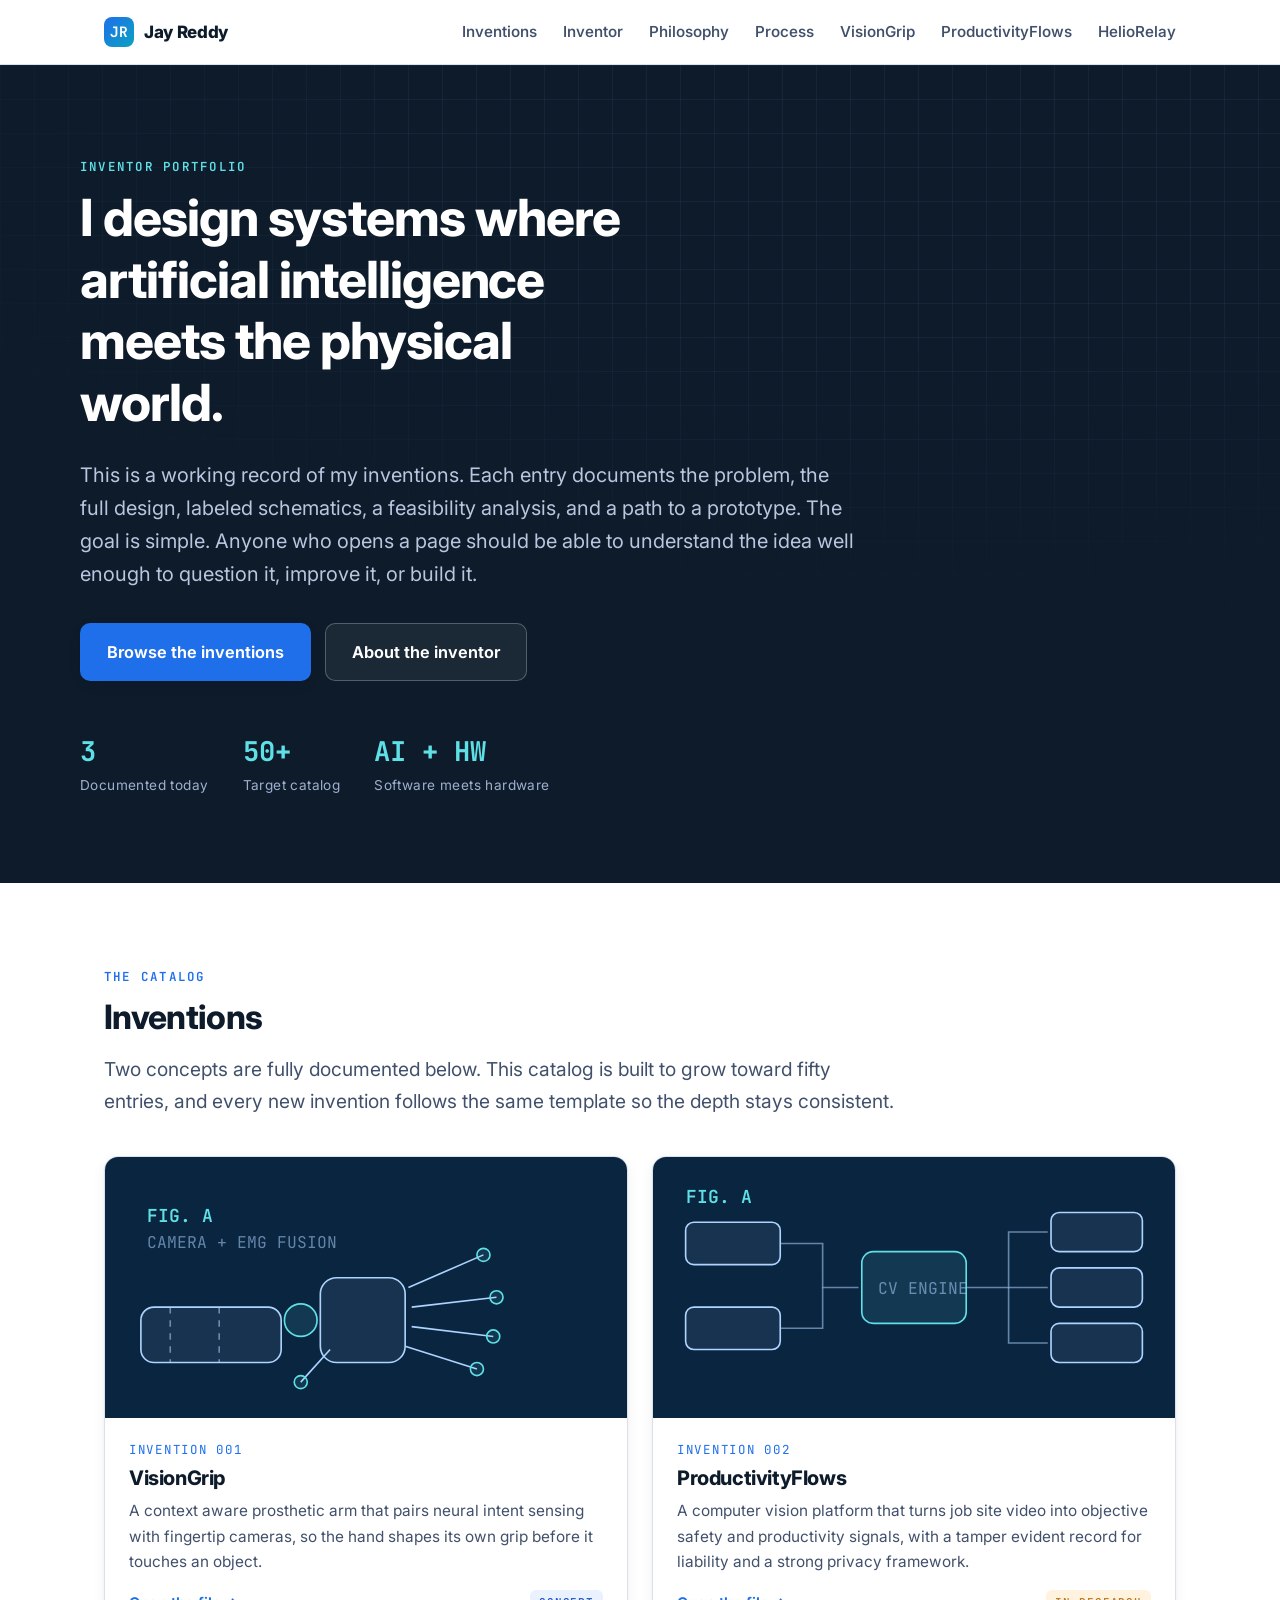
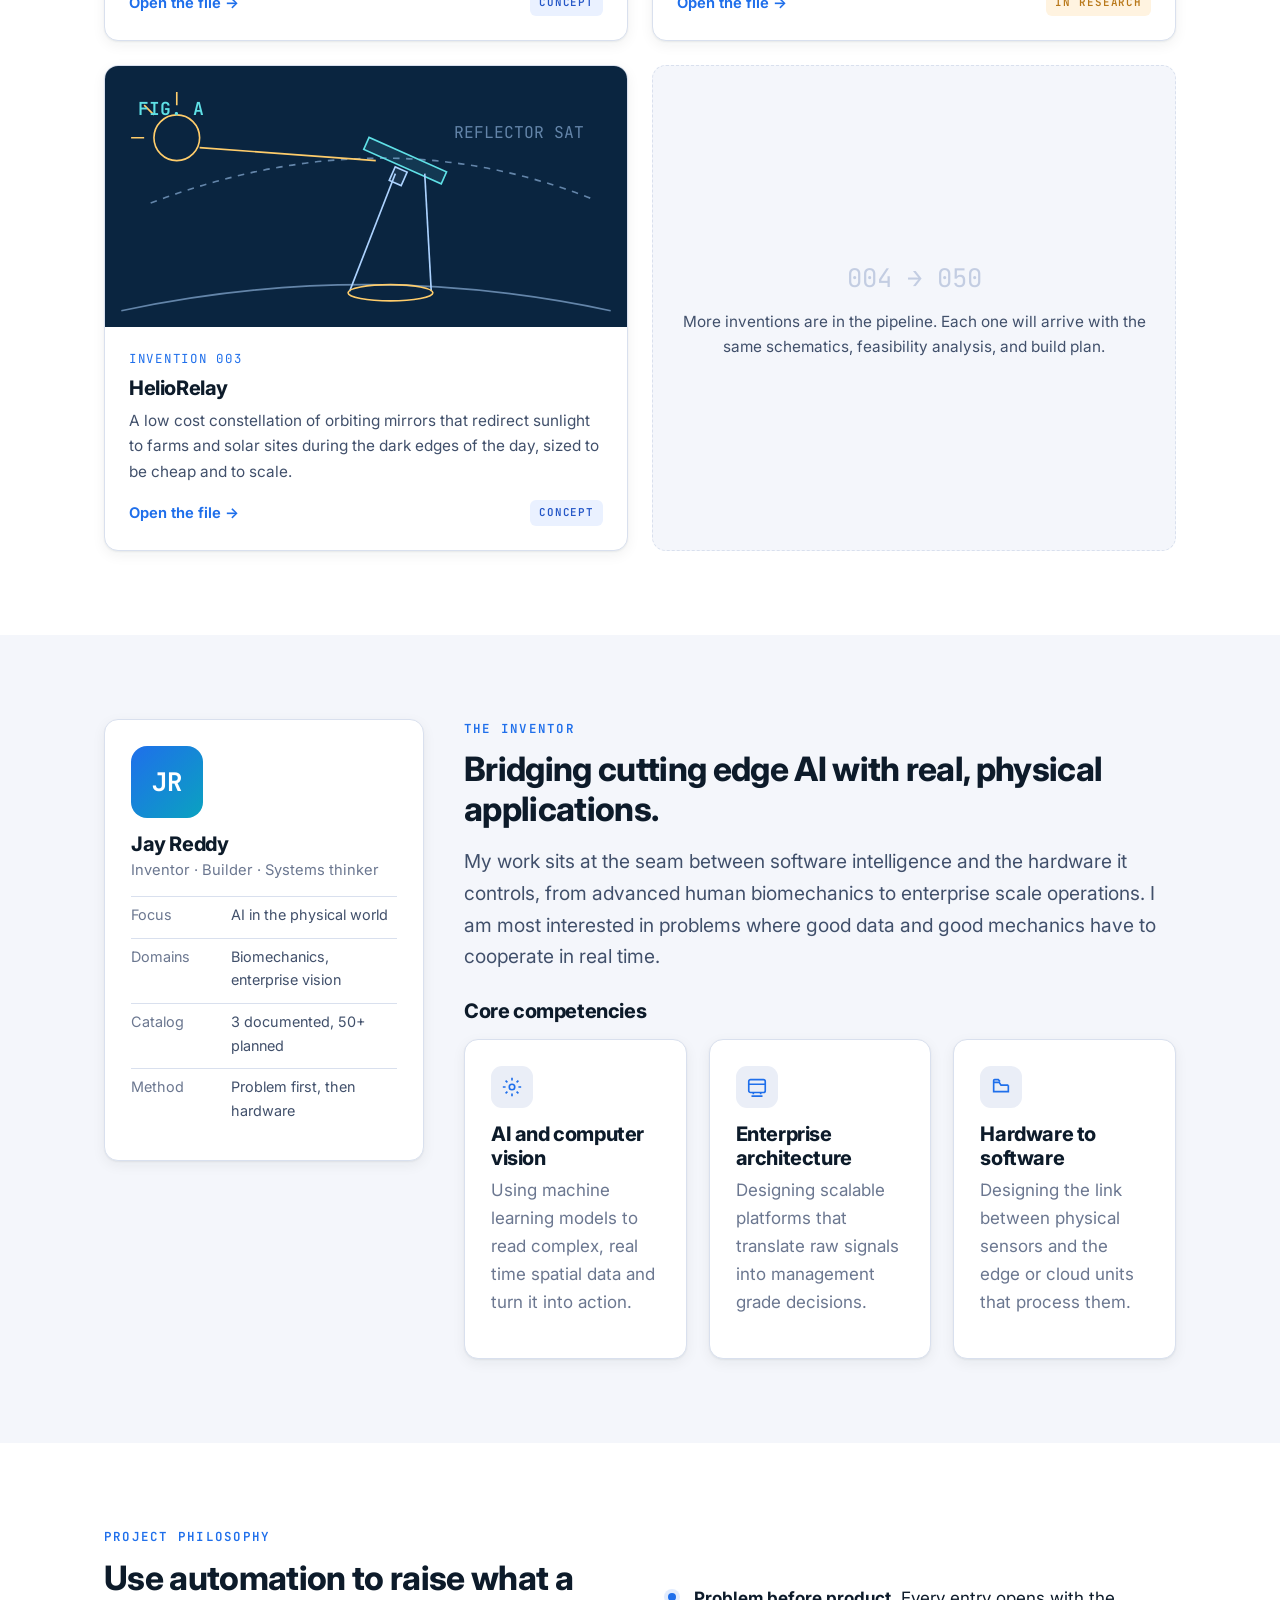
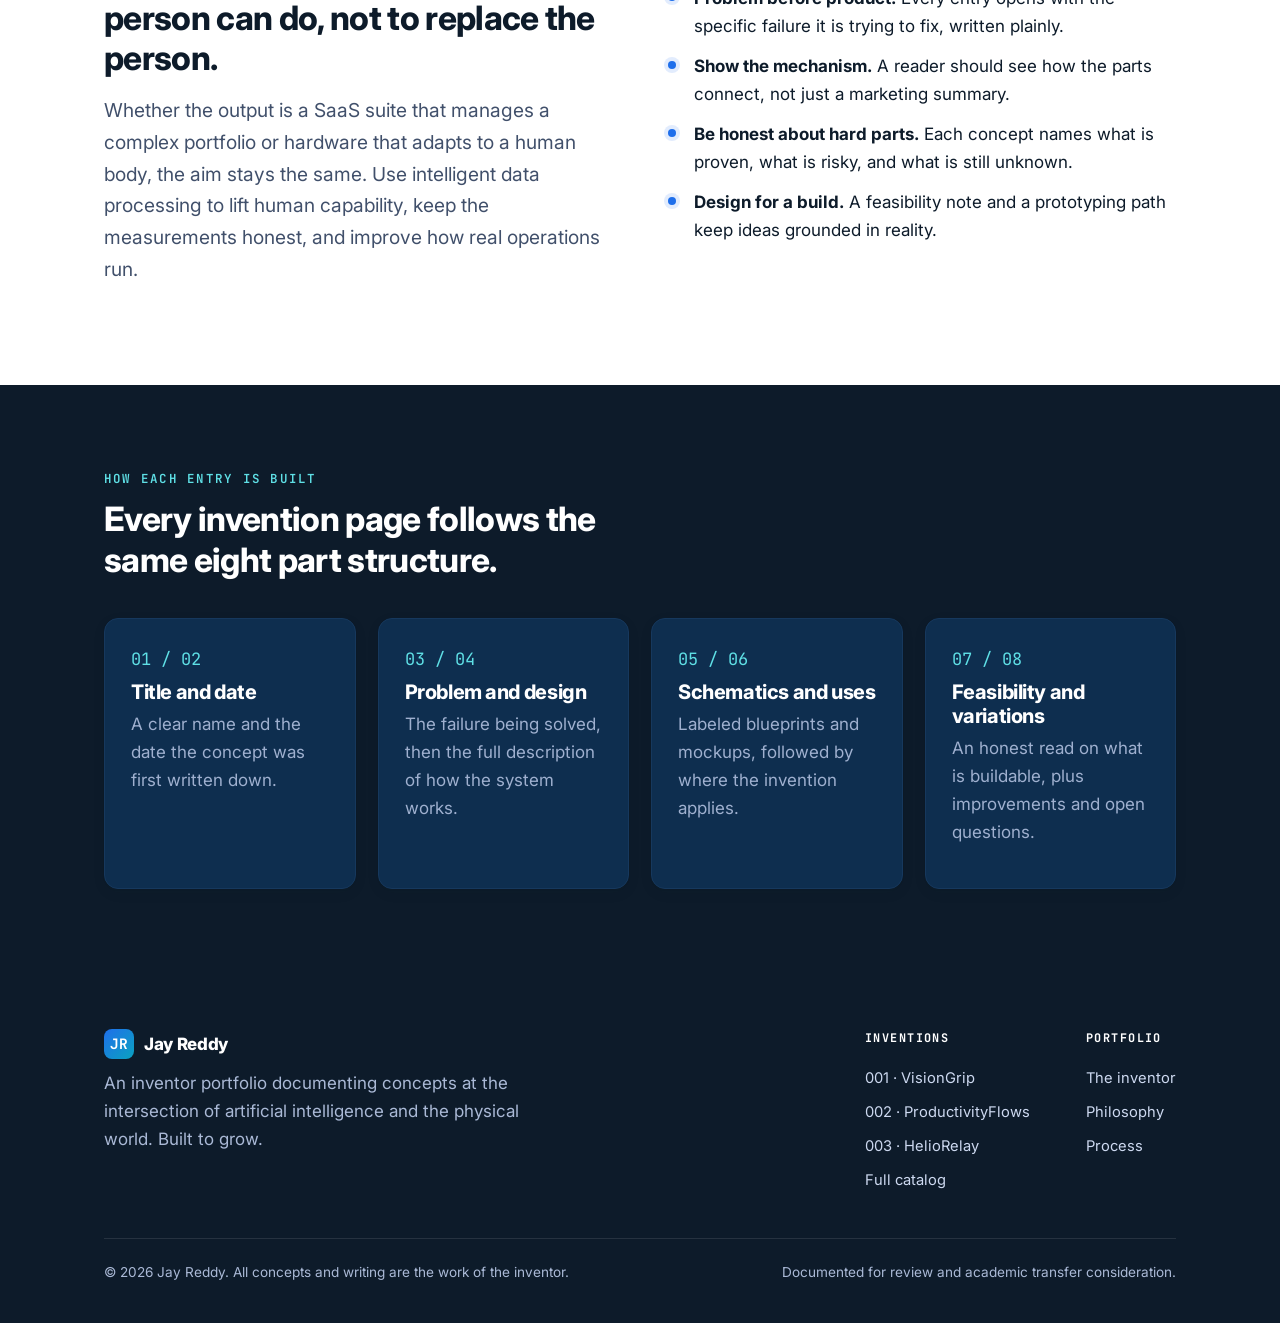
<file: index.html>
<!DOCTYPE html>
<html lang="en">
<head>
  <meta charset="UTF-8" />
  <meta name="viewport" content="width=device-width, initial-scale=1.0" />
  <title>Jay Reddy · Inventor Portfolio</title>
  <meta name="description" content="An engineering inventor portfolio by Jay Reddy. Documented concepts spanning AI-driven prosthetics and computer-vision workforce systems, each with schematics, feasibility analysis, and prototyping plans." />
  <meta name="author" content="Jay Reddy" />
  <meta property="og:title" content="Jay Reddy · Inventor Portfolio" />
  <meta property="og:description" content="Documented inventions with schematics, feasibility analysis, and prototyping plans." />
  <meta property="og:type" content="website" />
  <link rel="icon" href="data:image/svg+xml,&lt;svg xmlns='http://www.w3.org/2000/svg' viewBox='0 0 32 32'&gt;&lt;rect width='32' height='32' rx='8' fill='%231f6feb'/&gt;&lt;text x='16' y='22' font-family='monospace' font-size='16' fill='white' text-anchor='middle'&gt;JR&lt;/text&gt;&lt;/svg&gt;" />
  <link rel="preconnect" href="https://fonts.googleapis.com" />
  <link rel="preconnect" href="https://fonts.gstatic.com" crossorigin />
  <link href="https://fonts.googleapis.com/css2?family=Inter:wght@400;500;550;600;700;750;800&family=JetBrains+Mono:wght@400;500;600;700&display=swap" rel="stylesheet" />
  <link rel="stylesheet" href="assets/css/styles.css" />
</head>
<body>

  <!-- ===================== NAV ===================== -->
  <header class="nav">
    <div class="wrap nav__inner">
      <a class="brand" href="index.html">
        <span class="brand__mark">JR</span>
        <span>Jay Reddy</span>
      </a>
      <button class="nav__toggle" aria-label="Toggle menu"><span></span><span></span><span></span></button>
      <nav class="nav__links">
        <a href="#inventions">Inventions</a>
        <a href="#about">Inventor</a>
        <a href="#philosophy">Philosophy</a>
        <a href="#process">Process</a>
        <a href="inventions/visiongrip.html">VisionGrip</a>
        <a href="inventions/productivityflows.html">ProductivityFlows</a>
        <a href="inventions/helio-relay.html">HelioRelay</a>
      </nav>
    </div>
  </header>

  <!-- ===================== HERO ===================== -->
  <section class="hero">
    <div class="hero__grid" aria-hidden="true"></div>
    <div class="wrap hero__inner">
      <p class="eyebrow" style="color:var(--bp-cyan)">Inventor Portfolio</p>
      <h1>I design systems where artificial intelligence meets the physical world.</h1>
      <p class="hero__sub">
        This is a working record of my inventions. Each entry documents the problem, the full design,
        labeled schematics, a feasibility analysis, and a path to a prototype. The goal is simple. Anyone who
        opens a page should be able to understand the idea well enough to question it, improve it, or build it.
      </p>
      <div class="hero__cta">
        <a class="btn btn--primary btn--lg" href="#inventions">Browse the inventions</a>
        <a class="btn btn--ghost btn--lg" href="#about">About the inventor</a>
      </div>
      <div class="hero__stats">
        <div class="hero__stat"><div class="n">3</div><div class="l">Documented today</div></div>
        <div class="hero__stat"><div class="n">50+</div><div class="l">Target catalog</div></div>
        <div class="hero__stat"><div class="n">AI + HW</div><div class="l">Software meets hardware</div></div>
      </div>
    </div>
  </section>

  <!-- ===================== INVENTIONS ===================== -->
  <section class="section" id="inventions">
    <div class="wrap">
      <div class="section-head reveal">
        <p class="eyebrow">The Catalog</p>
        <h2>Inventions</h2>
        <p class="lead">Two concepts are fully documented below. This catalog is built to grow toward fifty entries,
          and every new invention follows the same template so the depth stays consistent.</p>
      </div>

      <div class="inv-grid">

        <!-- ===== Invention 001 ===== -->
        <a class="inv-card reveal" href="inventions/visiongrip.html">
          <div class="inv-card__art">
            <svg viewBox="0 0 320 160" role="img" aria-label="Prosthetic hand schematic thumbnail">
              <g class="bp-stroke-soft">
                <!-- forearm cavity -->
                <rect x="22" y="92" width="86" height="34" rx="8" class="bp-fill"/>
                <line x1="40" y1="92" x2="40" y2="126" class="bp-dim"/>
                <line x1="70" y1="92" x2="70" y2="126" class="bp-dim"/>
                <!-- wrist -->
                <circle cx="120" cy="100" r="10" class="bp-fill-2"/>
                <!-- palm -->
                <rect x="132" y="74" width="52" height="52" rx="10" class="bp-fill"/>
                <!-- fingers -->
                <g class="bp-stroke">
                  <line x1="186" y1="80" x2="232" y2="60"/><circle cx="232" cy="60" r="4" class="bp-fill-2"/>
                  <line x1="188" y1="92" x2="240" y2="86"/><circle cx="240" cy="86" r="4" class="bp-fill-2"/>
                  <line x1="188" y1="104" x2="238" y2="110"/><circle cx="238" cy="110" r="4" class="bp-fill-2"/>
                  <line x1="184" y1="116" x2="228" y2="130"/><circle cx="228" cy="130" r="4" class="bp-fill-2"/>
                  <line x1="138" y1="118" x2="120" y2="138"/><circle cx="120" cy="138" r="4" class="bp-fill-2"/>
                </g>
              </g>
              <text x="26" y="40" class="bp-tag">FIG. A</text>
              <text x="26" y="56" class="bp-label-sm">CAMERA + EMG FUSION</text>
            </svg>
          </div>
          <div class="inv-card__body">
            <span class="inv-card__no">INVENTION 001</span>
            <h3>VisionGrip</h3>
            <p>A context aware prosthetic arm that pairs neural intent sensing with fingertip cameras, so the
               hand shapes its own grip before it touches an object.</p>
            <div class="inv-card__foot">
              <span class="inv-card__link">Open the file &rarr;</span>
              <span class="tag tag--concept">Concept</span>
            </div>
          </div>
        </a>

        <!-- ===== Invention 002 ===== -->
        <a class="inv-card reveal" href="inventions/productivityflows.html">
          <div class="inv-card__art">
            <svg viewBox="0 0 320 160" role="img" aria-label="System architecture schematic thumbnail">
              <g>
                <!-- source nodes -->
                <rect x="20" y="40" width="58" height="26" rx="5" class="bp-fill"/>
                <rect x="20" y="92" width="58" height="26" rx="5" class="bp-fill"/>
                <!-- engine -->
                <rect x="128" y="58" width="64" height="44" rx="7" class="bp-fill-2"/>
                <!-- outputs -->
                <rect x="244" y="34" width="56" height="24" rx="5" class="bp-fill"/>
                <rect x="244" y="68" width="56" height="24" rx="5" class="bp-fill"/>
                <rect x="244" y="102" width="56" height="24" rx="5" class="bp-fill"/>
                <g class="bp-stroke-soft">
                  <path d="M78 53 H104 V80 H126"/>
                  <path d="M78 105 H104 V80"/>
                  <path d="M192 80 H218 V46 H242"/>
                  <path d="M218 80 H242"/>
                  <path d="M218 80 V114 H242"/>
                </g>
              </g>
              <text x="20" y="28" class="bp-tag">FIG. A</text>
              <text x="138" y="84" class="bp-label-sm">CV ENGINE</text>
            </svg>
          </div>
          <div class="inv-card__body">
            <span class="inv-card__no">INVENTION 002</span>
            <h3>ProductivityFlows</h3>
            <p>A computer vision platform that turns job site video into objective safety and productivity
               signals, with a tamper evident record for liability and a strong privacy framework.</p>
            <div class="inv-card__foot">
              <span class="inv-card__link">Open the file &rarr;</span>
              <span class="tag tag--research">In research</span>
            </div>
          </div>
        </a>

        <!-- ===== Invention 003 ===== -->
        <a class="inv-card reveal" href="inventions/helio-relay.html">
          <div class="inv-card__art">
            <svg viewBox="0 0 320 160" role="img" aria-label="Orbital light relay satellite schematic thumbnail">
              <!-- earth arc -->
              <path d="M10 150 Q160 118 310 150" class="bp-stroke-soft"/>
              <!-- orbit arc -->
              <path d="M28 84 Q170 30 300 82" class="bp-dim"/>
              <!-- sun -->
              <circle cx="44" cy="44" r="14" class="bp-amber" fill="rgba(255,205,107,.12)"/>
              <g class="bp-amber"><line x1="44" y1="24" x2="44" y2="16"/><line x1="24" y1="44" x2="16" y2="44"/><line x1="30" y1="30" x2="24" y2="24"/></g>
              <!-- satellite mirror -->
              <g transform="translate(184,58) rotate(24)"><rect x="-26" y="-4" width="52" height="8" class="bp-fill-2"/><rect x="-4" y="6" width="8" height="9" class="bp-fill"/></g>
              <!-- incoming sunlight -->
              <g class="bp-amber"><line x1="58" y1="50" x2="166" y2="58"/></g>
              <!-- reflected beam cone -->
              <g class="bp-stroke"><line x1="178" y1="66" x2="150" y2="138"/><line x1="196" y1="66" x2="200" y2="138"/></g>
              <ellipse cx="175" cy="139" rx="26" ry="5" class="bp-amber" fill="rgba(255,205,107,.16)"/>
              <text x="20" y="30" class="bp-tag">FIG. A</text>
              <text x="214" y="44" class="bp-label-sm">REFLECTOR SAT</text>
            </svg>
          </div>
          <div class="inv-card__body">
            <span class="inv-card__no">INVENTION 003</span>
            <h3>HelioRelay</h3>
            <p>A low cost constellation of orbiting mirrors that redirect sunlight to farms and solar sites during the
               dark edges of the day, sized to be cheap and to scale.</p>
            <div class="inv-card__foot">
              <span class="inv-card__link">Open the file &rarr;</span>
              <span class="tag tag--concept">Concept</span>
            </div>
          </div>
        </a>

        <!-- ===== Placeholder for the growing catalog ===== -->
        <div class="inv-card placeholder reveal">
          <div>
            <div style="font-family:var(--font-mono); font-size:1.6rem; color:var(--line-2)">004 &rarr; 050</div>
            <p style="margin:.6rem 0 0">More inventions are in the pipeline. Each one will arrive with the same
               schematics, feasibility analysis, and build plan.</p>
          </div>
        </div>

      </div>
    </div>
  </section>

  <!-- ===================== INVENTOR / ABOUT ===================== -->
  <section class="section section--alt" id="about">
    <div class="wrap">
      <div class="profile">
        <aside class="profile__card reveal">
          <div class="profile__avatar">JR</div>
          <h3>Jay Reddy</h3>
          <p class="profile__role">Inventor · Builder · Systems thinker</p>
          <ul class="profile__meta">
            <li><span>Focus</span> AI in the physical world</li>
            <li><span>Domains</span> Biomechanics, enterprise vision</li>
            <li><span>Catalog</span> 3 documented, 50+ planned</li>
            <li><span>Method</span> Problem first, then hardware</li>
          </ul>
        </aside>

        <div class="reveal">
          <p class="eyebrow">The Inventor</p>
          <h2>Bridging cutting edge AI with real, physical applications.</h2>
          <p class="lead">My work sits at the seam between software intelligence and the hardware it controls,
            from advanced human biomechanics to enterprise scale operations. I am most interested in problems
            where good data and good mechanics have to cooperate in real time.</p>

          <h3 style="margin-top:1.6rem">Core competencies</h3>
          <div class="grid grid-3" style="margin-top:1rem">
            <div class="card">
              <div class="icon" aria-hidden="true">
                <svg width="22" height="22" viewBox="0 0 24 24" fill="none" stroke="currentColor" stroke-width="1.8"><circle cx="12" cy="12" r="3"/><path d="M2 12h3M19 12h3M12 2v3M12 19v3M5 5l2 2M17 17l2 2M19 5l-2 2M7 17l-2 2"/></svg>
              </div>
              <h3>AI and computer vision</h3>
              <p class="muted">Using machine learning models to read complex, real time spatial data and turn it into action.</p>
            </div>
            <div class="card">
              <div class="icon" aria-hidden="true">
                <svg width="22" height="22" viewBox="0 0 24 24" fill="none" stroke="currentColor" stroke-width="1.8"><rect x="3" y="4" width="18" height="14" rx="2"/><path d="M3 9h18M8 18v2M16 18v2M6 22h12"/></svg>
              </div>
              <h3>Enterprise architecture</h3>
              <p class="muted">Designing scalable platforms that translate raw signals into management grade decisions.</p>
            </div>
            <div class="card">
              <div class="icon" aria-hidden="true">
                <svg width="22" height="22" viewBox="0 0 24 24" fill="none" stroke="currentColor" stroke-width="1.8"><path d="M4 7h6l2 3h8M4 7v10h16V10M4 7V5a1 1 0 011-1h4l2 2"/></svg>
              </div>
              <h3>Hardware to software</h3>
              <p class="muted">Designing the link between physical sensors and the edge or cloud units that process them.</p>
            </div>
          </div>
        </div>
      </div>
    </div>
  </section>

  <!-- ===================== PHILOSOPHY ===================== -->
  <section class="section" id="philosophy">
    <div class="wrap">
      <div class="grid grid-2" style="align-items:center; gap:48px">
        <div class="reveal">
          <p class="eyebrow">Project Philosophy</p>
          <h2>Use automation to raise what a person can do, not to replace the person.</h2>
          <p class="lead">Whether the output is a SaaS suite that manages a complex portfolio or hardware that
            adapts to a human body, the aim stays the same. Use intelligent data processing to lift human capability,
            keep the measurements honest, and improve how real operations run.</p>
        </div>
        <div class="reveal">
          <ul class="flist">
            <li><strong>Problem before product.</strong> Every entry opens with the specific failure it is trying to fix, written plainly.</li>
            <li><strong>Show the mechanism.</strong> A reader should see how the parts connect, not just a marketing summary.</li>
            <li><strong>Be honest about hard parts.</strong> Each concept names what is proven, what is risky, and what is still unknown.</li>
            <li><strong>Design for a build.</strong> A feasibility note and a prototyping path keep ideas grounded in reality.</li>
          </ul>
        </div>
      </div>
    </div>
  </section>

  <!-- ===================== PROCESS ===================== -->
  <section class="section section--ink" id="process">
    <div class="wrap">
      <div class="section-head reveal">
        <p class="eyebrow" style="color:var(--bp-cyan)">How each entry is built</p>
        <h2 style="max-width:24ch">Every invention page follows the same eight part structure.</h2>
      </div>
      <div class="grid grid-4 reveal">
        <div class="card" style="background:var(--bp-bg-2); border-color:#16385d; color:#cdd9f0">
          <span style="font-family:var(--font-mono); color:var(--bp-cyan)">01 / 02</span>
          <h3 style="color:#fff; margin-top:6px">Title and date</h3>
          <p style="color:#9fb0cf">A clear name and the date the concept was first written down.</p>
        </div>
        <div class="card" style="background:var(--bp-bg-2); border-color:#16385d; color:#cdd9f0">
          <span style="font-family:var(--font-mono); color:var(--bp-cyan)">03 / 04</span>
          <h3 style="color:#fff; margin-top:6px">Problem and design</h3>
          <p style="color:#9fb0cf">The failure being solved, then the full description of how the system works.</p>
        </div>
        <div class="card" style="background:var(--bp-bg-2); border-color:#16385d; color:#cdd9f0">
          <span style="font-family:var(--font-mono); color:var(--bp-cyan)">05 / 06</span>
          <h3 style="color:#fff; margin-top:6px">Schematics and uses</h3>
          <p style="color:#9fb0cf">Labeled blueprints and mockups, followed by where the invention applies.</p>
        </div>
        <div class="card" style="background:var(--bp-bg-2); border-color:#16385d; color:#cdd9f0">
          <span style="font-family:var(--font-mono); color:var(--bp-cyan)">07 / 08</span>
          <h3 style="color:#fff; margin-top:6px">Feasibility and variations</h3>
          <p style="color:#9fb0cf">An honest read on what is buildable, plus improvements and open questions.</p>
        </div>
      </div>
    </div>
  </section>

  <!-- ===================== FOOTER ===================== -->
  <footer class="footer">
    <div class="wrap">
      <div class="footer__top">
        <div class="footer__brand">
          <a class="brand" href="index.html"><span class="brand__mark">JR</span><span style="color:#fff">Jay Reddy</span></a>
          <p>An inventor portfolio documenting concepts at the intersection of artificial intelligence and the physical world. Built to grow.</p>
        </div>
        <div class="footer__cols">
          <div class="footer__col">
            <h5>Inventions</h5>
            <a href="inventions/visiongrip.html">001 · VisionGrip</a>
            <a href="inventions/productivityflows.html">002 · ProductivityFlows</a>
            <a href="inventions/helio-relay.html">003 · HelioRelay</a>
            <a href="#inventions">Full catalog</a>
          </div>
          <div class="footer__col">
            <h5>Portfolio</h5>
            <a href="#about">The inventor</a>
            <a href="#philosophy">Philosophy</a>
            <a href="#process">Process</a>
          </div>
        </div>
      </div>
      <div class="footer__bottom">
        <span>&copy; <span data-year>2026</span> Jay Reddy. All concepts and writing are the work of the inventor.</span>
        <span>Documented for review and academic transfer consideration.</span>
      </div>
    </div>
  </footer>

  <script src="assets/js/main.js"></script>
</body>
</html>
</file>
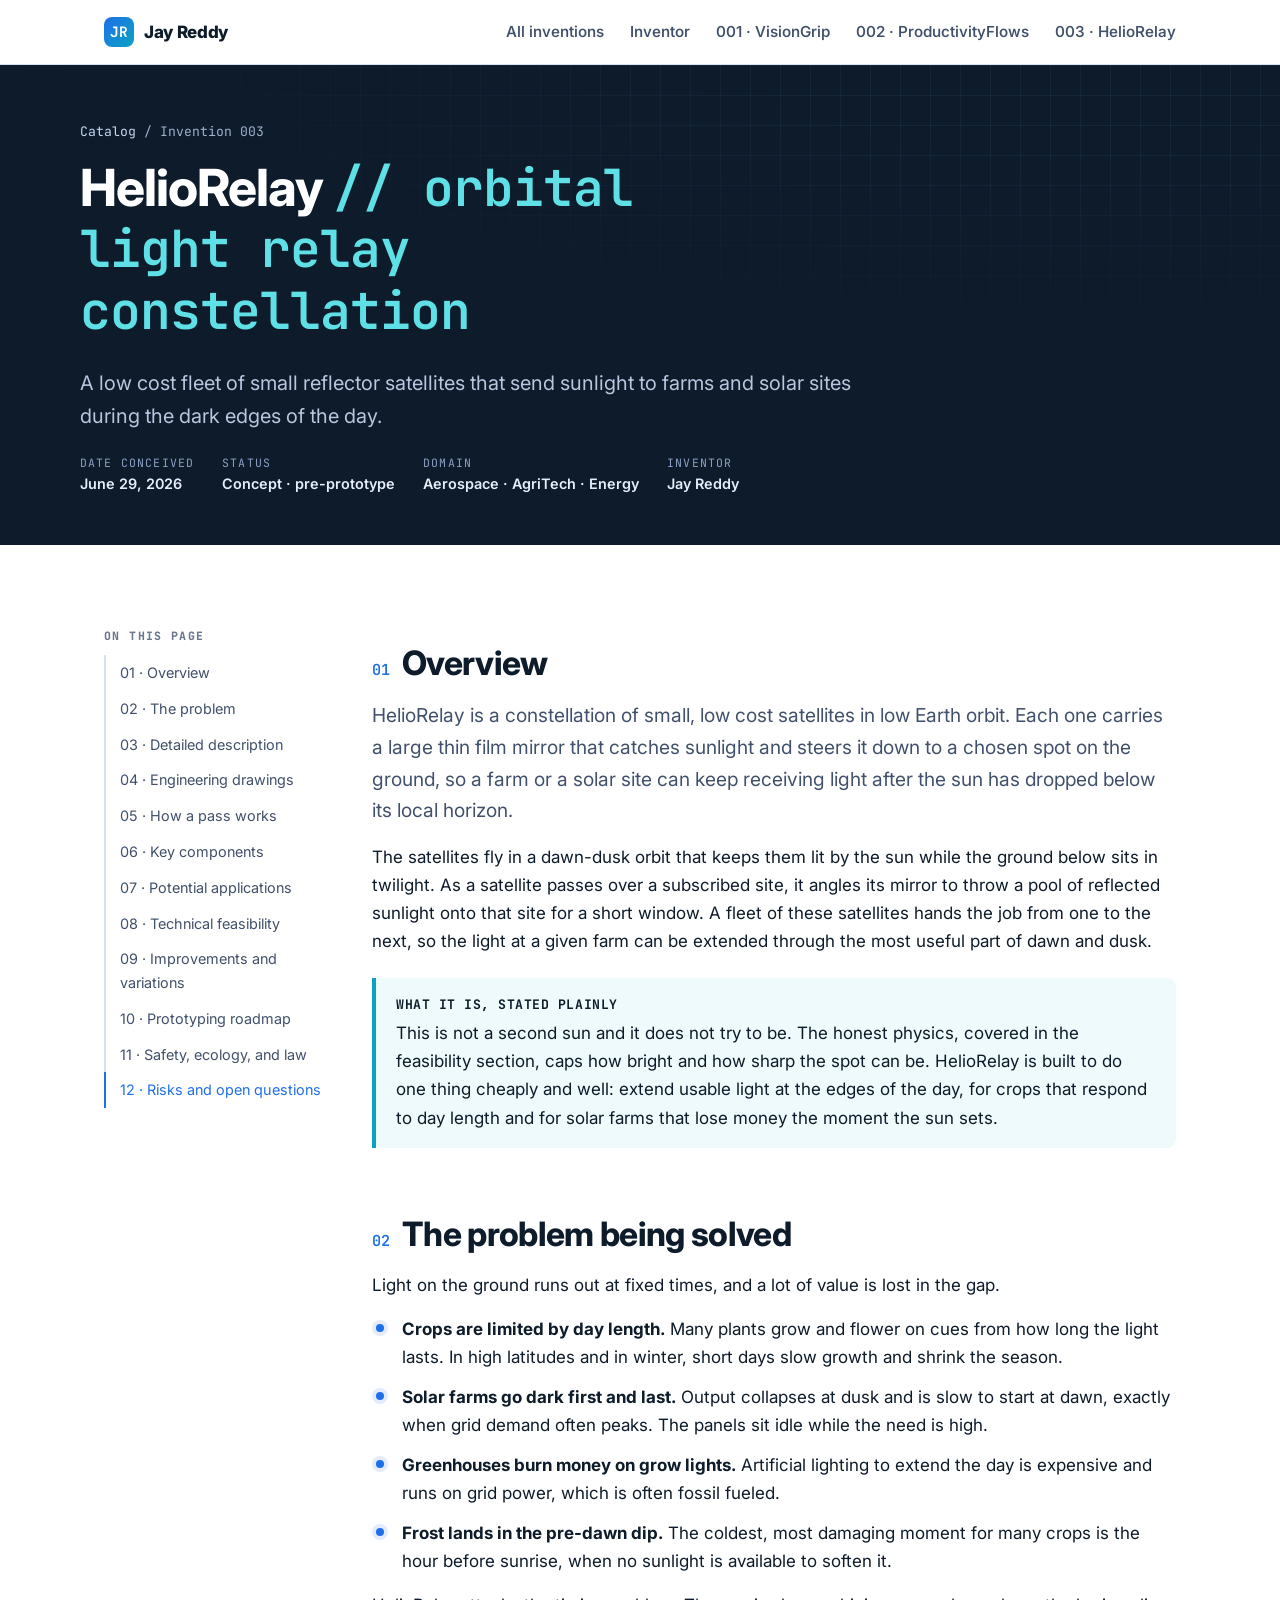
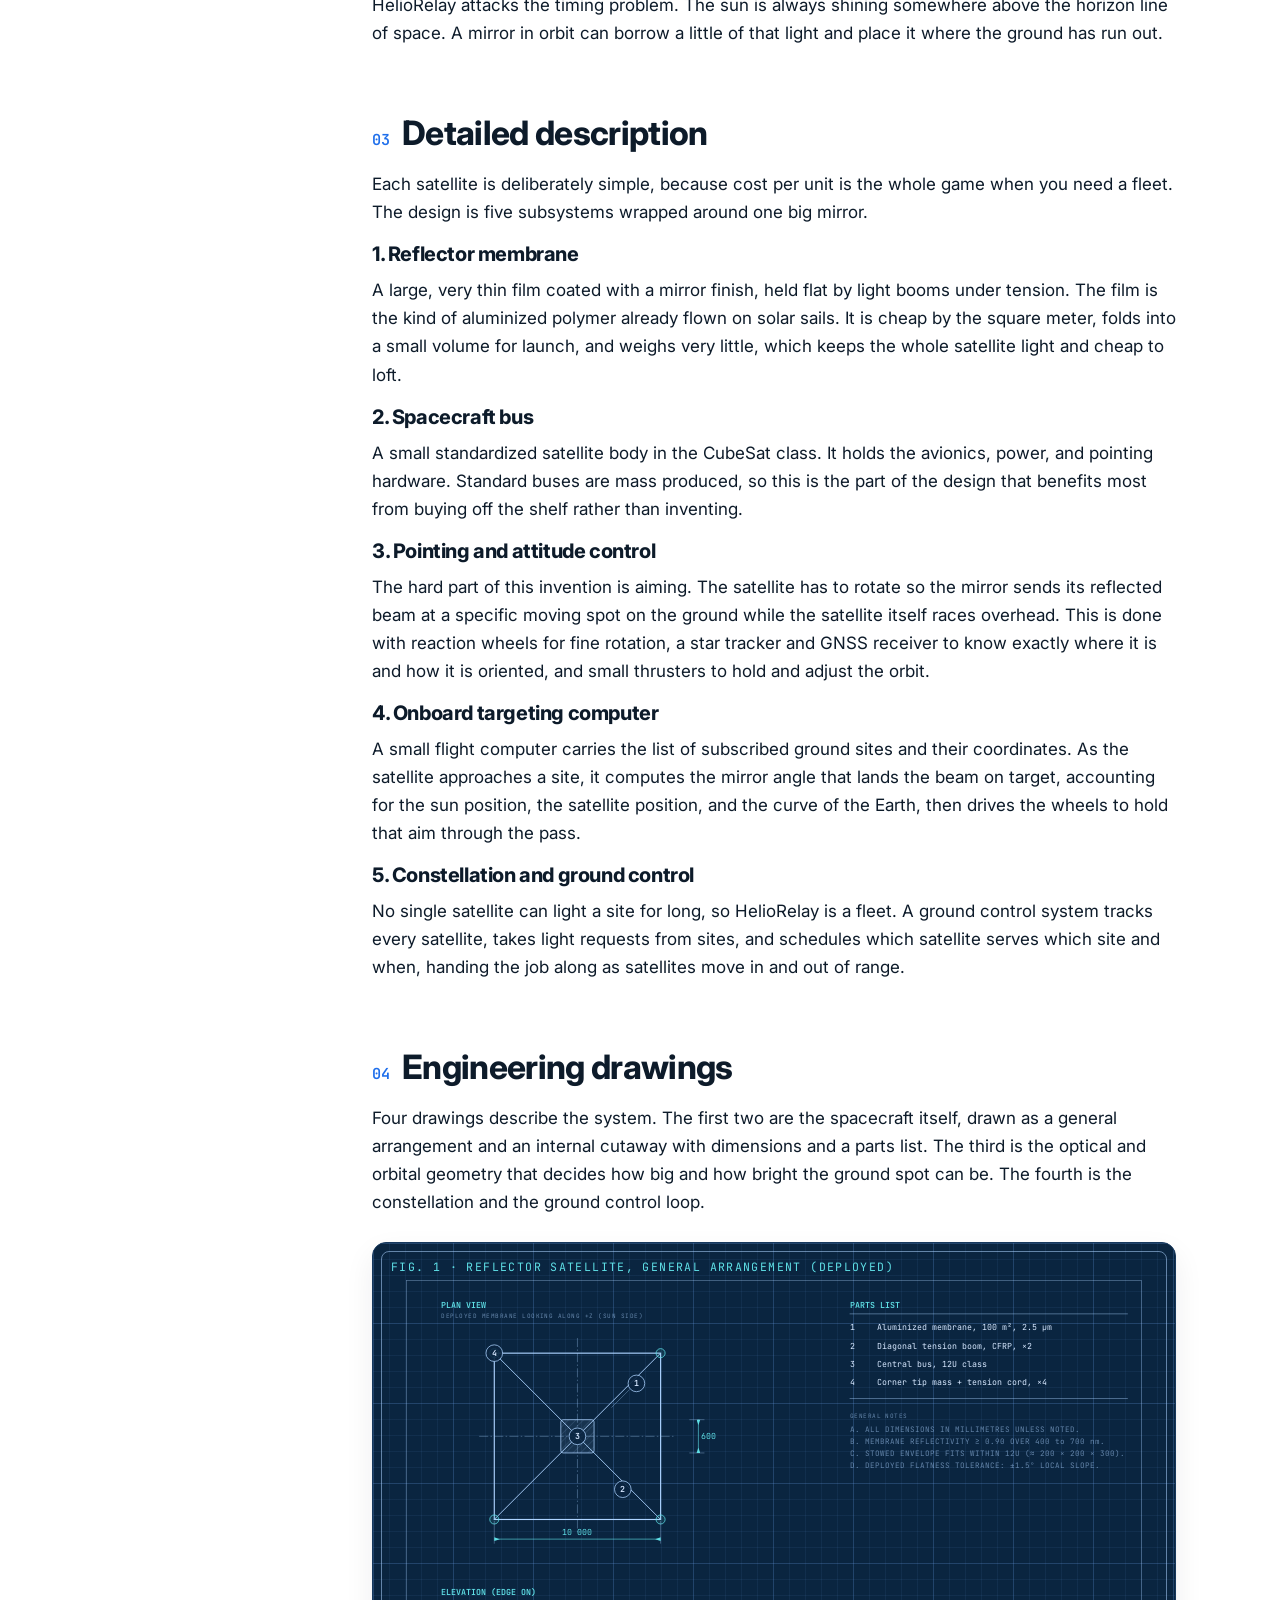
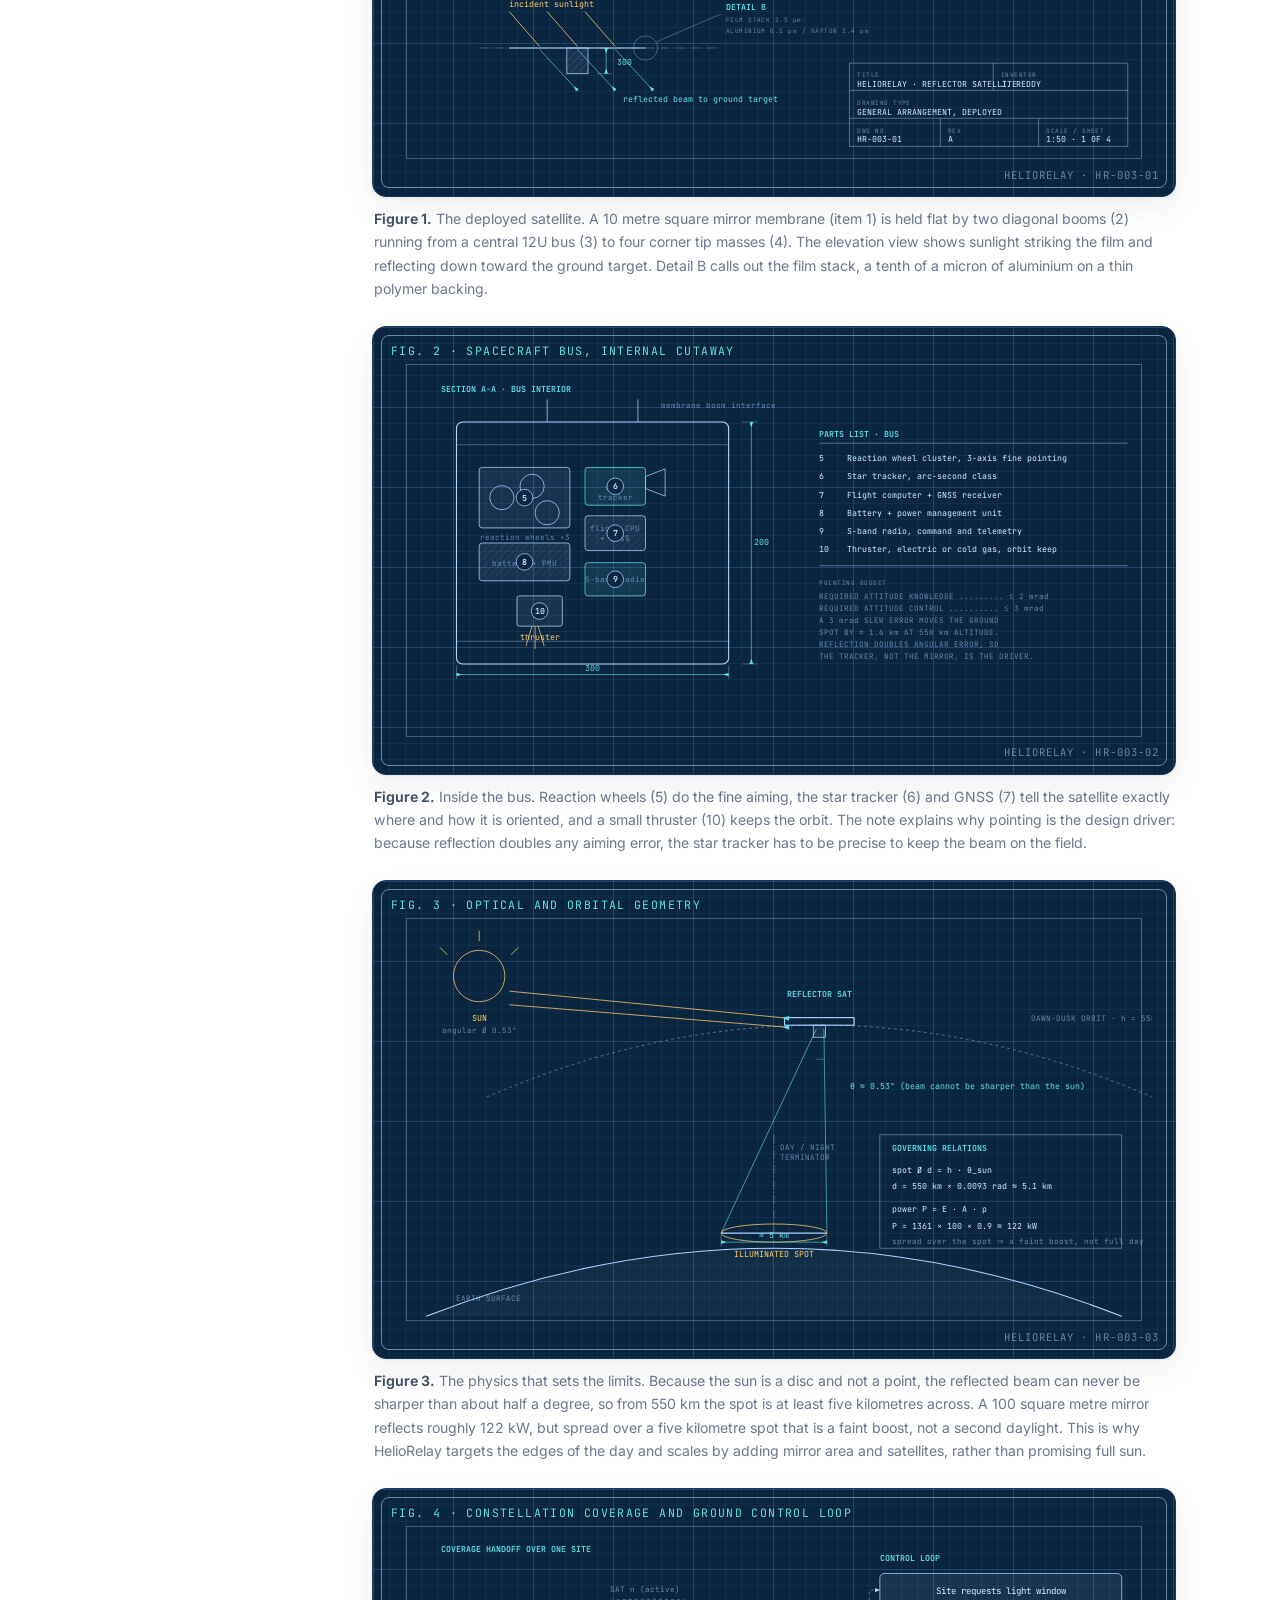
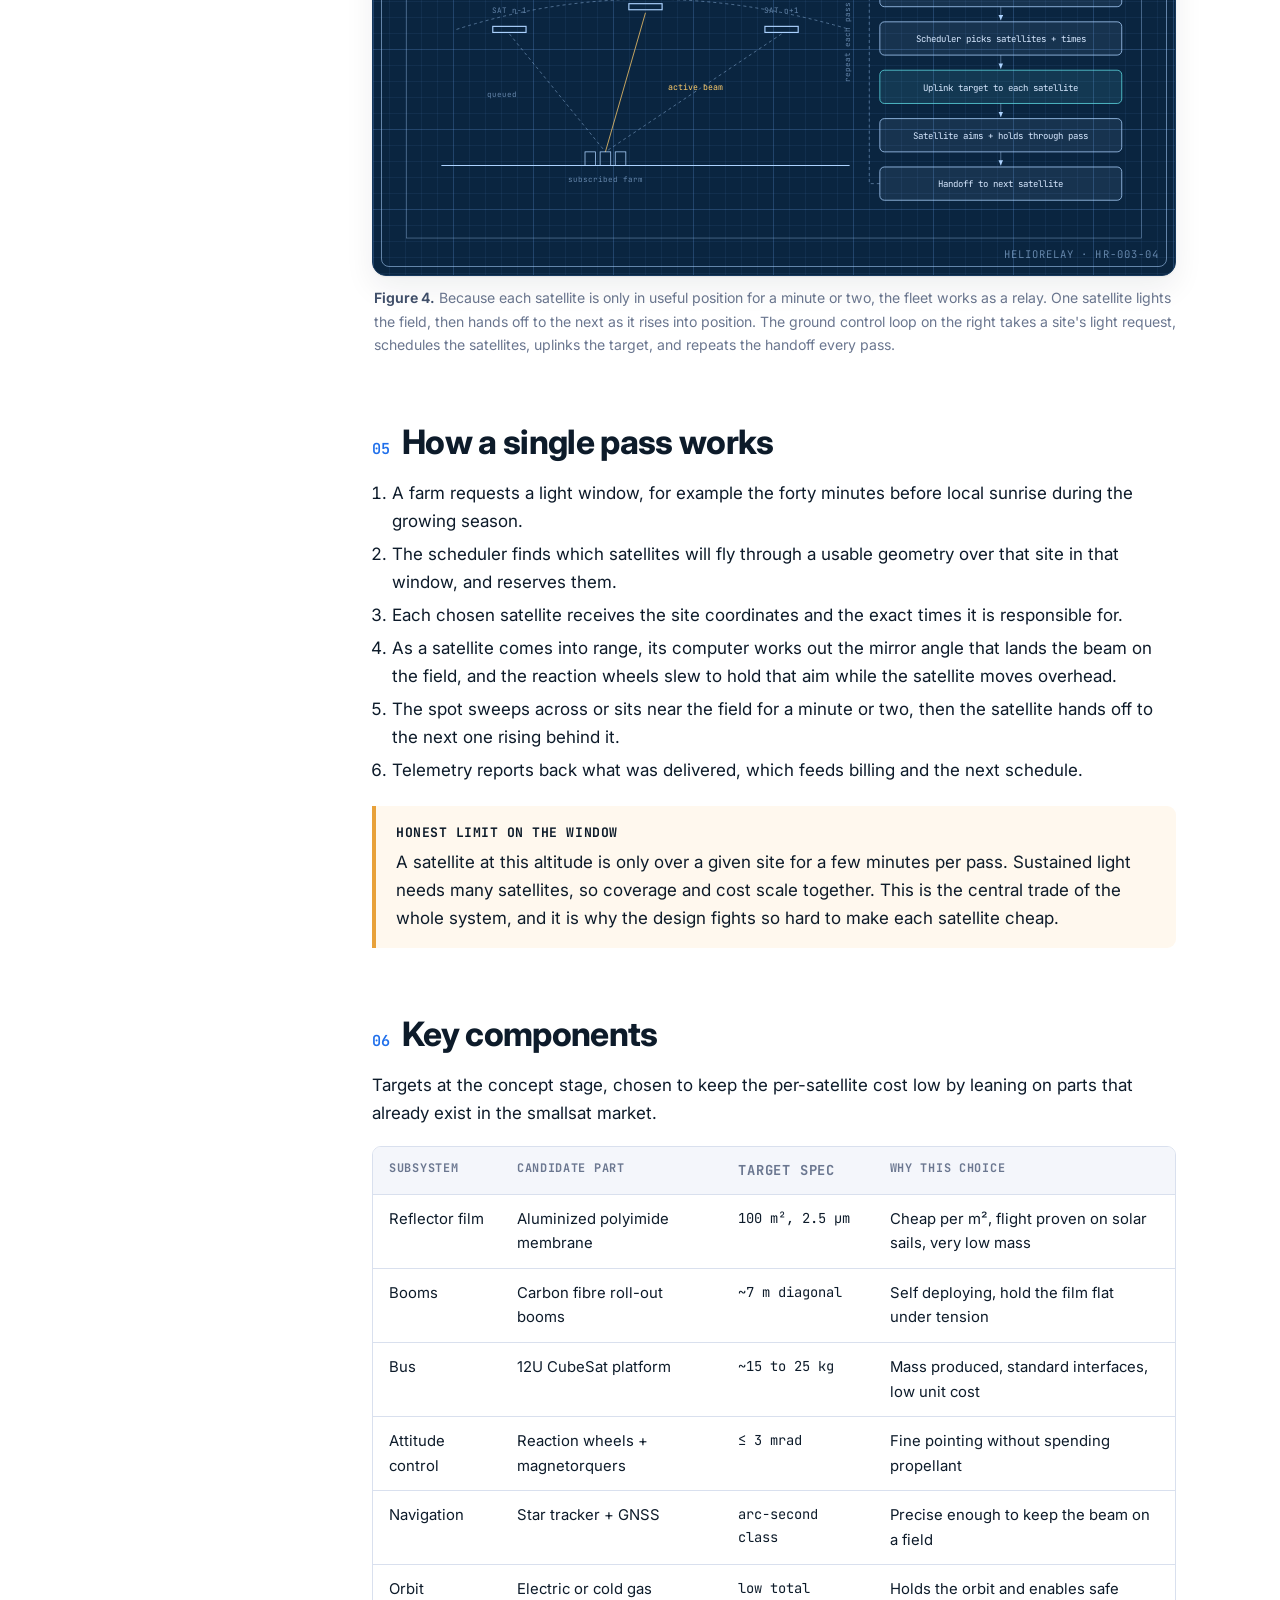
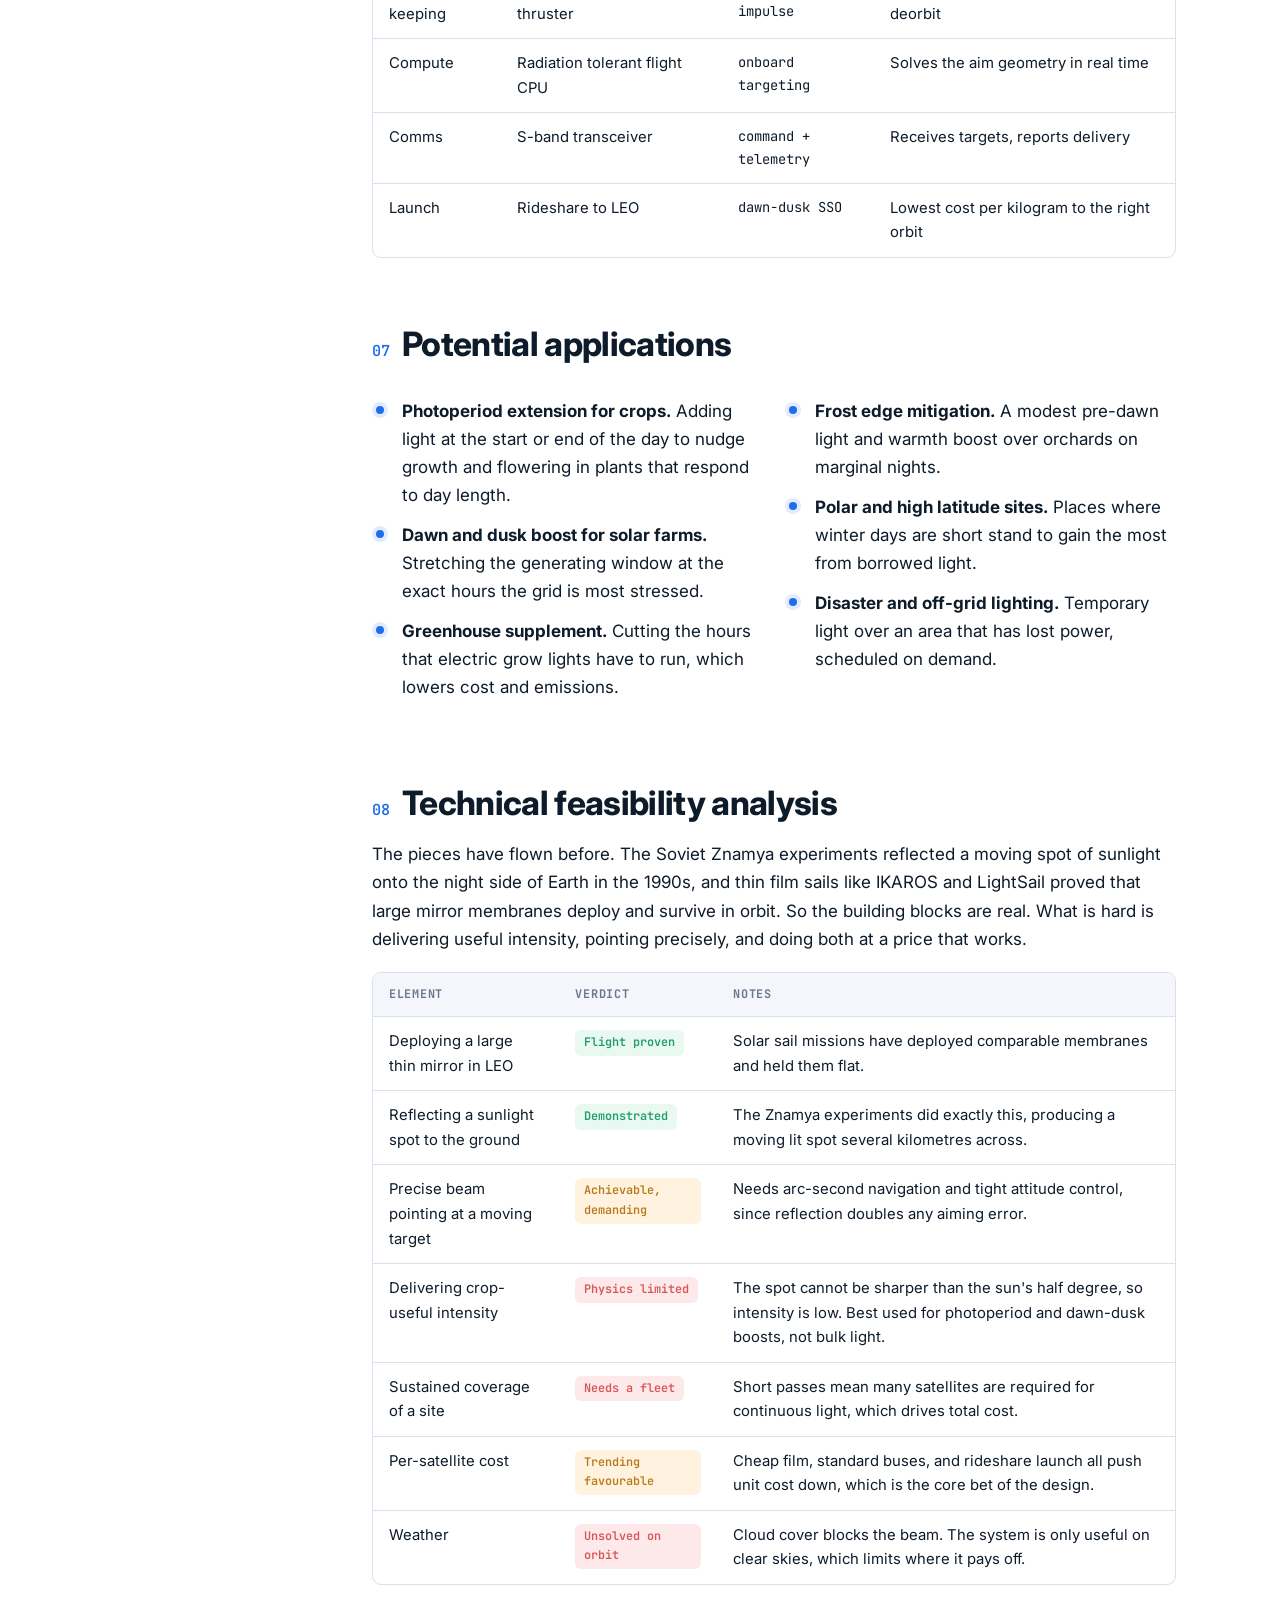
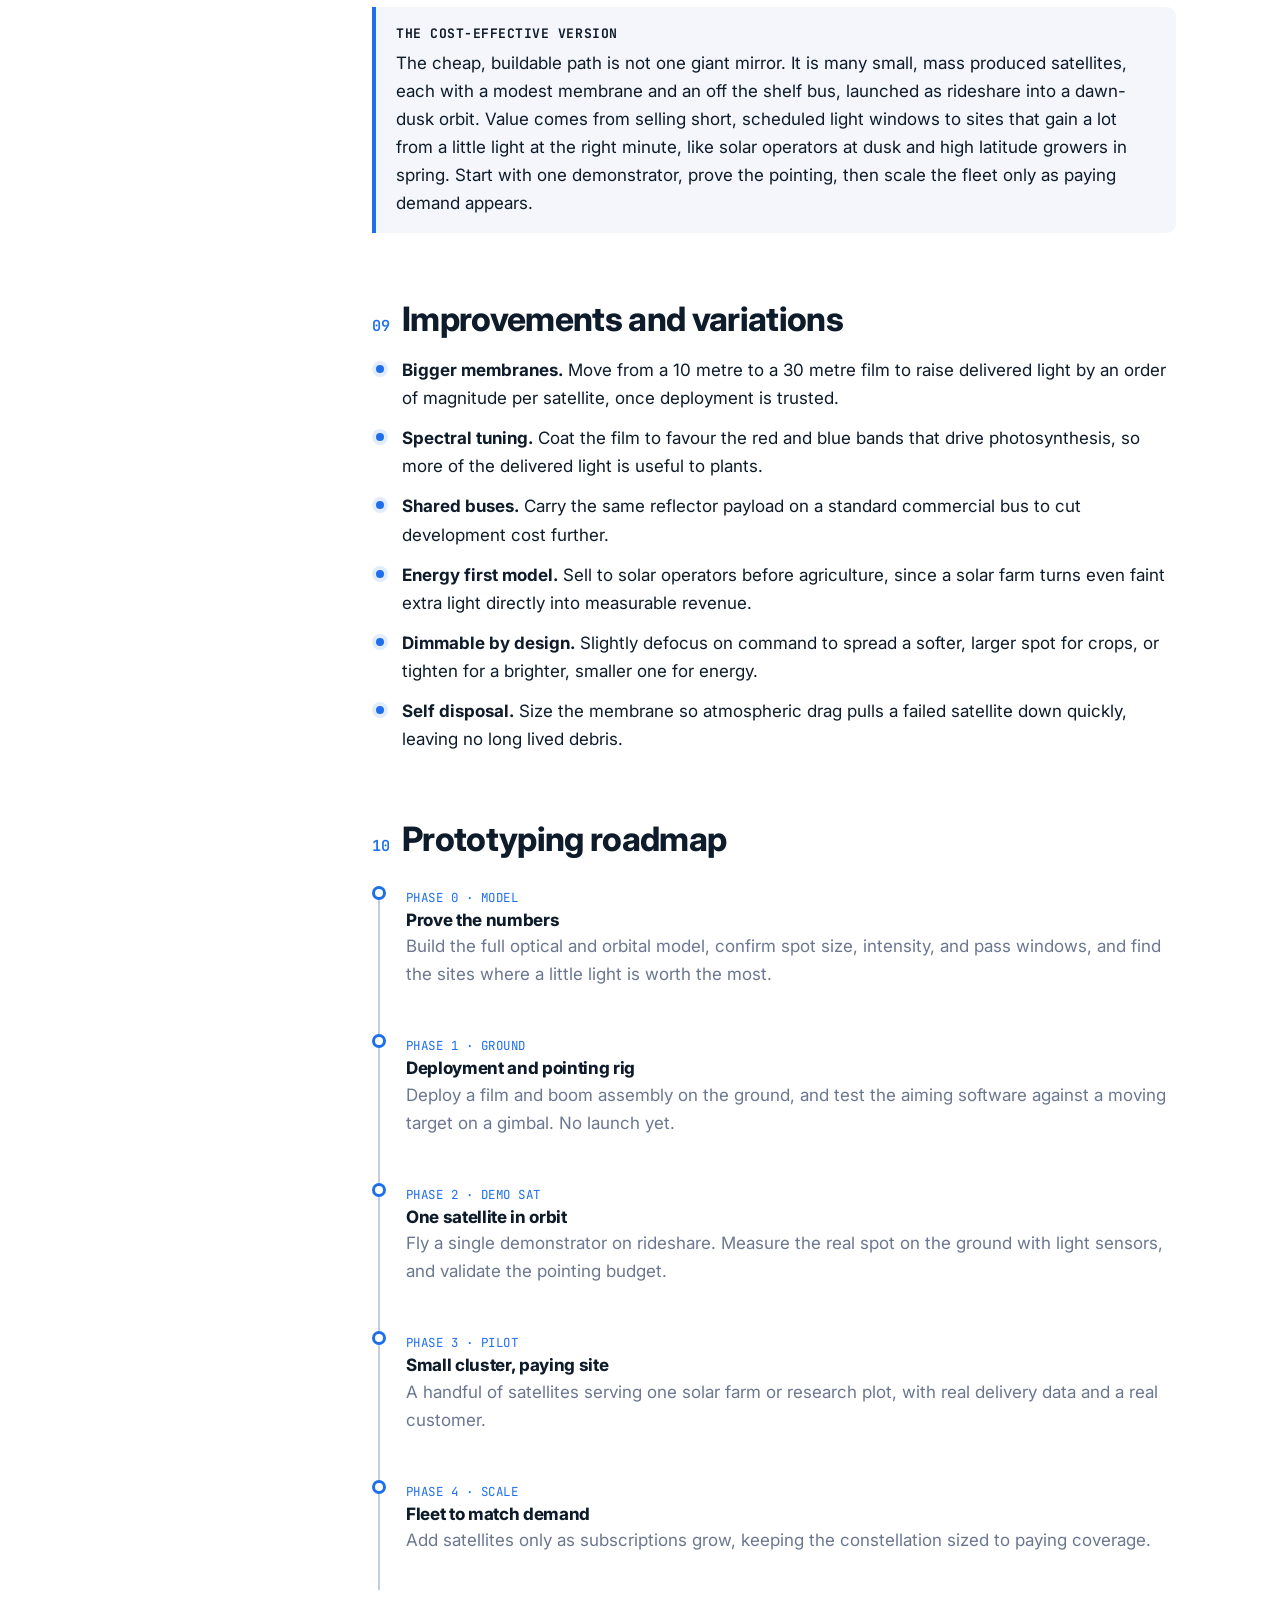
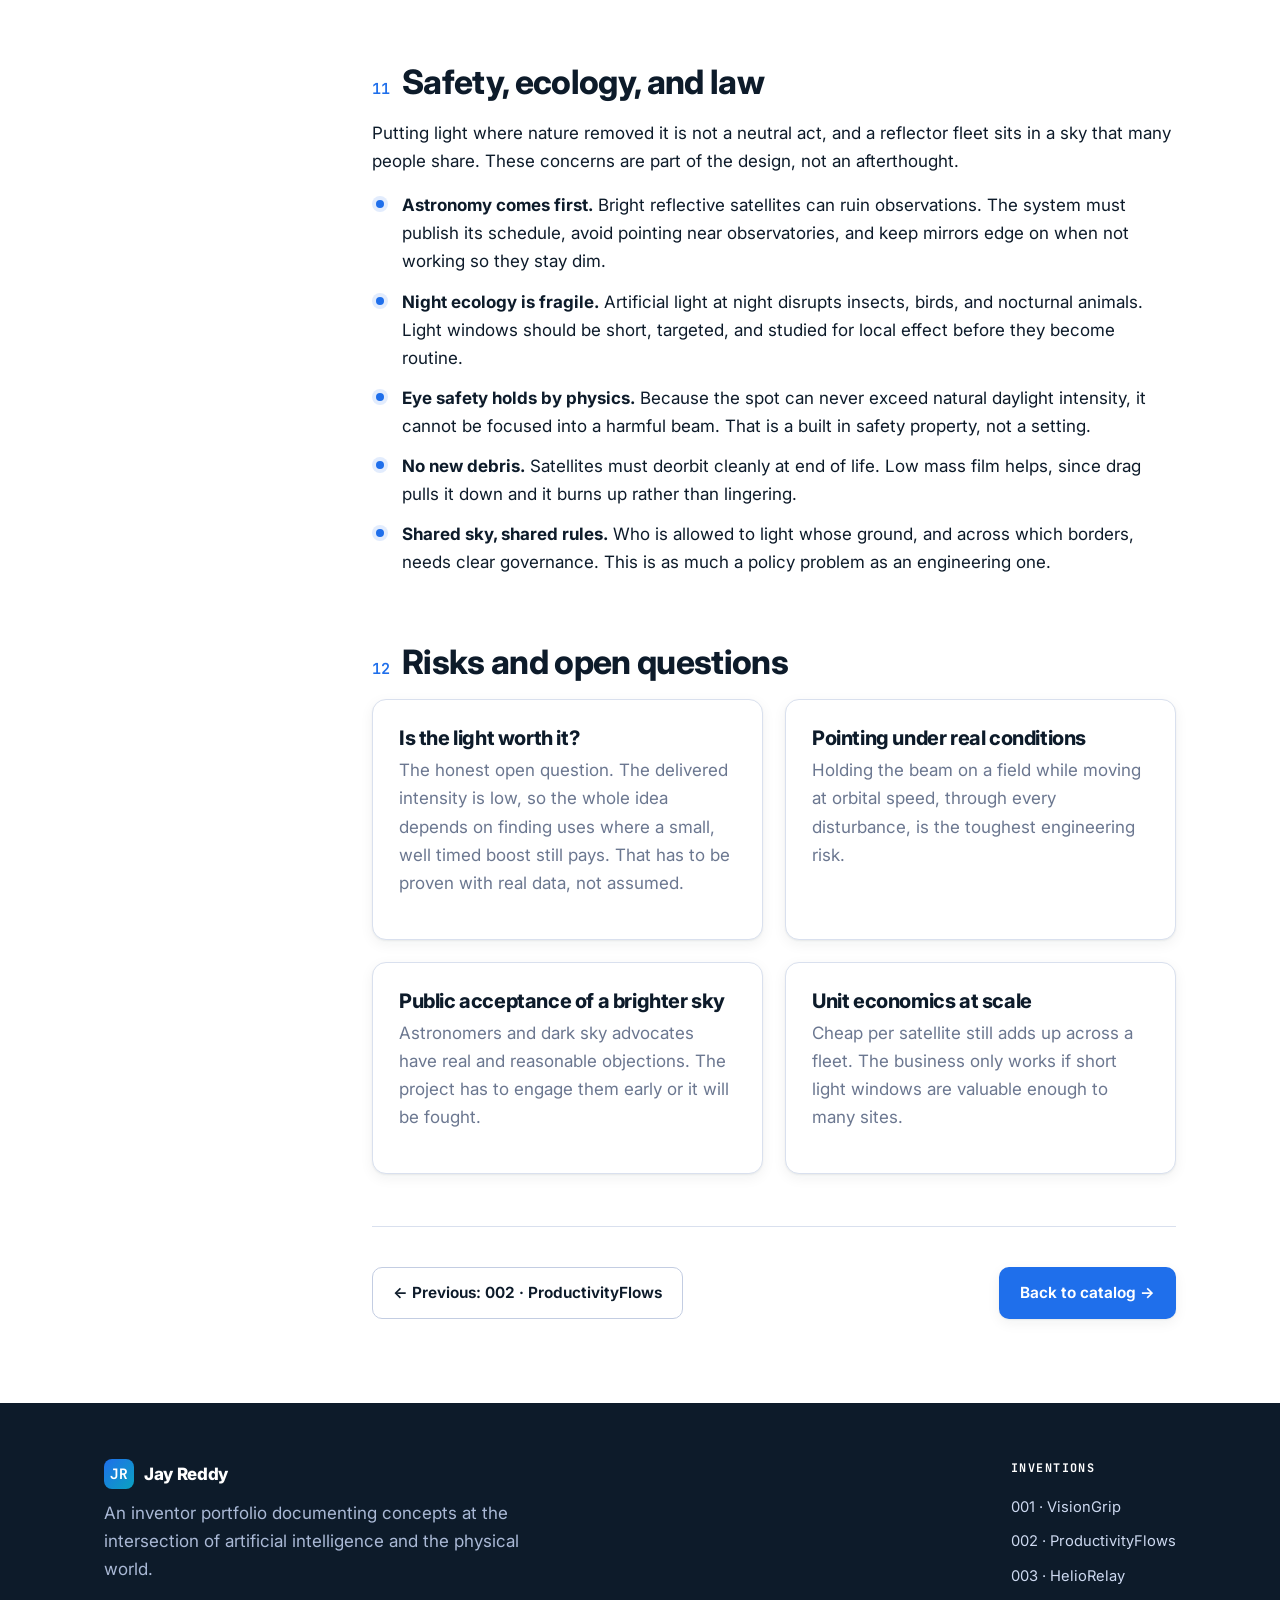
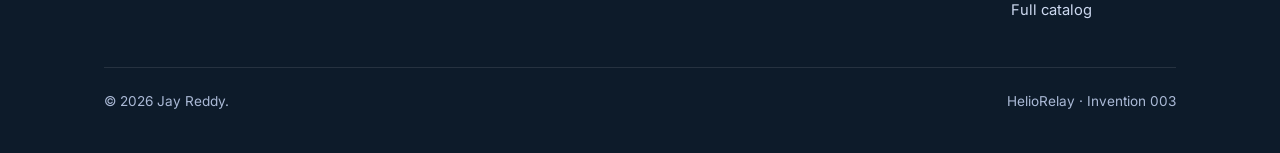
<file: inventions/helio-relay.html>
<!DOCTYPE html>
<html lang="en">
<head>
  <meta charset="UTF-8" />
  <meta name="viewport" content="width=device-width, initial-scale=1.0" />
  <title>HelioRelay · Invention 003 · Jay Reddy</title>
  <meta name="description" content="HelioRelay is a low cost constellation of low Earth orbit reflector satellites that redirect sunlight to farms and solar sites during dawn and dusk. Full design, detailed engineering drawings, honest feasibility analysis, and a prototyping plan." />
  <link rel="icon" href="data:image/svg+xml,&lt;svg xmlns='http://www.w3.org/2000/svg' viewBox='0 0 32 32'&gt;&lt;rect width='32' height='32' rx='8' fill='%231f6feb'/&gt;&lt;text x='16' y='22' font-family='monospace' font-size='16' fill='white' text-anchor='middle'&gt;JR&lt;/text&gt;&lt;/svg&gt;" />
  <link rel="preconnect" href="https://fonts.googleapis.com" />
  <link rel="preconnect" href="https://fonts.gstatic.com" crossorigin />
  <link href="https://fonts.googleapis.com/css2?family=Inter:wght@400;500;550;600;700;750;800&family=JetBrains+Mono:wght@400;500;600;700&display=swap" rel="stylesheet" />
  <link rel="stylesheet" href="../assets/css/styles.css" />
</head>
<body>

  <!-- ===================== NAV ===================== -->
  <header class="nav">
    <div class="wrap nav__inner">
      <a class="brand" href="../index.html"><span class="brand__mark">JR</span><span>Jay Reddy</span></a>
      <button class="nav__toggle" aria-label="Toggle menu"><span></span><span></span><span></span></button>
      <nav class="nav__links">
        <a href="../index.html#inventions">All inventions</a>
        <a href="../index.html#about">Inventor</a>
        <a href="visiongrip.html">001 · VisionGrip</a>
        <a href="productivityflows.html">002 · ProductivityFlows</a>
        <a href="helio-relay.html">003 · HelioRelay</a>
      </nav>
    </div>
  </header>

  <!-- ===================== HEADER ===================== -->
  <section class="inv-header">
    <div class="inv-header__grid" aria-hidden="true"></div>
    <div class="wrap inv-header__inner">
      <div class="breadcrumb"><a href="../index.html">Catalog</a> / Invention 003</div>
      <h1>HelioRelay <span class="codename">// orbital light relay constellation</span></h1>
      <p class="hero__sub" style="margin-top:.6rem">A low cost fleet of small reflector satellites that send sunlight to farms and solar sites during the dark edges of the day.</p>
      <div class="inv-meta">
        <div><div class="k">Date conceived</div><div class="v">June 29, 2026</div></div>
        <div><div class="k">Status</div><div class="v">Concept · pre-prototype</div></div>
        <div><div class="k">Domain</div><div class="v">Aerospace · AgriTech · Energy</div></div>
        <div><div class="k">Inventor</div><div class="v">Jay Reddy</div></div>
      </div>
    </div>
  </section>

  <!-- ===================== DOC ===================== -->
  <div class="section">
    <div class="wrap doc">

      <!-- TOC -->
      <aside class="toc">
        <h4>On this page</h4>
        <ol>
          <li><a href="#overview">01 · Overview</a></li>
          <li><a href="#problem">02 · The problem</a></li>
          <li><a href="#description">03 · Detailed description</a></li>
          <li><a href="#schematics">04 · Engineering drawings</a></li>
          <li><a href="#operation">05 · How a pass works</a></li>
          <li><a href="#components">06 · Key components</a></li>
          <li><a href="#applications">07 · Potential applications</a></li>
          <li><a href="#feasibility">08 · Technical feasibility</a></li>
          <li><a href="#variations">09 · Improvements and variations</a></li>
          <li><a href="#roadmap">10 · Prototyping roadmap</a></li>
          <li><a href="#ethics">11 · Safety, ecology, and law</a></li>
          <li><a href="#risks">12 · Risks and open questions</a></li>
        </ol>
      </aside>

      <!-- BODY -->
      <div class="doc__body">

        <!-- 01 Overview -->
        <section id="overview" class="reveal">
          <h2 data-no="01">Overview</h2>
          <p class="lead">HelioRelay is a constellation of small, low cost satellites in low Earth orbit. Each one
            carries a large thin film mirror that catches sunlight and steers it down to a chosen spot on the ground,
            so a farm or a solar site can keep receiving light after the sun has dropped below its local horizon.</p>
          <p>The satellites fly in a dawn-dusk orbit that keeps them lit by the sun while the ground below sits in
            twilight. As a satellite passes over a subscribed site, it angles its mirror to throw a pool of reflected
            sunlight onto that site for a short window. A fleet of these satellites hands the job from one to the next,
            so the light at a given farm can be extended through the most useful part of dawn and dusk.</p>
          <div class="callout callout--note">
            <strong>What it is, stated plainly</strong>
            <p>This is not a second sun and it does not try to be. The honest physics, covered in the feasibility
              section, caps how bright and how sharp the spot can be. HelioRelay is built to do one thing cheaply and
              well: extend usable light at the edges of the day, for crops that respond to day length and for solar
              farms that lose money the moment the sun sets.</p>
          </div>
        </section>

        <!-- 02 Problem -->
        <section id="problem" class="reveal">
          <h2 data-no="02">The problem being solved</h2>
          <p>Light on the ground runs out at fixed times, and a lot of value is lost in the gap.</p>
          <ul class="flist">
            <li><strong>Crops are limited by day length.</strong> Many plants grow and flower on cues from how long the light lasts. In high latitudes and in winter, short days slow growth and shrink the season.</li>
            <li><strong>Solar farms go dark first and last.</strong> Output collapses at dusk and is slow to start at dawn, exactly when grid demand often peaks. The panels sit idle while the need is high.</li>
            <li><strong>Greenhouses burn money on grow lights.</strong> Artificial lighting to extend the day is expensive and runs on grid power, which is often fossil fueled.</li>
            <li><strong>Frost lands in the pre-dawn dip.</strong> The coldest, most damaging moment for many crops is the hour before sunrise, when no sunlight is available to soften it.</li>
          </ul>
          <p>HelioRelay attacks the timing problem. The sun is always shining somewhere above the horizon line of
            space. A mirror in orbit can borrow a little of that light and place it where the ground has run out.</p>
        </section>

        <!-- 03 Description -->
        <section id="description" class="reveal">
          <h2 data-no="03">Detailed description</h2>
          <p>Each satellite is deliberately simple, because cost per unit is the whole game when you need a fleet. The
            design is five subsystems wrapped around one big mirror.</p>

          <h3>1. Reflector membrane</h3>
          <p>A large, very thin film coated with a mirror finish, held flat by light booms under tension. The film is
            the kind of aluminized polymer already flown on solar sails. It is cheap by the square meter, folds into a
            small volume for launch, and weighs very little, which keeps the whole satellite light and cheap to loft.</p>

          <h3>2. Spacecraft bus</h3>
          <p>A small standardized satellite body in the CubeSat class. It holds the avionics, power, and pointing
            hardware. Standard buses are mass produced, so this is the part of the design that benefits most from
            buying off the shelf rather than inventing.</p>

          <h3>3. Pointing and attitude control</h3>
          <p>The hard part of this invention is aiming. The satellite has to rotate so the mirror sends its reflected
            beam at a specific moving spot on the ground while the satellite itself races overhead. This is done with
            reaction wheels for fine rotation, a star tracker and GNSS receiver to know exactly where it is and how it
            is oriented, and small thrusters to hold and adjust the orbit.</p>

          <h3>4. Onboard targeting computer</h3>
          <p>A small flight computer carries the list of subscribed ground sites and their coordinates. As the
            satellite approaches a site, it computes the mirror angle that lands the beam on target, accounting for the
            sun position, the satellite position, and the curve of the Earth, then drives the wheels to hold that aim
            through the pass.</p>

          <h3>5. Constellation and ground control</h3>
          <p>No single satellite can light a site for long, so HelioRelay is a fleet. A ground control system tracks
            every satellite, takes light requests from sites, and schedules which satellite serves which site and when,
            handing the job along as satellites move in and out of range.</p>
        </section>

        <!-- 04 Engineering drawings -->
        <section id="schematics" class="reveal">
          <h2 data-no="04">Engineering drawings</h2>
          <p>Four drawings describe the system. The first two are the spacecraft itself, drawn as a general
            arrangement and an internal cutaway with dimensions and a parts list. The third is the optical and orbital
            geometry that decides how big and how bright the ground spot can be. The fourth is the constellation and
            the ground control loop.</p>

          <!-- FIGURE 1 : general arrangement -->
          <figure class="figure">
            <div class="blueprint">
              <div class="blueprint__title">Fig. 1 · Reflector satellite, general arrangement (deployed)</div>
              <div class="blueprint__frame">
                <svg viewBox="0 0 1000 660" role="img" aria-label="General arrangement engineering drawing of the HelioRelay reflector satellite, deployed, with plan and elevation views, dimension lines, item balloons, and a title block">
                  <defs>
                    <marker id="dimA" markerWidth="11" markerHeight="9" refX="9" refY="3" orient="auto-start-reverse"><path d="M0 3 L9 0 L9 6 Z" fill="#5fe0e6"/></marker>
                    <pattern id="hatchA" width="7" height="7" patternTransform="rotate(45)" patternUnits="userSpaceOnUse"><line x1="0" y1="0" x2="0" y2="7" stroke="#add3ff" stroke-width="0.6" opacity="0.5"/></pattern>
                  </defs>

                  <!-- drawing border -->
                  <rect x="14" y="14" width="972" height="632" class="bp-thin"/>

                  <!-- ===== PLAN VIEW ===== -->
                  <text x="60" y="50" class="bp-tag">PLAN VIEW</text>
                  <text x="60" y="64" class="bp-tb-key">DEPLOYED MEMBRANE LOOKING ALONG +Z (SUN SIDE)</text>
                  <!-- center lines -->
                  <line x1="240" y1="90" x2="240" y2="350" class="bp-ctr"/>
                  <line x1="110" y1="220" x2="370" y2="220" class="bp-ctr"/>
                  <!-- membrane square (tensioned by diagonal booms) -->
                  <rect x="130" y="110" width="220" height="220" class="bp-med" fill="rgba(95,224,230,.06)"/>
                  <!-- gore seams -->
                  <line x1="130" y1="110" x2="350" y2="330" class="bp-thin"/>
                  <line x1="350" y1="110" x2="130" y2="330" class="bp-thin"/>
                  <!-- diagonal booms over the seams (heavier) -->
                  <line x1="130" y1="110" x2="350" y2="330" class="bp-stroke"/>
                  <line x1="350" y1="110" x2="130" y2="330" class="bp-stroke"/>
                  <!-- corner tip masses -->
                  <circle cx="130" cy="110" r="6" class="bp-fill-2"/>
                  <circle cx="350" cy="110" r="6" class="bp-fill-2"/>
                  <circle cx="130" cy="330" r="6" class="bp-fill-2"/>
                  <circle cx="350" cy="330" r="6" class="bp-fill-2"/>
                  <!-- central hub / bus -->
                  <rect x="218" y="198" width="44" height="44" rx="3" class="bp-fill"/>
                  <rect x="218" y="198" width="44" height="44" rx="3" fill="url(#hatchA)"/>
                  <!-- dimension: overall width 10 000 mm -->
                  <line x1="130" y1="362" x2="130" y2="332" class="bp-thin"/>
                  <line x1="350" y1="362" x2="350" y2="332" class="bp-thin"/>
                  <line x1="130" y1="356" x2="350" y2="356" class="bp-dimln" marker-start="url(#dimA)" marker-end="url(#dimA)"/>
                  <text x="240" y="351" class="bp-dimtxt" text-anchor="middle">10 000</text>
                  <!-- dimension: hub 600 mm -->
                  <line x1="388" y1="198" x2="408" y2="198" class="bp-thin"/>
                  <line x1="388" y1="242" x2="408" y2="242" class="bp-thin"/>
                  <line x1="400" y1="198" x2="400" y2="242" class="bp-dimln" marker-start="url(#dimA)" marker-end="url(#dimA)"/>
                  <text x="404" y="224" class="bp-dimtxt">600</text>
                  <!-- balloons -->
                  <g class="bp-balloon"><circle cx="318" cy="150" r="11"/></g><text x="318" y="154" class="bp-balloon-t" text-anchor="middle">1</text>
                  <line x1="309" y1="158" x2="285" y2="182" class="bp-thin"/>
                  <g class="bp-balloon"><circle cx="300" cy="290" r="11"/></g><text x="300" y="294" class="bp-balloon-t" text-anchor="middle">2</text>
                  <g class="bp-balloon"><circle cx="240" cy="220" r="11"/></g><text x="240" y="224" class="bp-balloon-t" text-anchor="middle">3</text>
                  <g class="bp-balloon"><circle cx="130" cy="110" r="11"/></g><text x="130" y="114" class="bp-balloon-t" text-anchor="middle">4</text>

                  <!-- ===== ELEVATION VIEW ===== -->
                  <text x="60" y="430" class="bp-tag">ELEVATION (EDGE ON)</text>
                  <line x1="110" y1="500" x2="430" y2="500" class="bp-ctr"/>
                  <!-- membrane edge (very thin) -->
                  <line x1="150" y1="500" x2="330" y2="500" class="bp-med"/>
                  <!-- bus body on the anti-sun side -->
                  <rect x="226" y="500" width="28" height="34" class="bp-fill"/>
                  <rect x="226" y="500" width="28" height="34" fill="url(#hatchA)"/>
                  <!-- incoming sun rays -->
                  <g class="bp-amber">
                    <line x1="150" y1="452" x2="190" y2="498"/>
                    <line x1="200" y1="452" x2="240" y2="498"/>
                    <line x1="250" y1="452" x2="290" y2="498"/>
                  </g>
                  <text x="150" y="446" class="bp-amber-t">incident sunlight</text>
                  <!-- reflected rays down-range -->
                  <g class="bp-dimln">
                    <line x1="190" y1="502" x2="240" y2="556" marker-end="url(#dimA)"/>
                    <line x1="240" y1="502" x2="290" y2="556" marker-end="url(#dimA)"/>
                    <line x1="290" y1="502" x2="340" y2="556" marker-end="url(#dimA)"/>
                  </g>
                  <text x="300" y="572" class="bp-dimtxt">reflected beam to ground target</text>
                  <!-- thickness detail callout -->
                  <circle cx="330" cy="500" r="16" class="bp-thin"/>
                  <line x1="344" y1="492" x2="430" y2="455" class="bp-thin"/>
                  <text x="436" y="450" class="bp-tag">DETAIL B</text>
                  <text x="436" y="466" class="bp-tb-key">FILM STACK 2.5 µm:</text>
                  <text x="436" y="480" class="bp-tb-key">ALUMINIUM 0.1 µm / KAPTON 2.4 µm</text>
                  <!-- bus height dim -->
                  <line x1="266" y1="500" x2="286" y2="500" class="bp-thin"/>
                  <line x1="266" y1="534" x2="286" y2="534" class="bp-thin"/>
                  <line x1="278" y1="500" x2="278" y2="534" class="bp-dimln" marker-start="url(#dimA)" marker-end="url(#dimA)"/>
                  <text x="292" y="522" class="bp-dimtxt">300</text>

                  <!-- ===== PARTS LIST ===== -->
                  <text x="600" y="50" class="bp-tag">PARTS LIST</text>
                  <line x1="600" y1="58" x2="968" y2="58" class="bp-tb-ln"/>
                  <g class="bp-tb">
                    <text x="600" y="80">1</text><text x="636" y="80">Aluminized membrane, 100 m², 2.5 µm</text>
                    <text x="600" y="104">2</text><text x="636" y="104">Diagonal tension boom, CFRP, ×2</text>
                    <text x="600" y="128">3</text><text x="636" y="128">Central bus, 12U class</text>
                    <text x="600" y="152">4</text><text x="636" y="152">Corner tip mass + tension cord, ×4</text>
                  </g>
                  <line x1="600" y1="170" x2="968" y2="170" class="bp-tb-ln"/>
                  <text x="600" y="196" class="bp-tb-key">GENERAL NOTES</text>
                  <g class="bp-note">
                    <text x="600" y="214">A. ALL DIMENSIONS IN MILLIMETRES UNLESS NOTED.</text>
                    <text x="600" y="230">B. MEMBRANE REFLECTIVITY ≥ 0.90 OVER 400 to 700 nm.</text>
                    <text x="600" y="246">C. STOWED ENVELOPE FITS WITHIN 12U (≈ 200 × 200 × 300).</text>
                    <text x="600" y="262">D. DEPLOYED FLATNESS TOLERANCE: ±1.5° LOCAL SLOPE.</text>
                  </g>

                  <!-- ===== TITLE BLOCK ===== -->
                  <rect x="600" y="520" width="368" height="110" class="bp-tb-ln"/>
                  <line x1="600" y1="556" x2="968" y2="556" class="bp-tb-ln"/>
                  <line x1="600" y1="593" x2="968" y2="593" class="bp-tb-ln"/>
                  <line x1="790" y1="520" x2="790" y2="556" class="bp-tb-ln"/>
                  <line x1="720" y1="593" x2="720" y2="630" class="bp-tb-ln"/>
                  <line x1="850" y1="593" x2="850" y2="630" class="bp-tb-ln"/>
                  <text x="610" y="538" class="bp-tb-key">TITLE</text>
                  <text x="610" y="551" class="bp-tb">HELIORELAY · REFLECTOR SATELLITE</text>
                  <text x="800" y="538" class="bp-tb-key">INVENTOR</text>
                  <text x="800" y="551" class="bp-tb">J. REDDY</text>
                  <text x="610" y="575" class="bp-tb-key">DRAWING TYPE</text>
                  <text x="610" y="588" class="bp-tb">GENERAL ARRANGEMENT, DEPLOYED</text>
                  <text x="610" y="612" class="bp-tb-key">DWG NO</text>
                  <text x="610" y="625" class="bp-tb">HR-003-01</text>
                  <text x="730" y="612" class="bp-tb-key">REV</text>
                  <text x="730" y="625" class="bp-tb">A</text>
                  <text x="860" y="612" class="bp-tb-key">SCALE / SHEET</text>
                  <text x="860" y="625" class="bp-tb">1:50 · 1 OF 4</text>
                </svg>
              </div>
              <div class="blueprint__stamp">HELIORELAY · HR-003-01</div>
            </div>
            <figcaption><b>Figure 1.</b> The deployed satellite. A 10 metre square mirror membrane (item 1) is held
              flat by two diagonal booms (2) running from a central 12U bus (3) to four corner tip masses (4). The
              elevation view shows sunlight striking the film and reflecting down toward the ground target. Detail B
              calls out the film stack, a tenth of a micron of aluminium on a thin polymer backing.</figcaption>
          </figure>

          <!-- FIGURE 2 : bus cutaway -->
          <figure class="figure">
            <div class="blueprint">
              <div class="blueprint__title">Fig. 2 · Spacecraft bus, internal cutaway</div>
              <div class="blueprint__frame">
                <svg viewBox="0 0 1000 520" role="img" aria-label="Internal cutaway of the HelioRelay spacecraft bus showing reaction wheels, star tracker, GNSS, flight computer, battery, thruster, and comms, with item balloons and a parts list">
                  <defs>
                    <marker id="dimB" markerWidth="11" markerHeight="9" refX="9" refY="3" orient="auto-start-reverse"><path d="M0 3 L9 0 L9 6 Z" fill="#5fe0e6"/></marker>
                    <pattern id="hatchB" width="7" height="7" patternTransform="rotate(45)" patternUnits="userSpaceOnUse"><line x1="0" y1="0" x2="0" y2="7" stroke="#add3ff" stroke-width="0.5" opacity="0.35"/></pattern>
                  </defs>
                  <rect x="14" y="14" width="972" height="492" class="bp-thin"/>
                  <text x="60" y="50" class="bp-tag">SECTION A-A · BUS INTERIOR</text>

                  <!-- bus outer shell -->
                  <rect x="80" y="90" width="360" height="320" rx="8" class="bp-med"/>
                  <!-- mounting rails -->
                  <line x1="80" y1="120" x2="440" y2="120" class="bp-thin"/>
                  <line x1="80" y1="380" x2="440" y2="380" class="bp-thin"/>

                  <!-- internal modules (each a hatched box) -->
                  <!-- reaction wheel cluster -->
                  <g>
                    <rect x="110" y="150" width="120" height="80" rx="4" class="bp-fill"/>
                    <circle cx="140" cy="190" r="16" class="bp-stroke"/><circle cx="180" cy="175" r="16" class="bp-stroke"/><circle cx="200" cy="210" r="16" class="bp-stroke"/>
                    <text x="170" y="246" class="bp-label-sm" text-anchor="middle">reaction wheels ×3</text>
                  </g>
                  <!-- star tracker -->
                  <rect x="250" y="150" width="80" height="50" rx="4" class="bp-fill-2"/>
                  <path d="M330 162 l26 -10 v36 l-26 -10 z" class="bp-stroke"/>
                  <text x="290" y="180" class="bp-label-sm" text-anchor="middle">star</text>
                  <text x="290" y="193" class="bp-label-sm" text-anchor="middle">tracker</text>
                  <!-- flight computer + GNSS -->
                  <rect x="250" y="214" width="80" height="46" rx="4" class="bp-fill"/>
                  <rect x="250" y="214" width="80" height="46" rx="4" fill="url(#hatchB)"/>
                  <text x="290" y="234" class="bp-label-sm" text-anchor="middle">flight CPU</text>
                  <text x="290" y="248" class="bp-label-sm" text-anchor="middle">+ GNSS</text>
                  <!-- battery -->
                  <rect x="110" y="250" width="120" height="50" rx="4" class="bp-fill"/>
                  <rect x="110" y="250" width="120" height="50" rx="4" fill="url(#hatchB)"/>
                  <text x="170" y="280" class="bp-label-sm" text-anchor="middle">battery + PMU</text>
                  <!-- comms -->
                  <rect x="250" y="276" width="80" height="44" rx="4" class="bp-fill-2"/>
                  <text x="290" y="302" class="bp-label-sm" text-anchor="middle">S-band radio</text>
                  <!-- thruster (bottom, exhaust out) -->
                  <rect x="160" y="320" width="60" height="40" rx="3" class="bp-fill"/>
                  <path d="M180 360 l-8 26 m16 -26 l8 26 m-12 -26 l0 30" class="bp-amber"/>
                  <text x="190" y="378" class="bp-amber-t" text-anchor="middle">thruster</text>

                  <!-- membrane attach interface (top) -->
                  <line x1="200" y1="90" x2="200" y2="60" class="bp-stroke"/><line x1="320" y1="90" x2="320" y2="60" class="bp-stroke"/>
                  <text x="350" y="72" class="bp-label-sm">membrane boom interface</text>

                  <!-- overall dimensions -->
                  <line x1="80" y1="430" x2="80" y2="412" class="bp-thin"/>
                  <line x1="440" y1="430" x2="440" y2="412" class="bp-thin"/>
                  <line x1="80" y1="424" x2="440" y2="424" class="bp-dimln" marker-start="url(#dimB)" marker-end="url(#dimB)"/>
                  <text x="260" y="419" class="bp-dimtxt" text-anchor="middle">300</text>
                  <line x1="458" y1="90" x2="478" y2="90" class="bp-thin"/>
                  <line x1="458" y1="410" x2="478" y2="410" class="bp-thin"/>
                  <line x1="470" y1="90" x2="470" y2="410" class="bp-dimln" marker-start="url(#dimB)" marker-end="url(#dimB)"/>
                  <text x="474" y="252" class="bp-dimtxt">200</text>

                  <!-- balloons -->
                  <g class="bp-balloon"><circle cx="170" cy="190" r="11"/></g><text x="170" y="194" class="bp-balloon-t" text-anchor="middle">5</text>
                  <g class="bp-balloon"><circle cx="290" cy="175" r="11"/></g><text x="290" y="179" class="bp-balloon-t" text-anchor="middle">6</text>
                  <g class="bp-balloon"><circle cx="290" cy="237" r="11"/></g><text x="290" y="241" class="bp-balloon-t" text-anchor="middle">7</text>
                  <g class="bp-balloon"><circle cx="170" cy="275" r="11"/></g><text x="170" y="279" class="bp-balloon-t" text-anchor="middle">8</text>
                  <g class="bp-balloon"><circle cx="290" cy="298" r="11"/></g><text x="290" y="302" class="bp-balloon-t" text-anchor="middle">9</text>
                  <g class="bp-balloon"><circle cx="190" cy="340" r="11"/></g><text x="190" y="344" class="bp-balloon-t" text-anchor="middle">10</text>

                  <!-- parts list -->
                  <text x="560" y="110" class="bp-tag">PARTS LIST · BUS</text>
                  <line x1="560" y1="118" x2="968" y2="118" class="bp-tb-ln"/>
                  <g class="bp-tb">
                    <text x="560" y="142">5</text><text x="596" y="142">Reaction wheel cluster, 3-axis fine pointing</text>
                    <text x="560" y="166">6</text><text x="596" y="166">Star tracker, arc-second class</text>
                    <text x="560" y="190">7</text><text x="596" y="190">Flight computer + GNSS receiver</text>
                    <text x="560" y="214">8</text><text x="596" y="214">Battery + power management unit</text>
                    <text x="560" y="238">9</text><text x="596" y="238">S-band radio, command and telemetry</text>
                    <text x="560" y="262">10</text><text x="596" y="262">Thruster, electric or cold gas, orbit keep</text>
                  </g>
                  <line x1="560" y1="280" x2="968" y2="280" class="bp-tb-ln"/>
                  <text x="560" y="306" class="bp-tb-key">POINTING BUDGET</text>
                  <g class="bp-note">
                    <text x="560" y="324">REQUIRED ATTITUDE KNOWLEDGE ......... ≤ 2 mrad</text>
                    <text x="560" y="340">REQUIRED ATTITUDE CONTROL .......... ≤ 3 mrad</text>
                    <text x="560" y="356">A 3 mrad SLEW ERROR MOVES THE GROUND</text>
                    <text x="560" y="372">SPOT BY ≈ 1.6 km AT 550 km ALTITUDE.</text>
                    <text x="560" y="388">REFLECTION DOUBLES ANGULAR ERROR, SO</text>
                    <text x="560" y="404">THE TRACKER, NOT THE MIRROR, IS THE DRIVER.</text>
                  </g>
                </svg>
              </div>
              <div class="blueprint__stamp">HELIORELAY · HR-003-02</div>
            </div>
            <figcaption><b>Figure 2.</b> Inside the bus. Reaction wheels (5) do the fine aiming, the star tracker (6)
              and GNSS (7) tell the satellite exactly where and how it is oriented, and a small thruster (10) keeps the
              orbit. The note explains why pointing is the design driver: because reflection doubles any aiming error,
              the star tracker has to be precise to keep the beam on the field.</figcaption>
          </figure>

          <!-- FIGURE 3 : optical + orbital geometry -->
          <figure class="figure">
            <div class="blueprint">
              <div class="blueprint__title">Fig. 3 · Optical and orbital geometry</div>
              <div class="blueprint__frame">
                <svg viewBox="0 0 1000 560" role="img" aria-label="Diagram of orbital geometry showing the sun, the reflector satellite in a dawn-dusk orbit at 550 km, the beam spreading because the sun is not a point source, and the resulting 5 km ground spot at the twilight terminator">
                  <defs>
                    <marker id="dimC" markerWidth="11" markerHeight="9" refX="9" refY="3" orient="auto-start-reverse"><path d="M0 3 L9 0 L9 6 Z" fill="#5fe0e6"/></marker>
                  </defs>
                  <rect x="14" y="14" width="972" height="532" class="bp-thin"/>

                  <!-- Earth arc (bottom) -->
                  <path d="M40 540 Q500 360 960 540" class="bp-med"/>
                  <path d="M40 540 Q500 360 960 540" fill="rgba(173,211,255,.04)"/>
                  <text x="80" y="520" class="bp-label-sm">EARTH SURFACE</text>
                  <!-- terminator marker -->
                  <line x1="500" y1="300" x2="500" y2="430" class="bp-ctr"/>
                  <text x="508" y="320" class="bp-note">DAY / NIGHT</text>
                  <text x="508" y="334" class="bp-note">TERMINATOR</text>

                  <!-- sun, upper left -->
                  <circle cx="110" cy="90" r="34" class="bp-amber" fill="rgba(255,205,107,.10)"/>
                  <g class="bp-amber"><line x1="110" y1="44" x2="110" y2="30"/><line x1="68" y1="62" x2="58" y2="52"/><line x1="152" y1="62" x2="162" y2="52"/></g>
                  <text x="110" y="150" class="bp-amber-t" text-anchor="middle">SUN</text>
                  <text x="110" y="166" class="bp-note" text-anchor="middle">angular Ø 0.53°</text>

                  <!-- satellite at apex of orbit, lit by sun -->
                  <g transform="translate(560,150)">
                    <rect x="-46" y="-5" width="92" height="10" class="bp-med" fill="rgba(95,224,230,.10)"/>
                    <rect x="-8" y="5" width="16" height="16" class="bp-fill"/>
                  </g>
                  <text x="560" y="118" class="bp-tag" text-anchor="middle">REFLECTOR SAT</text>
                  <!-- orbit path -->
                  <path d="M120 250 Q560 60 1000 250" class="bp-dim"/>
                  <text x="840" y="150" class="bp-note">DAWN-DUSK ORBIT · h = 550 km</text>

                  <!-- incoming collimated-ish sunlight to sat -->
                  <g class="bp-amber">
                    <line x1="150" y1="110" x2="520" y2="146" marker-end="url(#dimC)"/>
                    <line x1="150" y1="128" x2="520" y2="158" marker-end="url(#dimC)"/>
                  </g>

                  <!-- reflected beam spreading to ground spot -->
                  <line x1="556" y1="160" x2="430" y2="430" class="bp-dimln"/>
                  <line x1="566" y1="160" x2="570" y2="430" class="bp-dimln"/>
                  <line x1="430" y1="430" x2="570" y2="430" class="bp-med"/>
                  <!-- spot glow -->
                  <ellipse cx="500" cy="430" rx="70" ry="12" class="bp-amber" fill="rgba(255,205,107,.14)"/>
                  <text x="500" y="462" class="bp-amber-t" text-anchor="middle">ILLUMINATED SPOT</text>

                  <!-- divergence angle annotation -->
                  <path d="M556 200 A 60 60 0 0 0 566 200" class="bp-thin"/>
                  <text x="600" y="240" class="bp-dimtxt">θ ≈ 0.53° (beam cannot be sharper than the sun)</text>

                  <!-- ground spot dimension -->
                  <line x1="430" y1="448" x2="430" y2="432" class="bp-thin"/>
                  <line x1="570" y1="448" x2="570" y2="432" class="bp-thin"/>
                  <line x1="430" y1="442" x2="570" y2="442" class="bp-dimln" marker-start="url(#dimC)" marker-end="url(#dimC)"/>
                  <text x="500" y="437" class="bp-dimtxt" text-anchor="middle">≈ 5 km</text>

                  <!-- governing equation box -->
                  <rect x="640" y="300" width="320" height="150" class="bp-tb-ln" fill="rgba(10,37,64,.5)"/>
                  <text x="656" y="322" class="bp-tag">GOVERNING RELATIONS</text>
                  <g class="bp-tb">
                    <text x="656" y="350">spot Ø  d = h · θ_sun</text>
                    <text x="656" y="372">d = 550 km × 0.0093 rad ≈ 5.1 km</text>
                    <text x="656" y="402">power  P = E · A · ρ</text>
                    <text x="656" y="424">P = 1361 × 100 × 0.9 ≈ 122 kW</text>
                  </g>
                  <text x="656" y="444" class="bp-note">spread over the spot ⇒ a faint boost, not full day</text>
                </svg>
              </div>
              <div class="blueprint__stamp">HELIORELAY · HR-003-03</div>
            </div>
            <figcaption><b>Figure 3.</b> The physics that sets the limits. Because the sun is a disc and not a point,
              the reflected beam can never be sharper than about half a degree, so from 550 km the spot is at least
              five kilometres across. A 100 square metre mirror reflects roughly 122 kW, but spread over a five
              kilometre spot that is a faint boost, not a second daylight. This is why HelioRelay targets the edges of
              the day and scales by adding mirror area and satellites, rather than promising full sun.</figcaption>
          </figure>

          <!-- FIGURE 4 : constellation + ground loop -->
          <figure class="figure">
            <div class="blueprint">
              <div class="blueprint__title">Fig. 4 · Constellation coverage and ground control loop</div>
              <div class="blueprint__frame">
                <svg viewBox="0 0 1000 440" role="img" aria-label="Diagram of several satellites handing off illumination over a farm, plus the ground control scheduling loop">
                  <defs>
                    <marker id="dimD" markerWidth="9" markerHeight="9" refX="7" refY="3" orient="auto"><path d="M0 0 L7 3 L0 6 Z" fill="#add3ff"/></marker>
                  </defs>
                  <rect x="14" y="14" width="972" height="412" class="bp-thin"/>
                  <text x="60" y="48" class="bp-tag">COVERAGE HANDOFF OVER ONE SITE</text>

                  <!-- ground / farm -->
                  <path d="M60 330 H600" class="bp-med"/>
                  <g class="bp-stroke">
                    <rect x="250" y="312" width="14" height="18"/><rect x="270" y="312" width="14" height="18"/><rect x="290" y="312" width="14" height="18"/>
                  </g>
                  <text x="277" y="352" class="bp-label-sm" text-anchor="middle">subscribed farm</text>

                  <!-- three sats along orbit, handing off -->
                  <path d="M80 150 Q330 70 600 150" class="bp-dim"/>
                  <g transform="translate(150,150)"><rect x="-22" y="-4" width="44" height="8" class="bp-med" fill="rgba(95,224,230,.10)"/></g>
                  <g transform="translate(330,120)"><rect x="-22" y="-4" width="44" height="8" class="bp-med" fill="rgba(95,224,230,.10)"/></g>
                  <g transform="translate(510,150)"><rect x="-22" y="-4" width="44" height="8" class="bp-med" fill="rgba(95,224,230,.10)"/></g>
                  <text x="150" y="128" class="bp-note" text-anchor="middle">SAT n-1</text>
                  <text x="330" y="100" class="bp-note" text-anchor="middle">SAT n (active)</text>
                  <text x="510" y="128" class="bp-note" text-anchor="middle">SAT n+1</text>

                  <!-- beams: active solid, others dashed -->
                  <line x1="330" y1="128" x2="277" y2="312" class="bp-amber"/>
                  <line x1="150" y1="156" x2="277" y2="312" class="bp-dim"/>
                  <line x1="510" y1="156" x2="277" y2="312" class="bp-dim"/>
                  <text x="360" y="230" class="bp-amber-t">active beam</text>
                  <text x="120" y="240" class="bp-note">queued</text>

                  <!-- window note -->
                  <text x="640" y="60" class="bp-tag">CONTROL LOOP</text>
                  <rect x="640" y="76" width="320" height="44" rx="6" class="bp-fill"/><text x="800" y="103" class="bp-label" text-anchor="middle">Site requests light window</text>
                  <rect x="640" y="140" width="320" height="44" rx="6" class="bp-fill"/><text x="800" y="167" class="bp-label" text-anchor="middle">Scheduler picks satellites + times</text>
                  <rect x="640" y="204" width="320" height="44" rx="6" class="bp-fill-2"/><text x="800" y="231" class="bp-label" text-anchor="middle">Uplink target to each satellite</text>
                  <rect x="640" y="268" width="320" height="44" rx="6" class="bp-fill"/><text x="800" y="295" class="bp-label" text-anchor="middle">Satellite aims + holds through pass</text>
                  <rect x="640" y="332" width="320" height="44" rx="6" class="bp-fill"/><text x="800" y="359" class="bp-label" text-anchor="middle">Handoff to next satellite</text>
                  <g class="bp-stroke-soft" marker-end="url(#dimD)">
                    <line x1="800" y1="120" x2="800" y2="138"/>
                    <line x1="800" y1="184" x2="800" y2="202"/>
                    <line x1="800" y1="248" x2="800" y2="266"/>
                    <line x1="800" y1="312" x2="800" y2="330"/>
                  </g>
                  <path d="M640 354 H626 V98 H640" class="bp-dim" marker-end="url(#dimD)"/>
                  <text x="600" y="220" class="bp-note" transform="rotate(-90 600 220)">repeat each pass</text>
                </svg>
              </div>
              <div class="blueprint__stamp">HELIORELAY · HR-003-04</div>
            </div>
            <figcaption><b>Figure 4.</b> Because each satellite is only in useful position for a minute or two, the
              fleet works as a relay. One satellite lights the field, then hands off to the next as it rises into
              position. The ground control loop on the right takes a site's light request, schedules the satellites,
              uplinks the target, and repeats the handoff every pass.</figcaption>
          </figure>
        </section>

        <!-- 05 Operation -->
        <section id="operation" class="reveal">
          <h2 data-no="05">How a single pass works</h2>
          <ol>
            <li>A farm requests a light window, for example the forty minutes before local sunrise during the growing season.</li>
            <li>The scheduler finds which satellites will fly through a usable geometry over that site in that window, and reserves them.</li>
            <li>Each chosen satellite receives the site coordinates and the exact times it is responsible for.</li>
            <li>As a satellite comes into range, its computer works out the mirror angle that lands the beam on the field, and the reaction wheels slew to hold that aim while the satellite moves overhead.</li>
            <li>The spot sweeps across or sits near the field for a minute or two, then the satellite hands off to the next one rising behind it.</li>
            <li>Telemetry reports back what was delivered, which feeds billing and the next schedule.</li>
          </ol>
          <div class="callout callout--warn">
            <strong>Honest limit on the window</strong>
            <p>A satellite at this altitude is only over a given site for a few minutes per pass. Sustained light needs
              many satellites, so coverage and cost scale together. This is the central trade of the whole system, and
              it is why the design fights so hard to make each satellite cheap.</p>
          </div>
        </section>

        <!-- 06 Components -->
        <section id="components" class="reveal">
          <h2 data-no="06">Key components</h2>
          <p>Targets at the concept stage, chosen to keep the per-satellite cost low by leaning on parts that already
            exist in the smallsat market.</p>
          <div class="table-wrap">
            <table class="spec">
              <thead><tr><th>Subsystem</th><th>Candidate part</th><th class="mono">Target spec</th><th>Why this choice</th></tr></thead>
              <tbody>
                <tr><td>Reflector film</td><td>Aluminized polyimide membrane</td><td class="mono">100 m², 2.5 µm</td><td>Cheap per m², flight proven on solar sails, very low mass</td></tr>
                <tr><td>Booms</td><td>Carbon fibre roll-out booms</td><td class="mono">~7 m diagonal</td><td>Self deploying, hold the film flat under tension</td></tr>
                <tr><td>Bus</td><td>12U CubeSat platform</td><td class="mono">~15 to 25 kg</td><td>Mass produced, standard interfaces, low unit cost</td></tr>
                <tr><td>Attitude control</td><td>Reaction wheels + magnetorquers</td><td class="mono">≤ 3 mrad</td><td>Fine pointing without spending propellant</td></tr>
                <tr><td>Navigation</td><td>Star tracker + GNSS</td><td class="mono">arc-second class</td><td>Precise enough to keep the beam on a field</td></tr>
                <tr><td>Orbit keeping</td><td>Electric or cold gas thruster</td><td class="mono">low total impulse</td><td>Holds the orbit and enables safe deorbit</td></tr>
                <tr><td>Compute</td><td>Radiation tolerant flight CPU</td><td class="mono">onboard targeting</td><td>Solves the aim geometry in real time</td></tr>
                <tr><td>Comms</td><td>S-band transceiver</td><td class="mono">command + telemetry</td><td>Receives targets, reports delivery</td></tr>
                <tr><td>Launch</td><td>Rideshare to LEO</td><td class="mono">dawn-dusk SSO</td><td>Lowest cost per kilogram to the right orbit</td></tr>
              </tbody>
            </table>
          </div>
        </section>

        <!-- 07 Applications -->
        <section id="applications" class="reveal">
          <h2 data-no="07">Potential applications</h2>
          <div class="grid grid-2">
            <div>
              <ul class="flist">
                <li><strong>Photoperiod extension for crops.</strong> Adding light at the start or end of the day to nudge growth and flowering in plants that respond to day length.</li>
                <li><strong>Dawn and dusk boost for solar farms.</strong> Stretching the generating window at the exact hours the grid is most stressed.</li>
                <li><strong>Greenhouse supplement.</strong> Cutting the hours that electric grow lights have to run, which lowers cost and emissions.</li>
              </ul>
            </div>
            <div>
              <ul class="flist">
                <li><strong>Frost edge mitigation.</strong> A modest pre-dawn light and warmth boost over orchards on marginal nights.</li>
                <li><strong>Polar and high latitude sites.</strong> Places where winter days are short stand to gain the most from borrowed light.</li>
                <li><strong>Disaster and off-grid lighting.</strong> Temporary light over an area that has lost power, scheduled on demand.</li>
              </ul>
            </div>
          </div>
        </section>

        <!-- 08 Feasibility -->
        <section id="feasibility" class="reveal">
          <h2 data-no="08">Technical feasibility analysis</h2>
          <p>The pieces have flown before. The Soviet Znamya experiments reflected a moving spot of sunlight onto the
            night side of Earth in the 1990s, and thin film sails like IKAROS and LightSail proved that large mirror
            membranes deploy and survive in orbit. So the building blocks are real. What is hard is delivering useful
            intensity, pointing precisely, and doing both at a price that works.</p>
          <div class="table-wrap">
            <table class="spec">
              <thead><tr><th>Element</th><th>Verdict</th><th>Notes</th></tr></thead>
              <tbody>
                <tr><td>Deploying a large thin mirror in LEO</td><td><span class="verdict ok">Flight proven</span></td><td>Solar sail missions have deployed comparable membranes and held them flat.</td></tr>
                <tr><td>Reflecting a sunlight spot to the ground</td><td><span class="verdict ok">Demonstrated</span></td><td>The Znamya experiments did exactly this, producing a moving lit spot several kilometres across.</td></tr>
                <tr><td>Precise beam pointing at a moving target</td><td><span class="verdict mid">Achievable, demanding</span></td><td>Needs arc-second navigation and tight attitude control, since reflection doubles any aiming error.</td></tr>
                <tr><td>Delivering crop-useful intensity</td><td><span class="verdict hard">Physics limited</span></td><td>The spot cannot be sharper than the sun's half degree, so intensity is low. Best used for photoperiod and dawn-dusk boosts, not bulk light.</td></tr>
                <tr><td>Sustained coverage of a site</td><td><span class="verdict hard">Needs a fleet</span></td><td>Short passes mean many satellites are required for continuous light, which drives total cost.</td></tr>
                <tr><td>Per-satellite cost</td><td><span class="verdict mid">Trending favourable</span></td><td>Cheap film, standard buses, and rideshare launch all push unit cost down, which is the core bet of the design.</td></tr>
                <tr><td>Weather</td><td><span class="verdict hard">Unsolved on orbit</span></td><td>Cloud cover blocks the beam. The system is only useful on clear skies, which limits where it pays off.</td></tr>
              </tbody>
            </table>
          </div>
          <div class="callout">
            <strong>The cost-effective version</strong>
            <p>The cheap, buildable path is not one giant mirror. It is many small, mass produced satellites, each with
              a modest membrane and an off the shelf bus, launched as rideshare into a dawn-dusk orbit. Value comes
              from selling short, scheduled light windows to sites that gain a lot from a little light at the right
              minute, like solar operators at dusk and high latitude growers in spring. Start with one demonstrator,
              prove the pointing, then scale the fleet only as paying demand appears.</p>
          </div>
        </section>

        <!-- 09 Variations -->
        <section id="variations" class="reveal">
          <h2 data-no="09">Improvements and variations</h2>
          <ul class="flist">
            <li><strong>Bigger membranes.</strong> Move from a 10 metre to a 30 metre film to raise delivered light by an order of magnitude per satellite, once deployment is trusted.</li>
            <li><strong>Spectral tuning.</strong> Coat the film to favour the red and blue bands that drive photosynthesis, so more of the delivered light is useful to plants.</li>
            <li><strong>Shared buses.</strong> Carry the same reflector payload on a standard commercial bus to cut development cost further.</li>
            <li><strong>Energy first model.</strong> Sell to solar operators before agriculture, since a solar farm turns even faint extra light directly into measurable revenue.</li>
            <li><strong>Dimmable by design.</strong> Slightly defocus on command to spread a softer, larger spot for crops, or tighten for a brighter, smaller one for energy.</li>
            <li><strong>Self disposal.</strong> Size the membrane so atmospheric drag pulls a failed satellite down quickly, leaving no long lived debris.</li>
          </ul>
        </section>

        <!-- 10 Roadmap -->
        <section id="roadmap" class="reveal">
          <h2 data-no="10">Prototyping roadmap</h2>
          <div class="timeline">
            <div class="phase"><span class="when">PHASE 0 · MODEL</span><h4>Prove the numbers</h4><p class="muted">Build the full optical and orbital model, confirm spot size, intensity, and pass windows, and find the sites where a little light is worth the most.</p></div>
            <div class="phase"><span class="when">PHASE 1 · GROUND</span><h4>Deployment and pointing rig</h4><p class="muted">Deploy a film and boom assembly on the ground, and test the aiming software against a moving target on a gimbal. No launch yet.</p></div>
            <div class="phase"><span class="when">PHASE 2 · DEMO SAT</span><h4>One satellite in orbit</h4><p class="muted">Fly a single demonstrator on rideshare. Measure the real spot on the ground with light sensors, and validate the pointing budget.</p></div>
            <div class="phase"><span class="when">PHASE 3 · PILOT</span><h4>Small cluster, paying site</h4><p class="muted">A handful of satellites serving one solar farm or research plot, with real delivery data and a real customer.</p></div>
            <div class="phase"><span class="when">PHASE 4 · SCALE</span><h4>Fleet to match demand</h4><p class="muted">Add satellites only as subscriptions grow, keeping the constellation sized to paying coverage.</p></div>
          </div>
        </section>

        <!-- 11 Ethics -->
        <section id="ethics" class="reveal">
          <h2 data-no="11">Safety, ecology, and law</h2>
          <p>Putting light where nature removed it is not a neutral act, and a reflector fleet sits in a sky that many
            people share. These concerns are part of the design, not an afterthought.</p>
          <ul class="flist">
            <li><strong>Astronomy comes first.</strong> Bright reflective satellites can ruin observations. The system must publish its schedule, avoid pointing near observatories, and keep mirrors edge on when not working so they stay dim.</li>
            <li><strong>Night ecology is fragile.</strong> Artificial light at night disrupts insects, birds, and nocturnal animals. Light windows should be short, targeted, and studied for local effect before they become routine.</li>
            <li><strong>Eye safety holds by physics.</strong> Because the spot can never exceed natural daylight intensity, it cannot be focused into a harmful beam. That is a built in safety property, not a setting.</li>
            <li><strong>No new debris.</strong> Satellites must deorbit cleanly at end of life. Low mass film helps, since drag pulls it down and it burns up rather than lingering.</li>
            <li><strong>Shared sky, shared rules.</strong> Who is allowed to light whose ground, and across which borders, needs clear governance. This is as much a policy problem as an engineering one.</li>
          </ul>
        </section>

        <!-- 12 Risks -->
        <section id="risks" class="reveal">
          <h2 data-no="12">Risks and open questions</h2>
          <div class="grid grid-2">
            <div class="card"><h3>Is the light worth it?</h3><p class="muted">The honest open question. The delivered intensity is low, so the whole idea depends on finding uses where a small, well timed boost still pays. That has to be proven with real data, not assumed.</p></div>
            <div class="card"><h3>Pointing under real conditions</h3><p class="muted">Holding the beam on a field while moving at orbital speed, through every disturbance, is the toughest engineering risk.</p></div>
            <div class="card"><h3>Public acceptance of a brighter sky</h3><p class="muted">Astronomers and dark sky advocates have real and reasonable objections. The project has to engage them early or it will be fought.</p></div>
            <div class="card"><h3>Unit economics at scale</h3><p class="muted">Cheap per satellite still adds up across a fleet. The business only works if short light windows are valuable enough to many sites.</p></div>
          </div>
        </section>

        <!-- nav between inventions -->
        <hr />
        <div style="display:flex; justify-content:space-between; flex-wrap:wrap; gap:12px">
          <a class="btn btn--ghost" href="productivityflows.html">&larr; Previous: 002 · ProductivityFlows</a>
          <a class="btn btn--primary" href="../index.html#inventions">Back to catalog &rarr;</a>
        </div>

      </div>
    </div>
  </div>

  <!-- ===================== FOOTER ===================== -->
  <footer class="footer">
    <div class="wrap">
      <div class="footer__top">
        <div class="footer__brand">
          <a class="brand" href="../index.html"><span class="brand__mark">JR</span><span style="color:#fff">Jay Reddy</span></a>
          <p>An inventor portfolio documenting concepts at the intersection of artificial intelligence and the physical world.</p>
        </div>
        <div class="footer__cols">
          <div class="footer__col">
            <h5>Inventions</h5>
            <a href="visiongrip.html">001 · VisionGrip</a>
            <a href="productivityflows.html">002 · ProductivityFlows</a>
            <a href="helio-relay.html">003 · HelioRelay</a>
            <a href="../index.html#inventions">Full catalog</a>
          </div>
        </div>
      </div>
      <div class="footer__bottom">
        <span>&copy; <span data-year>2026</span> Jay Reddy.</span>
        <span>HelioRelay · Invention 003</span>
      </div>
    </div>
  </footer>

  <script src="../assets/js/main.js"></script>
</body>
</html>
</file>
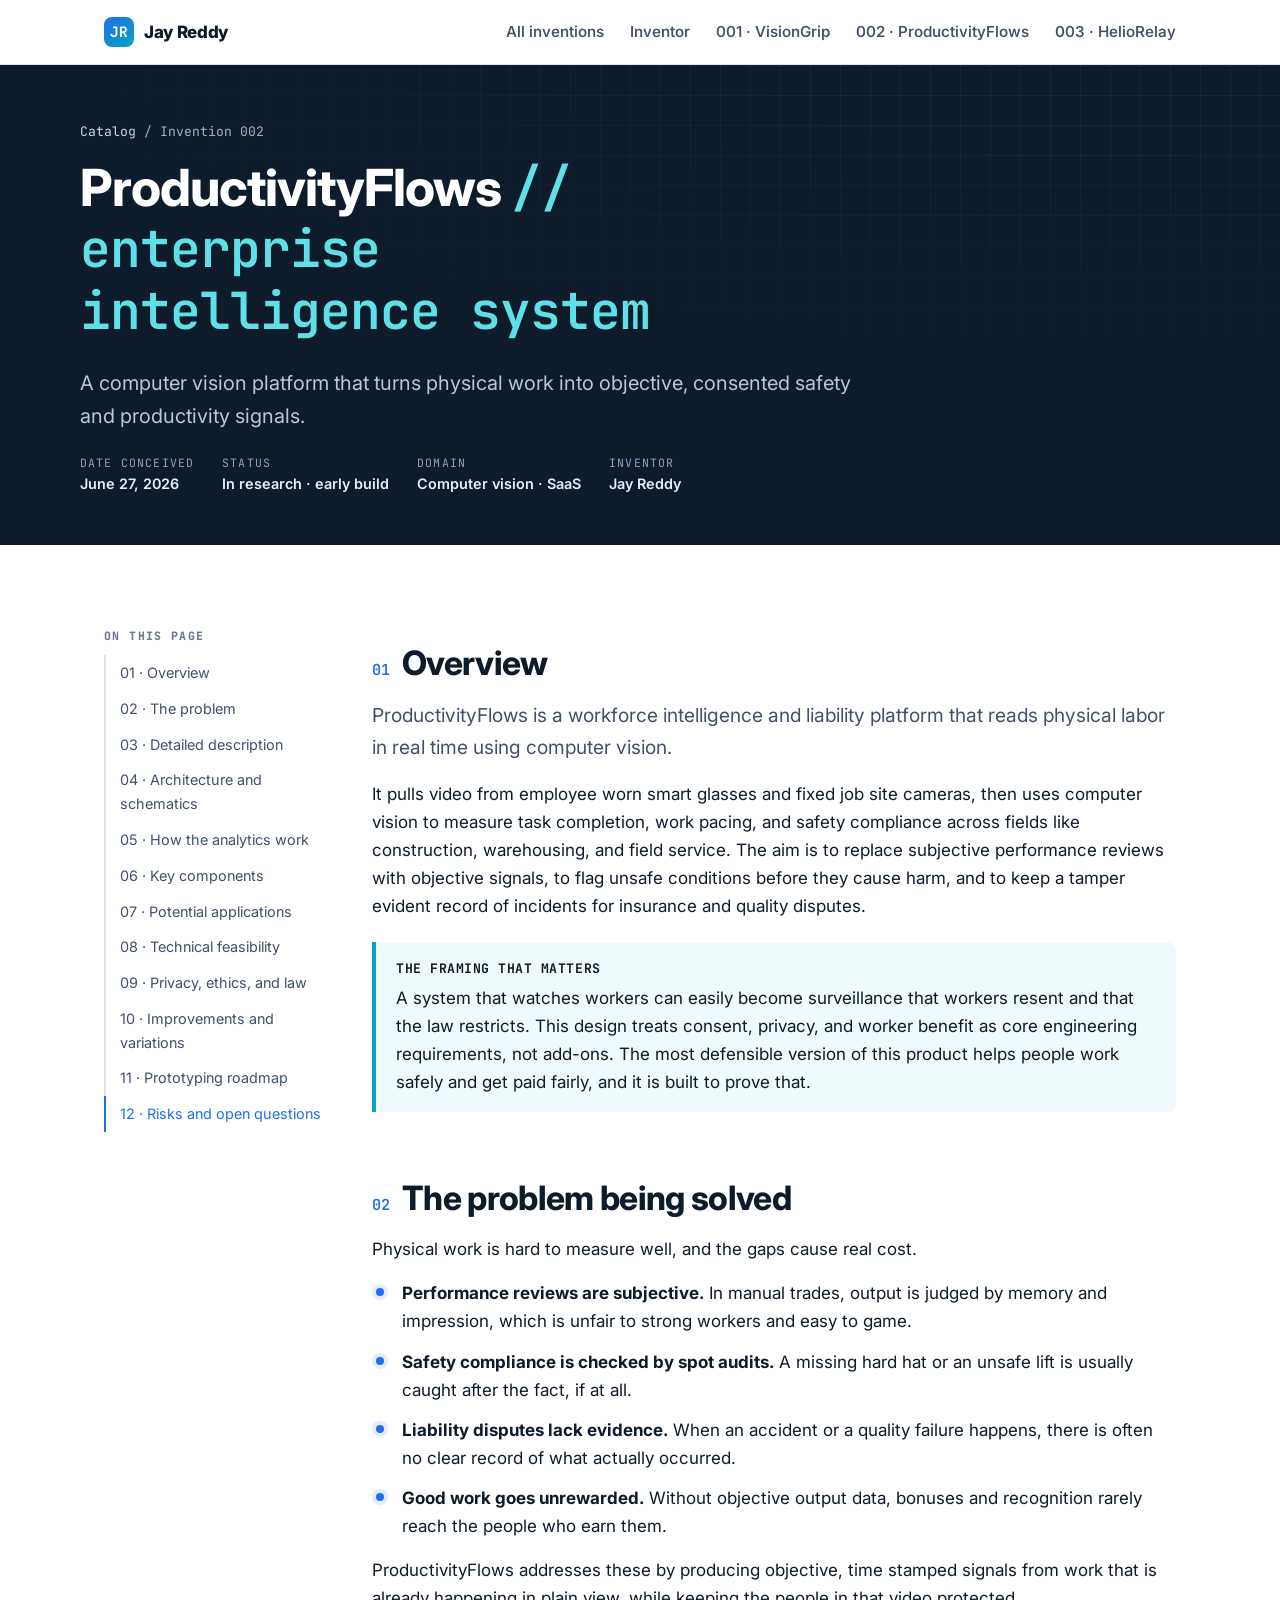
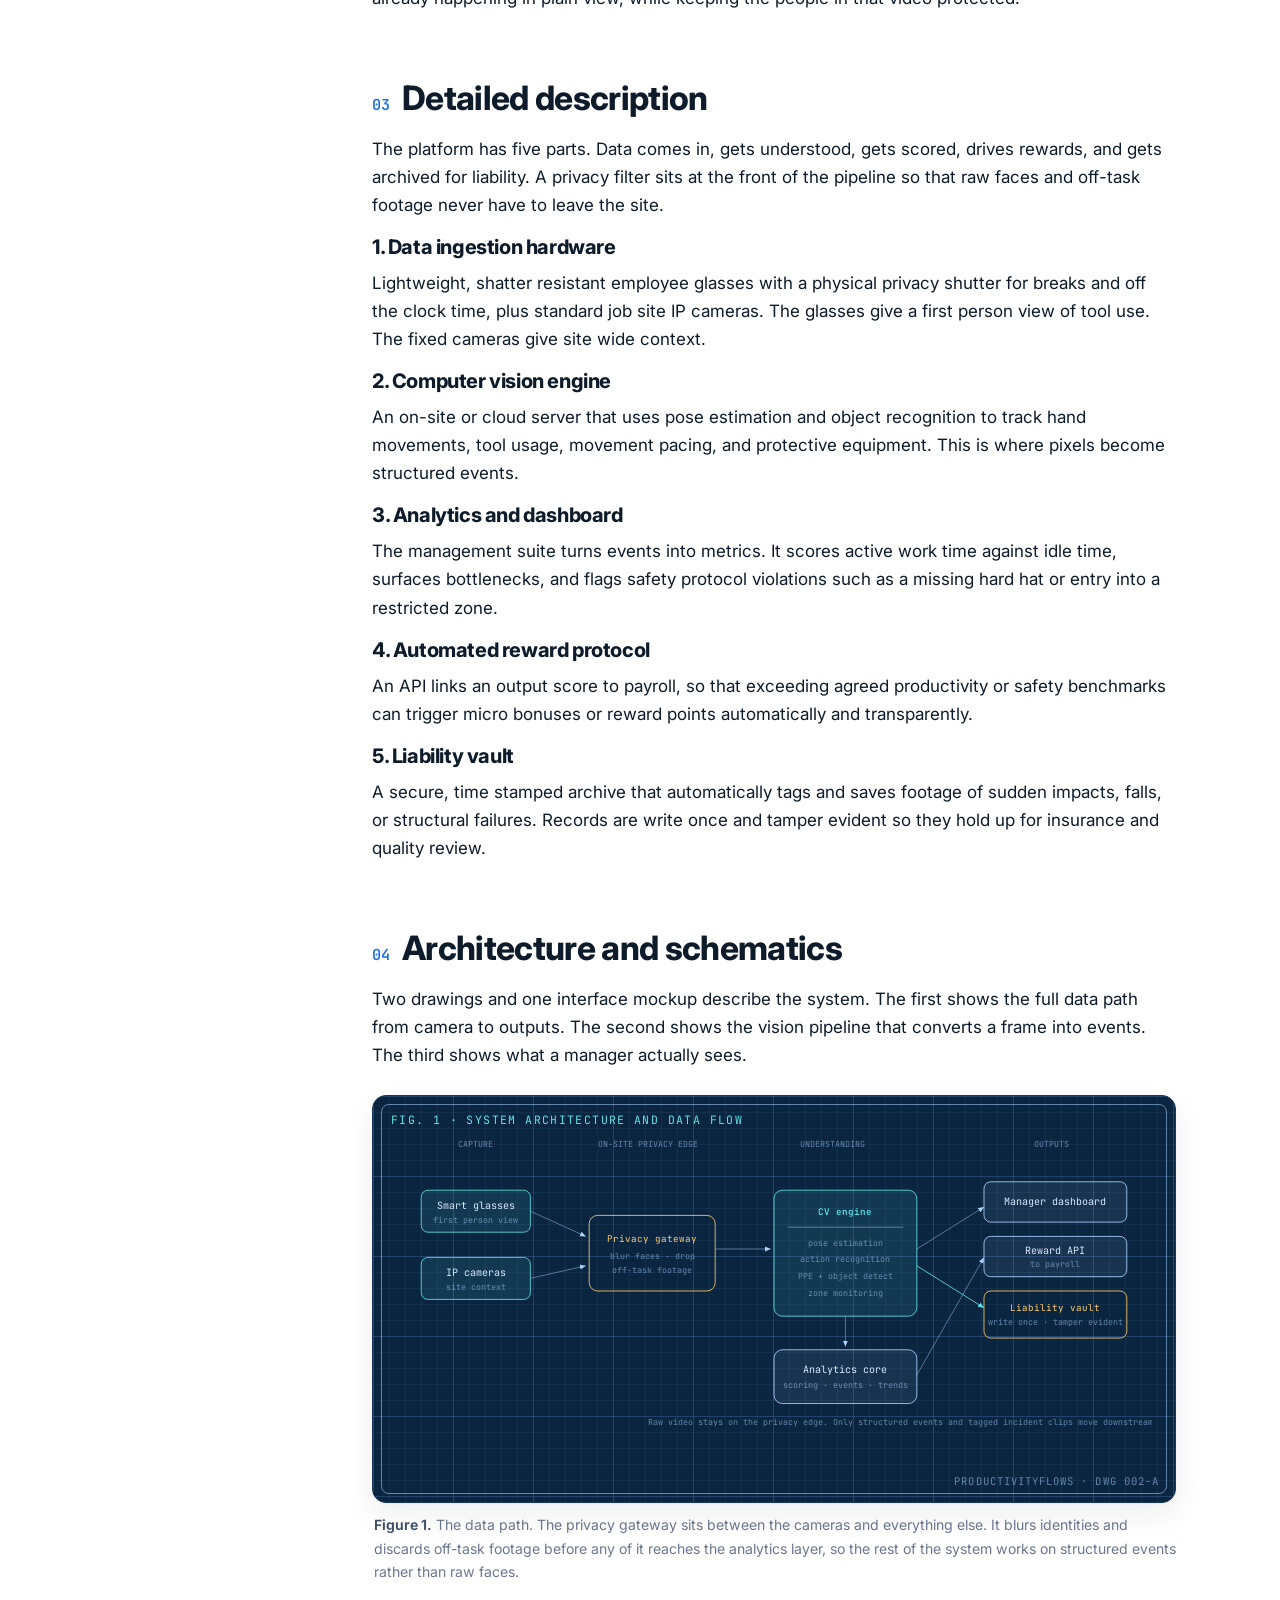
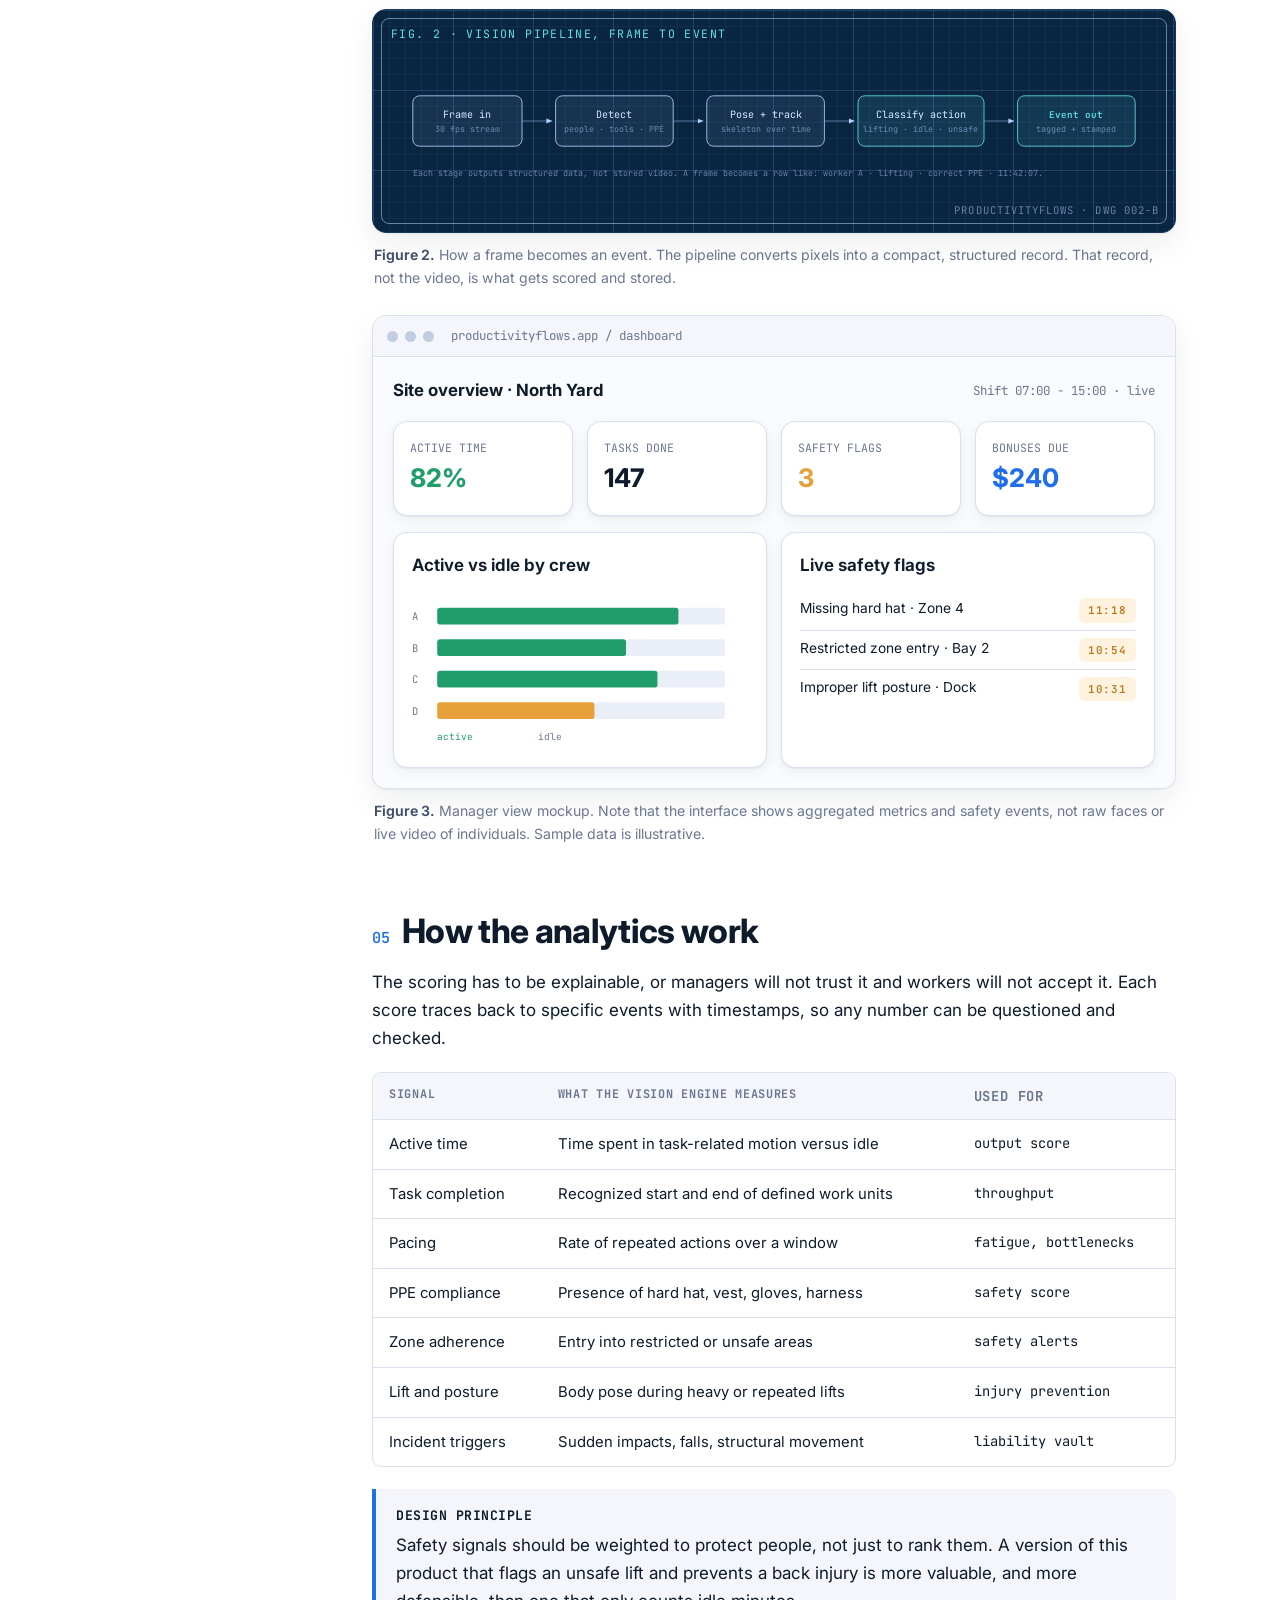
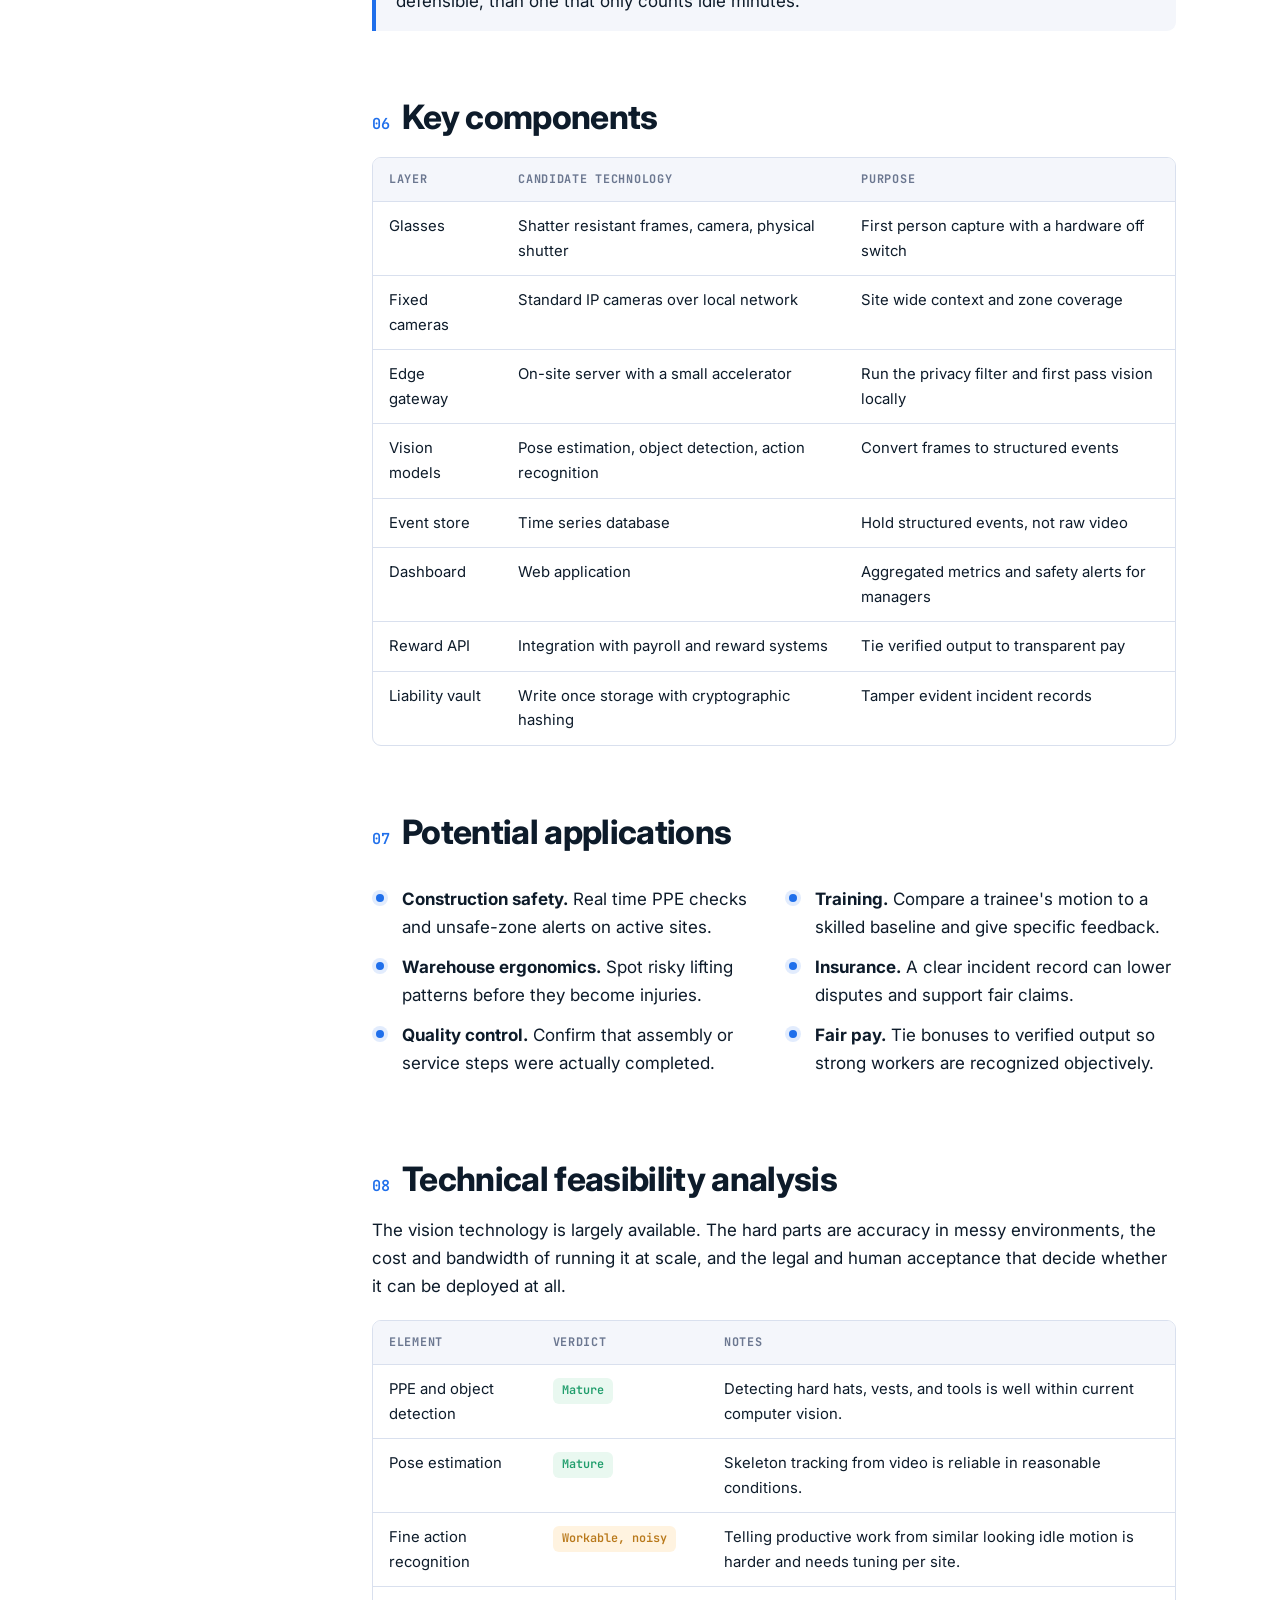
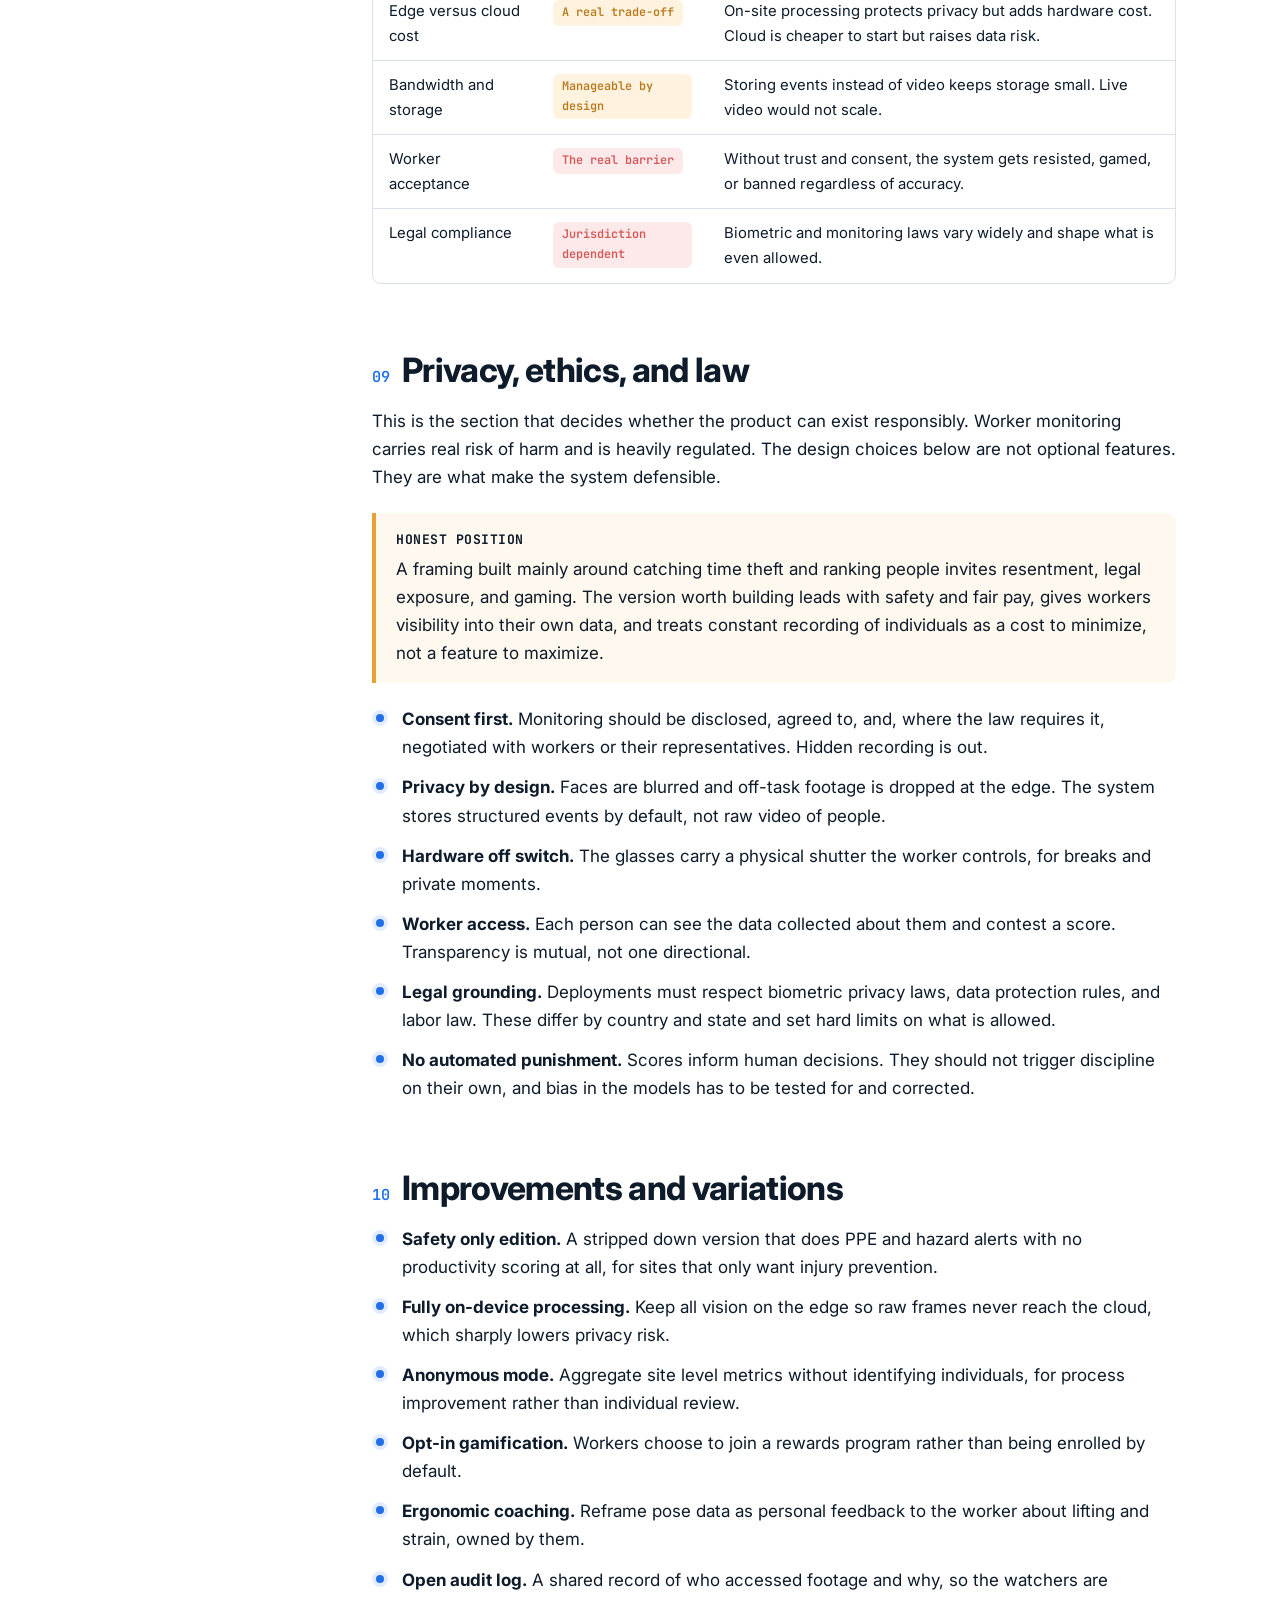
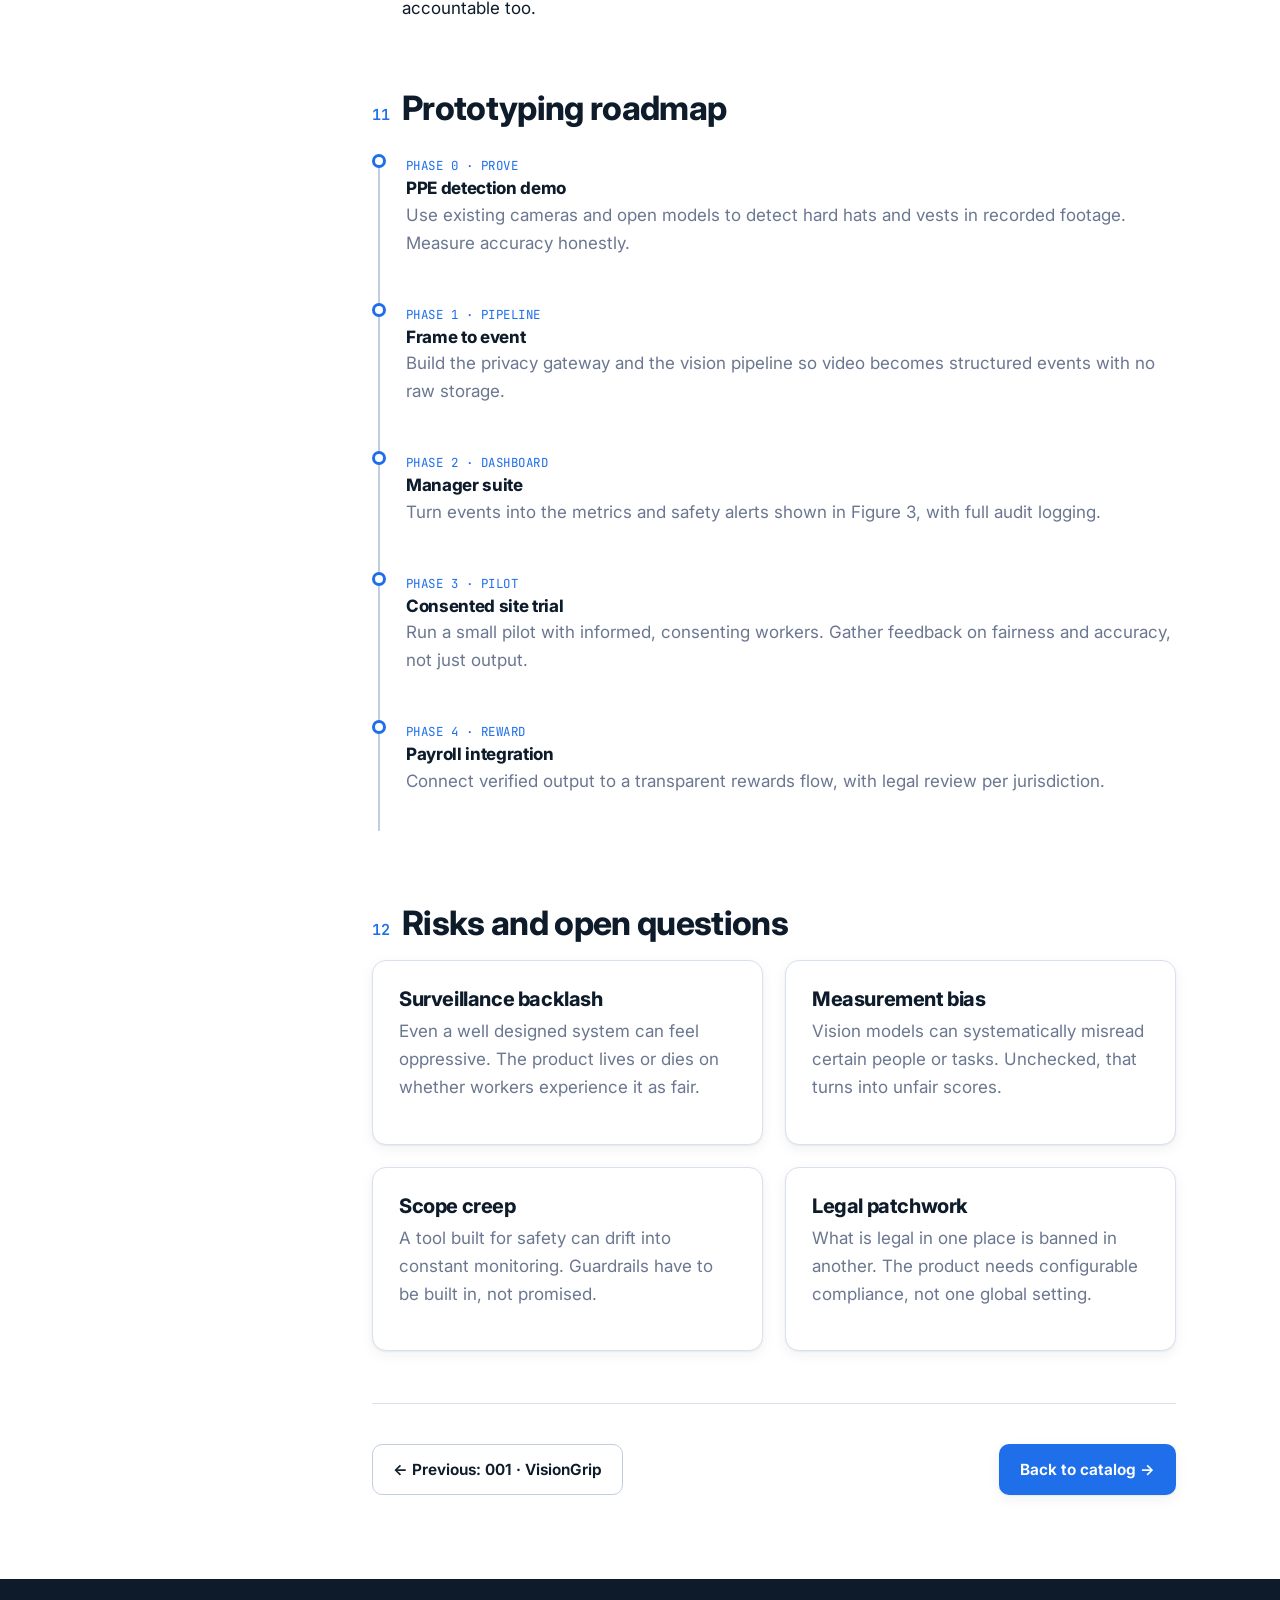
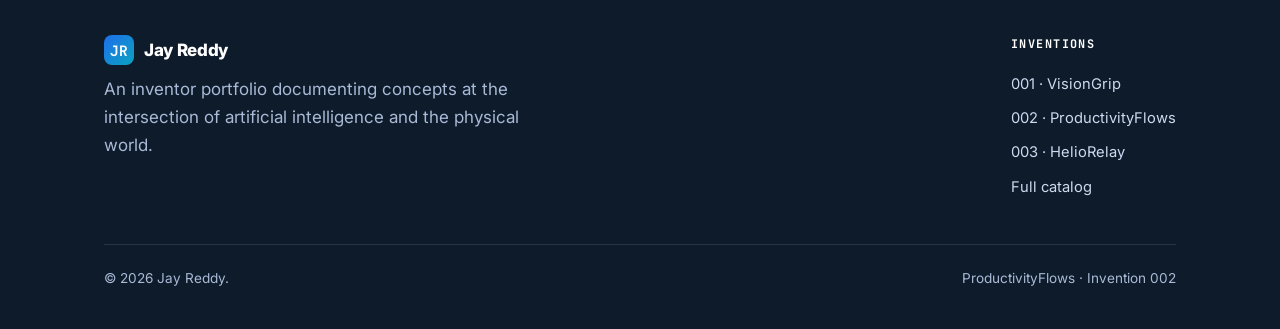
<file: inventions/productivityflows.html>
<!DOCTYPE html>
<html lang="en">
<head>
  <meta charset="UTF-8" />
  <meta name="viewport" content="width=device-width, initial-scale=1.0" />
  <title>ProductivityFlows · Invention 002 · Jay Reddy</title>
  <meta name="description" content="ProductivityFlows is a computer vision platform that turns job site video into objective safety and productivity signals, with a tamper evident liability record and a privacy first design. Full design, schematics, feasibility, and ethics." />
  <link rel="icon" href="data:image/svg+xml,&lt;svg xmlns='http://www.w3.org/2000/svg' viewBox='0 0 32 32'&gt;&lt;rect width='32' height='32' rx='8' fill='%231f6feb'/&gt;&lt;text x='16' y='22' font-family='monospace' font-size='16' fill='white' text-anchor='middle'&gt;JR&lt;/text&gt;&lt;/svg&gt;" />
  <link rel="preconnect" href="https://fonts.googleapis.com" />
  <link rel="preconnect" href="https://fonts.gstatic.com" crossorigin />
  <link href="https://fonts.googleapis.com/css2?family=Inter:wght@400;500;550;600;700;750;800&family=JetBrains+Mono:wght@400;500;600;700&display=swap" rel="stylesheet" />
  <link rel="stylesheet" href="../assets/css/styles.css" />
</head>
<body>

  <!-- ===================== NAV ===================== -->
  <header class="nav">
    <div class="wrap nav__inner">
      <a class="brand" href="../index.html"><span class="brand__mark">JR</span><span>Jay Reddy</span></a>
      <button class="nav__toggle" aria-label="Toggle menu"><span></span><span></span><span></span></button>
      <nav class="nav__links">
        <a href="../index.html#inventions">All inventions</a>
        <a href="../index.html#about">Inventor</a>
        <a href="visiongrip.html">001 · VisionGrip</a>
        <a href="productivityflows.html">002 · ProductivityFlows</a>
        <a href="helio-relay.html">003 · HelioRelay</a>
      </nav>
    </div>
  </header>

  <!-- ===================== HEADER ===================== -->
  <section class="inv-header">
    <div class="inv-header__grid" aria-hidden="true"></div>
    <div class="wrap inv-header__inner">
      <div class="breadcrumb"><a href="../index.html">Catalog</a> / Invention 002</div>
      <h1>ProductivityFlows <span class="codename">// enterprise intelligence system</span></h1>
      <p class="hero__sub" style="margin-top:.6rem">A computer vision platform that turns physical work into objective, consented safety and productivity signals.</p>
      <div class="inv-meta">
        <div><div class="k">Date conceived</div><div class="v">June 27, 2026</div></div>
        <div><div class="k">Status</div><div class="v">In research · early build</div></div>
        <div><div class="k">Domain</div><div class="v">Computer vision · SaaS</div></div>
        <div><div class="k">Inventor</div><div class="v">Jay Reddy</div></div>
      </div>
    </div>
  </section>

  <!-- ===================== DOC ===================== -->
  <div class="section">
    <div class="wrap doc">

      <!-- TOC -->
      <aside class="toc">
        <h4>On this page</h4>
        <ol>
          <li><a href="#overview">01 · Overview</a></li>
          <li><a href="#problem">02 · The problem</a></li>
          <li><a href="#description">03 · Detailed description</a></li>
          <li><a href="#schematics">04 · Architecture and schematics</a></li>
          <li><a href="#analytics">05 · How the analytics work</a></li>
          <li><a href="#components">06 · Key components</a></li>
          <li><a href="#applications">07 · Potential applications</a></li>
          <li><a href="#feasibility">08 · Technical feasibility</a></li>
          <li><a href="#ethics">09 · Privacy, ethics, and law</a></li>
          <li><a href="#variations">10 · Improvements and variations</a></li>
          <li><a href="#roadmap">11 · Prototyping roadmap</a></li>
          <li><a href="#risks">12 · Risks and open questions</a></li>
        </ol>
      </aside>

      <!-- BODY -->
      <div class="doc__body">

        <!-- 01 Overview -->
        <section id="overview" class="reveal">
          <h2 data-no="01">Overview</h2>
          <p class="lead">ProductivityFlows is a workforce intelligence and liability platform that reads physical
            labor in real time using computer vision.</p>
          <p>It pulls video from employee worn smart glasses and fixed job site cameras, then uses computer vision to
            measure task completion, work pacing, and safety compliance across fields like construction, warehousing,
            and field service. The aim is to replace subjective performance reviews with objective signals, to flag
            unsafe conditions before they cause harm, and to keep a tamper evident record of incidents for insurance
            and quality disputes.</p>
          <div class="callout callout--note">
            <strong>The framing that matters</strong>
            <p>A system that watches workers can easily become surveillance that workers resent and that the law
              restricts. This design treats consent, privacy, and worker benefit as core engineering requirements, not
              add-ons. The most defensible version of this product helps people work safely and get paid fairly, and it
              is built to prove that.</p>
          </div>
        </section>

        <!-- 02 Problem -->
        <section id="problem" class="reveal">
          <h2 data-no="02">The problem being solved</h2>
          <p>Physical work is hard to measure well, and the gaps cause real cost.</p>
          <ul class="flist">
            <li><strong>Performance reviews are subjective.</strong> In manual trades, output is judged by memory and impression, which is unfair to strong workers and easy to game.</li>
            <li><strong>Safety compliance is checked by spot audits.</strong> A missing hard hat or an unsafe lift is usually caught after the fact, if at all.</li>
            <li><strong>Liability disputes lack evidence.</strong> When an accident or a quality failure happens, there is often no clear record of what actually occurred.</li>
            <li><strong>Good work goes unrewarded.</strong> Without objective output data, bonuses and recognition rarely reach the people who earn them.</li>
          </ul>
          <p>ProductivityFlows addresses these by producing objective, time stamped signals from work that is already
            happening in plain view, while keeping the people in that video protected.</p>
        </section>

        <!-- 03 Description -->
        <section id="description" class="reveal">
          <h2 data-no="03">Detailed description</h2>
          <p>The platform has five parts. Data comes in, gets understood, gets scored, drives rewards, and gets
            archived for liability. A privacy filter sits at the front of the pipeline so that raw faces and off-task
            footage never have to leave the site.</p>

          <h3>1. Data ingestion hardware</h3>
          <p>Lightweight, shatter resistant employee glasses with a physical privacy shutter for breaks and off the
            clock time, plus standard job site IP cameras. The glasses give a first person view of tool use. The fixed
            cameras give site wide context.</p>

          <h3>2. Computer vision engine</h3>
          <p>An on-site or cloud server that uses pose estimation and object recognition to track hand movements, tool
            usage, movement pacing, and protective equipment. This is where pixels become structured events.</p>

          <h3>3. Analytics and dashboard</h3>
          <p>The management suite turns events into metrics. It scores active work time against idle time, surfaces
            bottlenecks, and flags safety protocol violations such as a missing hard hat or entry into a restricted
            zone.</p>

          <h3>4. Automated reward protocol</h3>
          <p>An API links an output score to payroll, so that exceeding agreed productivity or safety benchmarks can
            trigger micro bonuses or reward points automatically and transparently.</p>

          <h3>5. Liability vault</h3>
          <p>A secure, time stamped archive that automatically tags and saves footage of sudden impacts, falls, or
            structural failures. Records are write once and tamper evident so they hold up for insurance and quality
            review.</p>
        </section>

        <!-- 04 Architecture + schematics -->
        <section id="schematics" class="reveal">
          <h2 data-no="04">Architecture and schematics</h2>
          <p>Two drawings and one interface mockup describe the system. The first shows the full data path from camera
            to outputs. The second shows the vision pipeline that converts a frame into events. The third shows what a
            manager actually sees.</p>

          <!-- FIGURE 1: architecture -->
          <figure class="figure">
            <div class="blueprint">
              <div class="blueprint__title">Fig. 1 · System architecture and data flow</div>
              <div class="blueprint__frame">
                <svg viewBox="0 0 900 420" role="img" aria-label="ProductivityFlows architecture: smart glasses and IP cameras feed an on-site privacy gateway, then a computer vision engine, then an analytics core that drives a dashboard, a reward API to payroll, and a tamper evident liability vault">
                  <defs>
                    <marker id="pf" markerWidth="9" markerHeight="9" refX="7" refY="3" orient="auto"><path d="M0 0 L7 3 L0 6 Z" fill="#add3ff"/></marker>
                    <marker id="pfc" markerWidth="9" markerHeight="9" refX="7" refY="3" orient="auto"><path d="M0 0 L7 3 L0 6 Z" fill="#5fe0e6"/></marker>
                  </defs>

                  <!-- column labels -->
                  <text x="95" y="28" class="bp-label-sm" text-anchor="middle">CAPTURE</text>
                  <text x="300" y="28" class="bp-label-sm" text-anchor="middle">ON-SITE PRIVACY EDGE</text>
                  <text x="520" y="28" class="bp-label-sm" text-anchor="middle">UNDERSTANDING</text>
                  <text x="780" y="28" class="bp-label-sm" text-anchor="middle">OUTPUTS</text>

                  <!-- sources -->
                  <rect x="30" y="80" width="130" height="50" rx="8" class="bp-fill-2"/>
                  <text x="95" y="102" class="bp-label" text-anchor="middle">Smart glasses</text>
                  <text x="95" y="119" class="bp-label-sm" text-anchor="middle">first person view</text>

                  <rect x="30" y="160" width="130" height="50" rx="8" class="bp-fill-2"/>
                  <text x="95" y="182" class="bp-label" text-anchor="middle">IP cameras</text>
                  <text x="95" y="199" class="bp-label-sm" text-anchor="middle">site context</text>

                  <!-- privacy gateway -->
                  <rect x="230" y="110" width="150" height="90" rx="10" class="bp-amber" fill="rgba(255,205,107,.08)"/>
                  <text x="305" y="142" class="bp-amber-t" text-anchor="middle">Privacy gateway</text>
                  <text x="305" y="162" class="bp-label-sm" text-anchor="middle">blur faces · drop</text>
                  <text x="305" y="178" class="bp-label-sm" text-anchor="middle">off-task footage</text>

                  <!-- CV engine -->
                  <rect x="450" y="80" width="170" height="150" rx="10" class="bp-fill-2"/>
                  <text x="535" y="110" class="bp-tag" text-anchor="middle">CV engine</text>
                  <line x1="466" y1="124" x2="604" y2="124" class="bp-stroke-soft"/>
                  <text x="535" y="146" class="bp-label-sm" text-anchor="middle">pose estimation</text>
                  <text x="535" y="166" class="bp-label-sm" text-anchor="middle">action recognition</text>
                  <text x="535" y="186" class="bp-label-sm" text-anchor="middle">PPE + object detect</text>
                  <text x="535" y="206" class="bp-label-sm" text-anchor="middle">zone monitoring</text>

                  <!-- analytics core -->
                  <rect x="450" y="270" width="170" height="64" rx="10" class="bp-fill"/>
                  <text x="535" y="298" class="bp-label" text-anchor="middle">Analytics core</text>
                  <text x="535" y="316" class="bp-label-sm" text-anchor="middle">scoring · events · trends</text>

                  <!-- outputs -->
                  <rect x="700" y="70" width="170" height="48" rx="8" class="bp-fill"/>
                  <text x="785" y="98" class="bp-label" text-anchor="middle">Manager dashboard</text>

                  <rect x="700" y="135" width="170" height="48" rx="8" class="bp-fill"/>
                  <text x="785" y="156" class="bp-label" text-anchor="middle">Reward API</text>
                  <text x="785" y="172" class="bp-label-sm" text-anchor="middle">to payroll</text>

                  <rect x="700" y="200" width="170" height="56" rx="8" class="bp-amber" fill="rgba(255,205,107,.08)"/>
                  <text x="785" y="224" class="bp-amber-t" text-anchor="middle">Liability vault</text>
                  <text x="785" y="241" class="bp-label-sm" text-anchor="middle">write once · tamper evident</text>

                  <!-- arrows -->
                  <g class="bp-stroke-soft" marker-end="url(#pf)">
                    <line x1="160" y1="105" x2="226" y2="135"/>
                    <line x1="160" y1="185" x2="226" y2="170"/>
                    <line x1="380" y1="150" x2="446" y2="150"/>
                    <line x1="620" y1="150" x2="700" y2="100"/>
                    <line x1="620" y1="300" x2="700" y2="160"/>
                    <line x1="535" y1="230" x2="535" y2="266"/>
                  </g>
                  <g style="stroke:#5fe0e6;fill:none" marker-end="url(#pfc)">
                    <line x1="620" y1="170" x2="700" y2="220"/>
                  </g>
                  <text x="300" y="360" class="bp-label-sm">Raw video stays on the privacy edge. Only structured events and tagged incident clips move downstream.</text>
                </svg>
              </div>
              <div class="blueprint__stamp">PRODUCTIVITYFLOWS · DWG 002-A</div>
            </div>
            <figcaption><b>Figure 1.</b> The data path. The privacy gateway sits between the cameras and everything
              else. It blurs identities and discards off-task footage before any of it reaches the analytics layer, so
              the rest of the system works on structured events rather than raw faces.</figcaption>
          </figure>

          <!-- FIGURE 2: vision pipeline -->
          <figure class="figure">
            <div class="blueprint">
              <div class="blueprint__title">Fig. 2 · Vision pipeline, frame to event</div>
              <div class="blueprint__frame">
                <svg viewBox="0 0 900 200" role="img" aria-label="Vision pipeline stages: frame, person and object detection, pose estimation, action and PPE classification, event with timestamp">
                  <defs>
                    <marker id="pf2" markerWidth="9" markerHeight="9" refX="7" refY="3" orient="auto"><path d="M0 0 L7 3 L0 6 Z" fill="#add3ff"/></marker>
                  </defs>
                  <g>
                    <rect x="20" y="70" width="130" height="60" rx="8" class="bp-fill"/>
                    <text x="85" y="96" class="bp-label" text-anchor="middle">Frame in</text>
                    <text x="85" y="113" class="bp-label-sm" text-anchor="middle">30 fps stream</text>

                    <rect x="190" y="70" width="140" height="60" rx="8" class="bp-fill"/>
                    <text x="260" y="96" class="bp-label" text-anchor="middle">Detect</text>
                    <text x="260" y="113" class="bp-label-sm" text-anchor="middle">people · tools · PPE</text>

                    <rect x="370" y="70" width="140" height="60" rx="8" class="bp-fill"/>
                    <text x="440" y="96" class="bp-label" text-anchor="middle">Pose + track</text>
                    <text x="440" y="113" class="bp-label-sm" text-anchor="middle">skeleton over time</text>

                    <rect x="550" y="70" width="150" height="60" rx="8" class="bp-fill-2"/>
                    <text x="625" y="96" class="bp-label" text-anchor="middle">Classify action</text>
                    <text x="625" y="113" class="bp-label-sm" text-anchor="middle">lifting · idle · unsafe</text>

                    <rect x="740" y="70" width="140" height="60" rx="8" class="bp-fill-2"/>
                    <text x="810" y="96" class="bp-tag" text-anchor="middle">Event out</text>
                    <text x="810" y="113" class="bp-label-sm" text-anchor="middle">tagged + stamped</text>
                  </g>
                  <g class="bp-stroke-soft" marker-end="url(#pf2)">
                    <line x1="150" y1="100" x2="186" y2="100"/>
                    <line x1="330" y1="100" x2="366" y2="100"/>
                    <line x1="510" y1="100" x2="546" y2="100"/>
                    <line x1="700" y1="100" x2="736" y2="100"/>
                  </g>
                  <text x="20" y="165" class="bp-label-sm">Each stage outputs structured data, not stored video. A frame becomes a row like: worker A · lifting · correct PPE · 11:42:07.</text>
                </svg>
              </div>
              <div class="blueprint__stamp">PRODUCTIVITYFLOWS · DWG 002-B</div>
            </div>
            <figcaption><b>Figure 2.</b> How a frame becomes an event. The pipeline converts pixels into a compact,
              structured record. That record, not the video, is what gets scored and stored.</figcaption>
          </figure>

          <!-- FIGURE 3: dashboard mockup -->
          <figure class="figure">
            <div class="mock">
              <div class="mock__bar"><i></i><i></i><i></i><span>productivityflows.app / dashboard</span></div>
              <div style="padding:20px; background:#fafbfe">
                <div style="display:flex; justify-content:space-between; align-items:center; flex-wrap:wrap; gap:10px; margin-bottom:16px">
                  <div style="font-weight:700; font-size:1.05rem">Site overview · North Yard</div>
                  <div style="font-family:var(--font-mono); font-size:.78rem; color:var(--ink-faint)">Shift 07:00 - 15:00 · live</div>
                </div>
                <!-- metric cards -->
                <div class="grid grid-4" style="gap:14px; margin-bottom:16px">
                  <div class="card" style="padding:16px"><div style="font-family:var(--font-mono); font-size:.72rem; color:var(--ink-faint)">ACTIVE TIME</div><div style="font-size:1.6rem; font-weight:750; color:var(--green)">82%</div></div>
                  <div class="card" style="padding:16px"><div style="font-family:var(--font-mono); font-size:.72rem; color:var(--ink-faint)">TASKS DONE</div><div style="font-size:1.6rem; font-weight:750">147</div></div>
                  <div class="card" style="padding:16px"><div style="font-family:var(--font-mono); font-size:.72rem; color:var(--ink-faint)">SAFETY FLAGS</div><div style="font-size:1.6rem; font-weight:750; color:var(--amber)">3</div></div>
                  <div class="card" style="padding:16px"><div style="font-family:var(--font-mono); font-size:.72rem; color:var(--ink-faint)">BONUSES DUE</div><div style="font-size:1.6rem; font-weight:750; color:var(--accent)">$240</div></div>
                </div>
                <div class="grid grid-2" style="gap:14px">
                  <!-- bar chart -->
                  <div class="card" style="padding:18px">
                    <div style="font-weight:650; margin-bottom:12px">Active vs idle by crew</div>
                    <svg viewBox="0 0 320 150" style="width:100%">
                      <g font-family="JetBrains Mono, monospace" font-size="10" fill="#6b7790">
                        <text x="0" y="28">A</text><text x="0" y="58">B</text><text x="0" y="88">C</text><text x="0" y="118">D</text>
                      </g>
                      <g>
                        <rect x="24" y="16" width="230" height="16" rx="3" fill="#1f9d6b"/><rect x="254" y="16" width="44" height="16" rx="3" fill="#eaeef7"/>
                        <rect x="24" y="46" width="180" height="16" rx="3" fill="#1f9d6b"/><rect x="204" y="46" width="94" height="16" rx="3" fill="#eaeef7"/>
                        <rect x="24" y="76" width="210" height="16" rx="3" fill="#1f9d6b"/><rect x="234" y="76" width="64" height="16" rx="3" fill="#eaeef7"/>
                        <rect x="24" y="106" width="150" height="16" rx="3" fill="#e8a13a"/><rect x="174" y="106" width="124" height="16" rx="3" fill="#eaeef7"/>
                      </g>
                      <text x="24" y="142" font-family="JetBrains Mono, monospace" font-size="9" fill="#1f9d6b">active</text>
                      <text x="120" y="142" font-family="JetBrains Mono, monospace" font-size="9" fill="#6b7790">idle</text>
                    </svg>
                  </div>
                  <!-- safety + leaderboard -->
                  <div class="card" style="padding:18px">
                    <div style="font-weight:650; margin-bottom:12px">Live safety flags</div>
                    <div style="font-size:.86rem; line-height:1.5">
                      <div style="display:flex; justify-content:space-between; padding:7px 0; border-bottom:1px solid var(--line)"><span>Missing hard hat · Zone 4</span><span class="tag tag--research" style="background:#fff3e0;color:#b9791b">11:18</span></div>
                      <div style="display:flex; justify-content:space-between; padding:7px 0; border-bottom:1px solid var(--line)"><span>Restricted zone entry · Bay 2</span><span class="tag tag--research" style="background:#fff3e0;color:#b9791b">10:54</span></div>
                      <div style="display:flex; justify-content:space-between; padding:7px 0"><span>Improper lift posture · Dock</span><span class="tag tag--research" style="background:#fff3e0;color:#b9791b">10:31</span></div>
                    </div>
                  </div>
                </div>
              </div>
            </div>
            <figcaption><b>Figure 3.</b> Manager view mockup. Note that the interface shows aggregated metrics and
              safety events, not raw faces or live video of individuals. Sample data is illustrative.</figcaption>
          </figure>
        </section>

        <!-- 05 Analytics -->
        <section id="analytics" class="reveal">
          <h2 data-no="05">How the analytics work</h2>
          <p>The scoring has to be explainable, or managers will not trust it and workers will not accept it. Each
            score traces back to specific events with timestamps, so any number can be questioned and checked.</p>
          <div class="table-wrap">
            <table class="spec">
              <thead><tr><th>Signal</th><th>What the vision engine measures</th><th class="mono">Used for</th></tr></thead>
              <tbody>
                <tr><td>Active time</td><td>Time spent in task-related motion versus idle</td><td class="mono">output score</td></tr>
                <tr><td>Task completion</td><td>Recognized start and end of defined work units</td><td class="mono">throughput</td></tr>
                <tr><td>Pacing</td><td>Rate of repeated actions over a window</td><td class="mono">fatigue, bottlenecks</td></tr>
                <tr><td>PPE compliance</td><td>Presence of hard hat, vest, gloves, harness</td><td class="mono">safety score</td></tr>
                <tr><td>Zone adherence</td><td>Entry into restricted or unsafe areas</td><td class="mono">safety alerts</td></tr>
                <tr><td>Lift and posture</td><td>Body pose during heavy or repeated lifts</td><td class="mono">injury prevention</td></tr>
                <tr><td>Incident triggers</td><td>Sudden impacts, falls, structural movement</td><td class="mono">liability vault</td></tr>
              </tbody>
            </table>
          </div>
          <div class="callout">
            <strong>Design principle</strong>
            <p>Safety signals should be weighted to protect people, not just to rank them. A version of this product
              that flags an unsafe lift and prevents a back injury is more valuable, and more defensible, than one that
              only counts idle minutes.</p>
          </div>
        </section>

        <!-- 06 Components -->
        <section id="components" class="reveal">
          <h2 data-no="06">Key components</h2>
          <div class="table-wrap">
            <table class="spec">
              <thead><tr><th>Layer</th><th>Candidate technology</th><th>Purpose</th></tr></thead>
              <tbody>
                <tr><td>Glasses</td><td>Shatter resistant frames, camera, physical shutter</td><td>First person capture with a hardware off switch</td></tr>
                <tr><td>Fixed cameras</td><td>Standard IP cameras over local network</td><td>Site wide context and zone coverage</td></tr>
                <tr><td>Edge gateway</td><td>On-site server with a small accelerator</td><td>Run the privacy filter and first pass vision locally</td></tr>
                <tr><td>Vision models</td><td>Pose estimation, object detection, action recognition</td><td>Convert frames to structured events</td></tr>
                <tr><td>Event store</td><td>Time series database</td><td>Hold structured events, not raw video</td></tr>
                <tr><td>Dashboard</td><td>Web application</td><td>Aggregated metrics and safety alerts for managers</td></tr>
                <tr><td>Reward API</td><td>Integration with payroll and reward systems</td><td>Tie verified output to transparent pay</td></tr>
                <tr><td>Liability vault</td><td>Write once storage with cryptographic hashing</td><td>Tamper evident incident records</td></tr>
              </tbody>
            </table>
          </div>
        </section>

        <!-- 07 Applications -->
        <section id="applications" class="reveal">
          <h2 data-no="07">Potential applications</h2>
          <div class="grid grid-2">
            <div>
              <ul class="flist">
                <li><strong>Construction safety.</strong> Real time PPE checks and unsafe-zone alerts on active sites.</li>
                <li><strong>Warehouse ergonomics.</strong> Spot risky lifting patterns before they become injuries.</li>
                <li><strong>Quality control.</strong> Confirm that assembly or service steps were actually completed.</li>
              </ul>
            </div>
            <div>
              <ul class="flist">
                <li><strong>Training.</strong> Compare a trainee's motion to a skilled baseline and give specific feedback.</li>
                <li><strong>Insurance.</strong> A clear incident record can lower disputes and support fair claims.</li>
                <li><strong>Fair pay.</strong> Tie bonuses to verified output so strong workers are recognized objectively.</li>
              </ul>
            </div>
          </div>
        </section>

        <!-- 08 Feasibility -->
        <section id="feasibility" class="reveal">
          <h2 data-no="08">Technical feasibility analysis</h2>
          <p>The vision technology is largely available. The hard parts are accuracy in messy environments, the cost
            and bandwidth of running it at scale, and the legal and human acceptance that decide whether it can be
            deployed at all.</p>
          <div class="table-wrap">
            <table class="spec">
              <thead><tr><th>Element</th><th>Verdict</th><th>Notes</th></tr></thead>
              <tbody>
                <tr><td>PPE and object detection</td><td><span class="verdict ok">Mature</span></td><td>Detecting hard hats, vests, and tools is well within current computer vision.</td></tr>
                <tr><td>Pose estimation</td><td><span class="verdict ok">Mature</span></td><td>Skeleton tracking from video is reliable in reasonable conditions.</td></tr>
                <tr><td>Fine action recognition</td><td><span class="verdict mid">Workable, noisy</span></td><td>Telling productive work from similar looking idle motion is harder and needs tuning per site.</td></tr>
                <tr><td>Edge versus cloud cost</td><td><span class="verdict mid">A real trade-off</span></td><td>On-site processing protects privacy but adds hardware cost. Cloud is cheaper to start but raises data risk.</td></tr>
                <tr><td>Bandwidth and storage</td><td><span class="verdict mid">Manageable by design</span></td><td>Storing events instead of video keeps storage small. Live video would not scale.</td></tr>
                <tr><td>Worker acceptance</td><td><span class="verdict hard">The real barrier</span></td><td>Without trust and consent, the system gets resisted, gamed, or banned regardless of accuracy.</td></tr>
                <tr><td>Legal compliance</td><td><span class="verdict hard">Jurisdiction dependent</span></td><td>Biometric and monitoring laws vary widely and shape what is even allowed.</td></tr>
              </tbody>
            </table>
          </div>
        </section>

        <!-- 09 Ethics -->
        <section id="ethics" class="reveal">
          <h2 data-no="09">Privacy, ethics, and law</h2>
          <p>This is the section that decides whether the product can exist responsibly. Worker monitoring carries
            real risk of harm and is heavily regulated. The design choices below are not optional features. They are
            what make the system defensible.</p>
          <div class="callout callout--warn">
            <strong>Honest position</strong>
            <p>A framing built mainly around catching time theft and ranking people invites resentment, legal exposure,
              and gaming. The version worth building leads with safety and fair pay, gives workers visibility into their
              own data, and treats constant recording of individuals as a cost to minimize, not a feature to maximize.</p>
          </div>
          <ul class="flist">
            <li><strong>Consent first.</strong> Monitoring should be disclosed, agreed to, and, where the law requires it, negotiated with workers or their representatives. Hidden recording is out.</li>
            <li><strong>Privacy by design.</strong> Faces are blurred and off-task footage is dropped at the edge. The system stores structured events by default, not raw video of people.</li>
            <li><strong>Hardware off switch.</strong> The glasses carry a physical shutter the worker controls, for breaks and private moments.</li>
            <li><strong>Worker access.</strong> Each person can see the data collected about them and contest a score. Transparency is mutual, not one directional.</li>
            <li><strong>Legal grounding.</strong> Deployments must respect biometric privacy laws, data protection rules, and labor law. These differ by country and state and set hard limits on what is allowed.</li>
            <li><strong>No automated punishment.</strong> Scores inform human decisions. They should not trigger discipline on their own, and bias in the models has to be tested for and corrected.</li>
          </ul>
        </section>

        <!-- 10 Variations -->
        <section id="variations" class="reveal">
          <h2 data-no="10">Improvements and variations</h2>
          <ul class="flist">
            <li><strong>Safety only edition.</strong> A stripped down version that does PPE and hazard alerts with no productivity scoring at all, for sites that only want injury prevention.</li>
            <li><strong>Fully on-device processing.</strong> Keep all vision on the edge so raw frames never reach the cloud, which sharply lowers privacy risk.</li>
            <li><strong>Anonymous mode.</strong> Aggregate site level metrics without identifying individuals, for process improvement rather than individual review.</li>
            <li><strong>Opt-in gamification.</strong> Workers choose to join a rewards program rather than being enrolled by default.</li>
            <li><strong>Ergonomic coaching.</strong> Reframe pose data as personal feedback to the worker about lifting and strain, owned by them.</li>
            <li><strong>Open audit log.</strong> A shared record of who accessed footage and why, so the watchers are accountable too.</li>
          </ul>
        </section>

        <!-- 11 Roadmap -->
        <section id="roadmap" class="reveal">
          <h2 data-no="11">Prototyping roadmap</h2>
          <div class="timeline">
            <div class="phase"><span class="when">PHASE 0 · PROVE</span><h4>PPE detection demo</h4><p class="muted">Use existing cameras and open models to detect hard hats and vests in recorded footage. Measure accuracy honestly.</p></div>
            <div class="phase"><span class="when">PHASE 1 · PIPELINE</span><h4>Frame to event</h4><p class="muted">Build the privacy gateway and the vision pipeline so video becomes structured events with no raw storage.</p></div>
            <div class="phase"><span class="when">PHASE 2 · DASHBOARD</span><h4>Manager suite</h4><p class="muted">Turn events into the metrics and safety alerts shown in Figure 3, with full audit logging.</p></div>
            <div class="phase"><span class="when">PHASE 3 · PILOT</span><h4>Consented site trial</h4><p class="muted">Run a small pilot with informed, consenting workers. Gather feedback on fairness and accuracy, not just output.</p></div>
            <div class="phase"><span class="when">PHASE 4 · REWARD</span><h4>Payroll integration</h4><p class="muted">Connect verified output to a transparent rewards flow, with legal review per jurisdiction.</p></div>
          </div>
        </section>

        <!-- 12 Risks -->
        <section id="risks" class="reveal">
          <h2 data-no="12">Risks and open questions</h2>
          <div class="grid grid-2">
            <div class="card"><h3>Surveillance backlash</h3><p class="muted">Even a well designed system can feel oppressive. The product lives or dies on whether workers experience it as fair.</p></div>
            <div class="card"><h3>Measurement bias</h3><p class="muted">Vision models can systematically misread certain people or tasks. Unchecked, that turns into unfair scores.</p></div>
            <div class="card"><h3>Scope creep</h3><p class="muted">A tool built for safety can drift into constant monitoring. Guardrails have to be built in, not promised.</p></div>
            <div class="card"><h3>Legal patchwork</h3><p class="muted">What is legal in one place is banned in another. The product needs configurable compliance, not one global setting.</p></div>
          </div>
        </section>

        <!-- nav between inventions -->
        <hr />
        <div style="display:flex; justify-content:space-between; flex-wrap:wrap; gap:12px">
          <a class="btn btn--ghost" href="visiongrip.html">&larr; Previous: 001 · VisionGrip</a>
          <a class="btn btn--primary" href="../index.html#inventions">Back to catalog &rarr;</a>
        </div>

      </div>
    </div>
  </div>

  <!-- ===================== FOOTER ===================== -->
  <footer class="footer">
    <div class="wrap">
      <div class="footer__top">
        <div class="footer__brand">
          <a class="brand" href="../index.html"><span class="brand__mark">JR</span><span style="color:#fff">Jay Reddy</span></a>
          <p>An inventor portfolio documenting concepts at the intersection of artificial intelligence and the physical world.</p>
        </div>
        <div class="footer__cols">
          <div class="footer__col">
            <h5>Inventions</h5>
            <a href="visiongrip.html">001 · VisionGrip</a>
            <a href="productivityflows.html">002 · ProductivityFlows</a>
            <a href="helio-relay.html">003 · HelioRelay</a>
            <a href="../index.html#inventions">Full catalog</a>
          </div>
        </div>
      </div>
      <div class="footer__bottom">
        <span>&copy; <span data-year>2026</span> Jay Reddy.</span>
        <span>ProductivityFlows · Invention 002</span>
      </div>
    </div>
  </footer>

  <script src="../assets/js/main.js"></script>
</body>
</html>
</file>
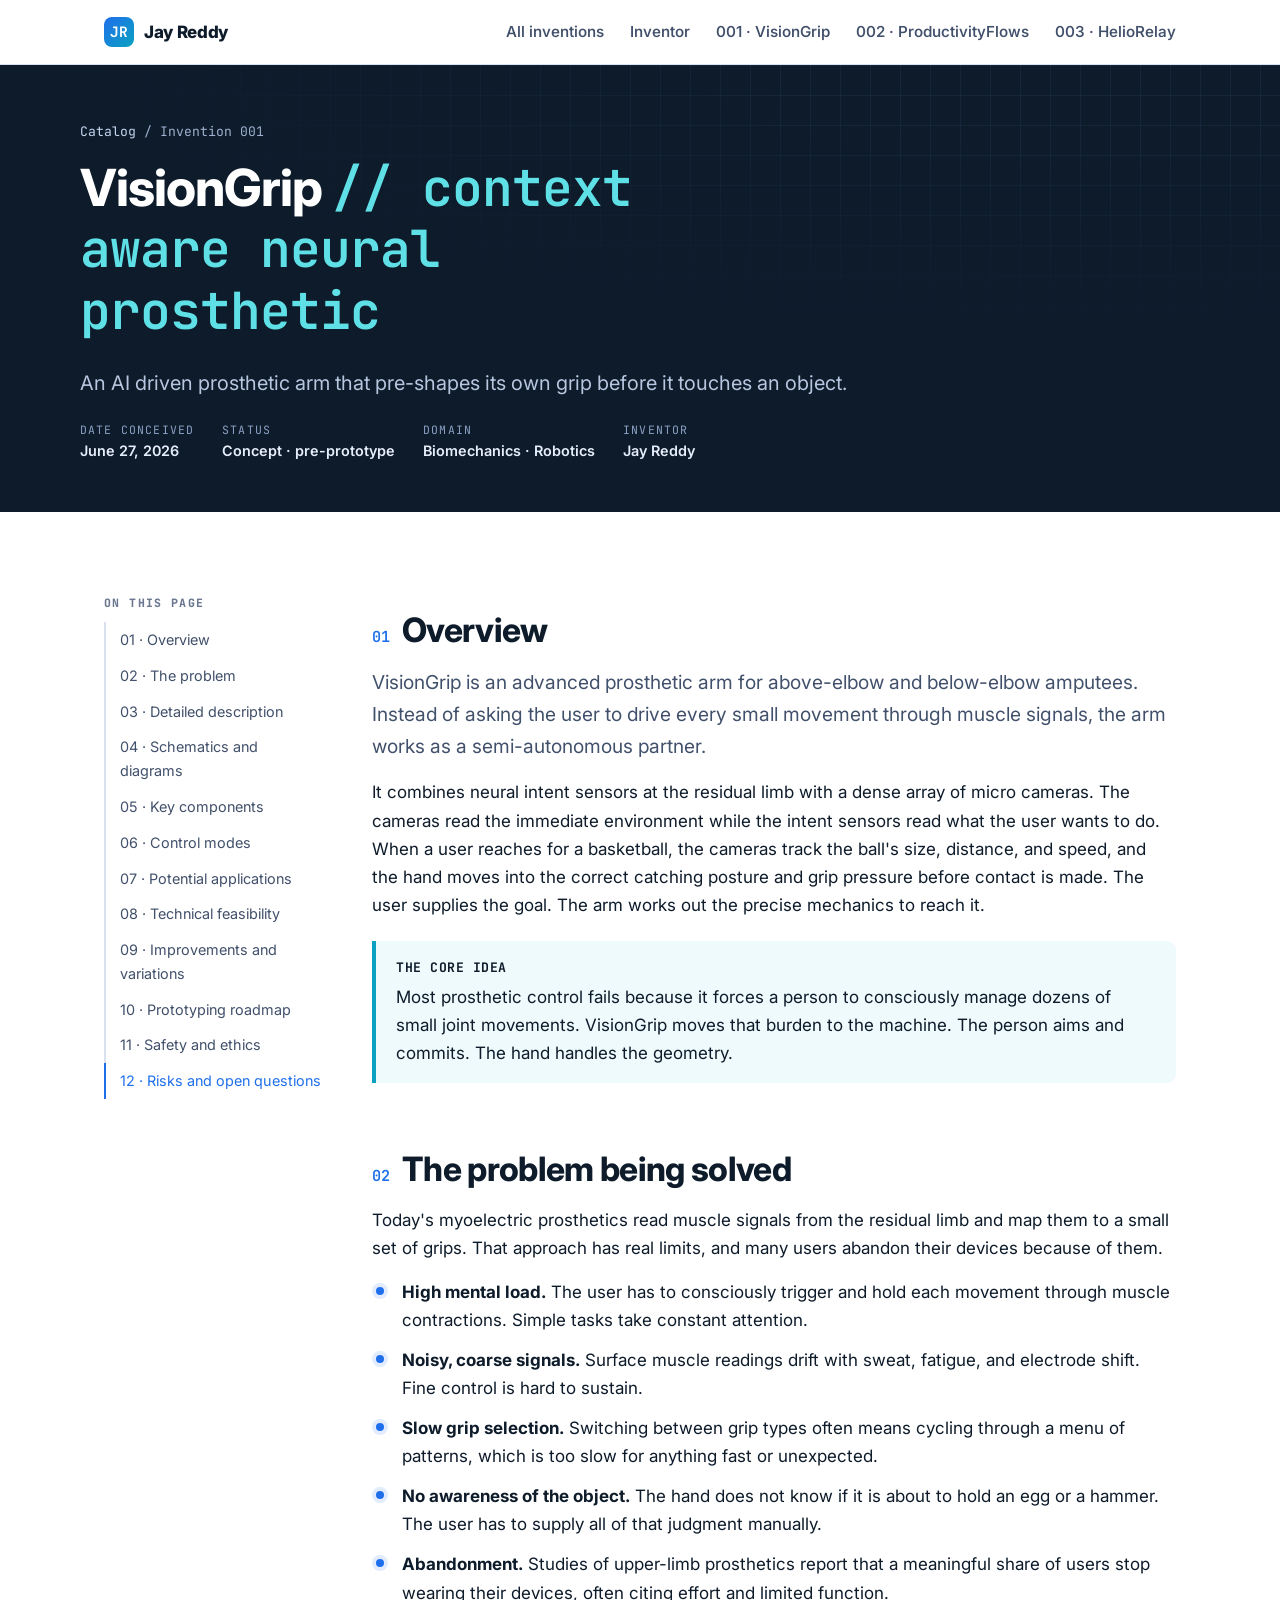
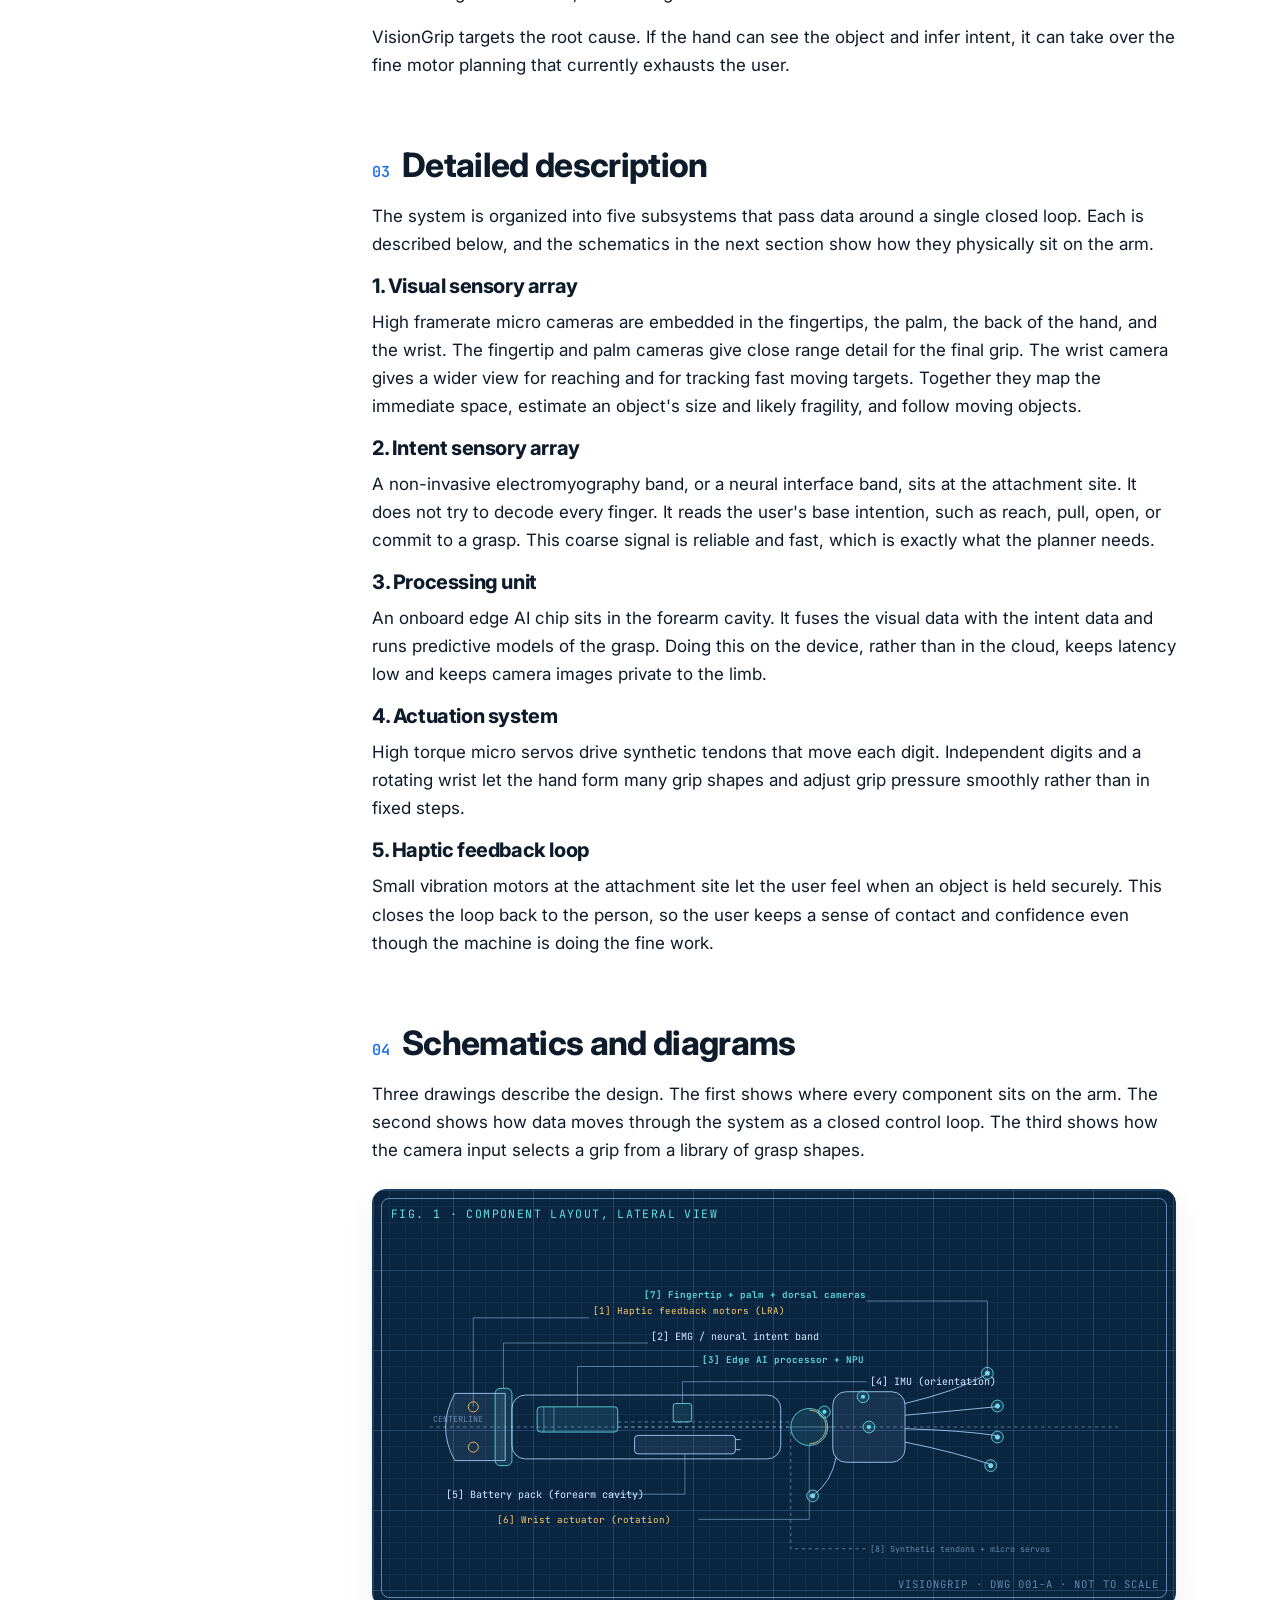
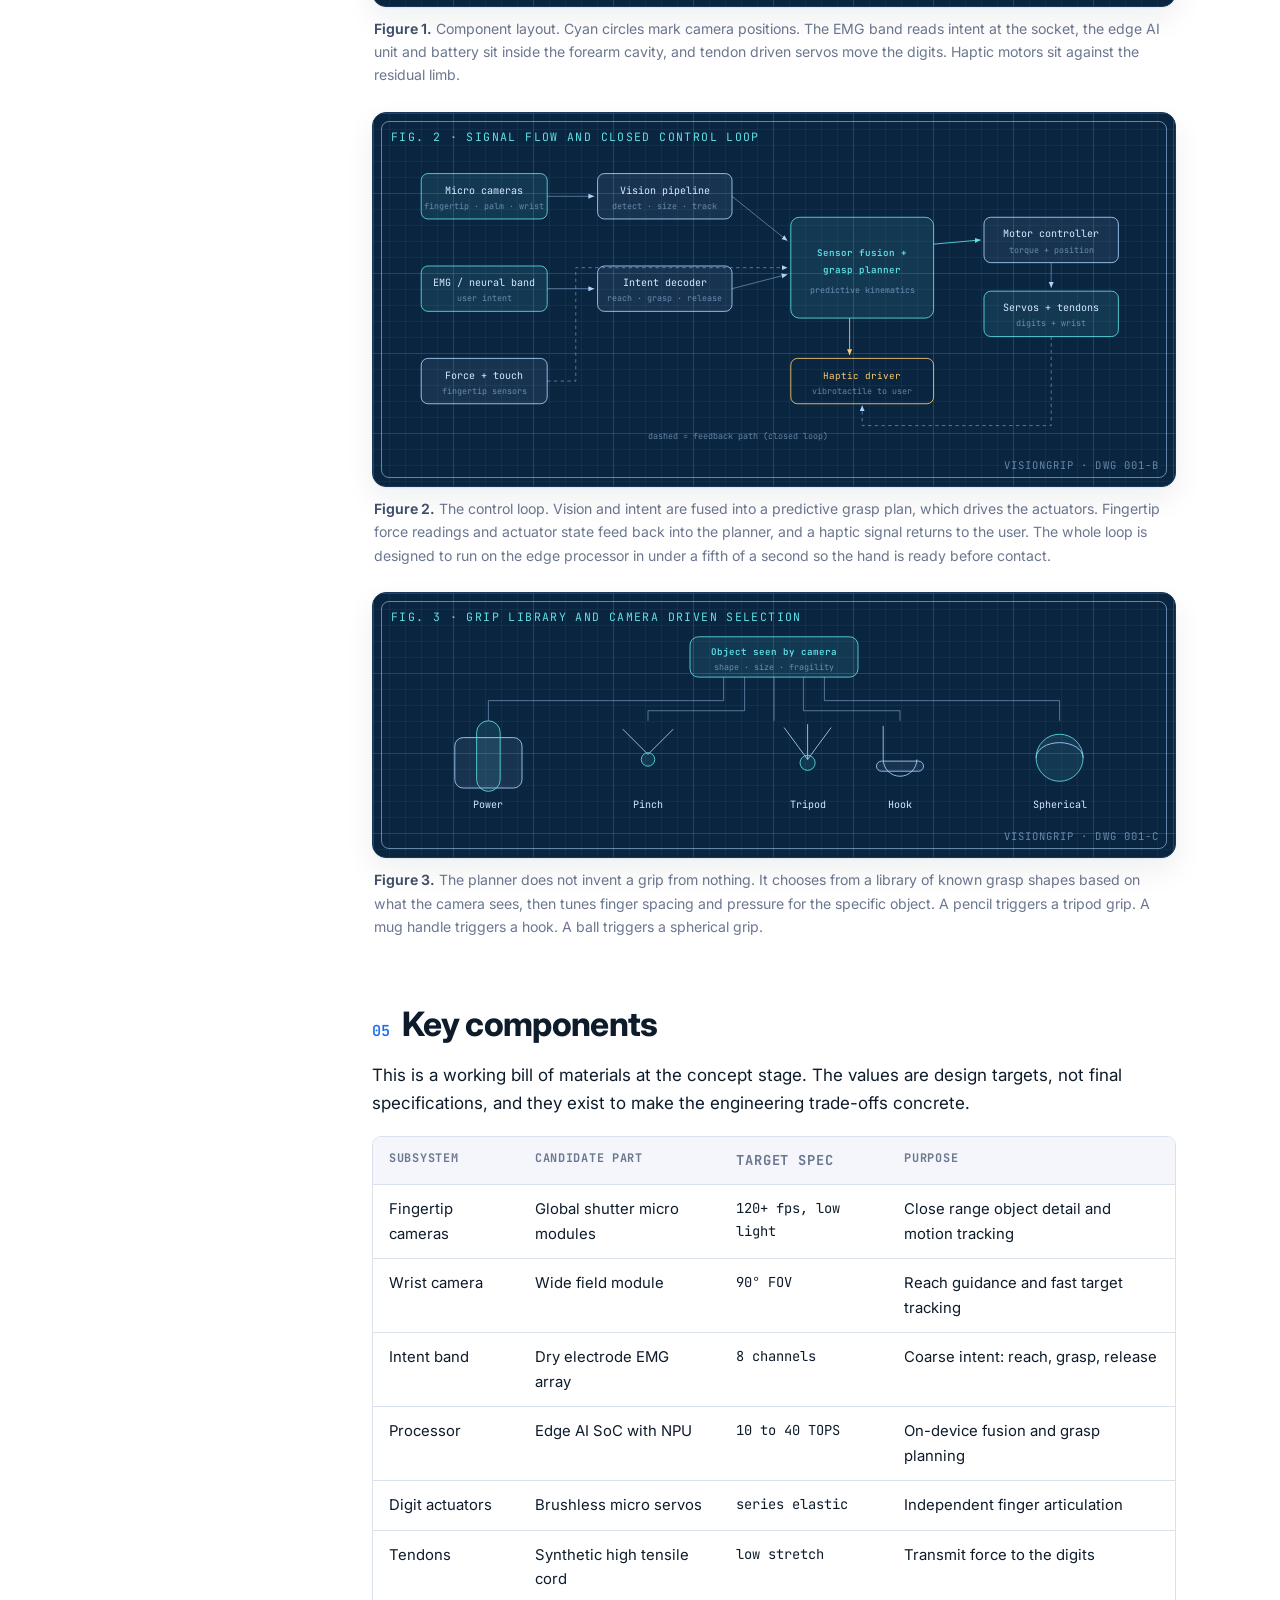
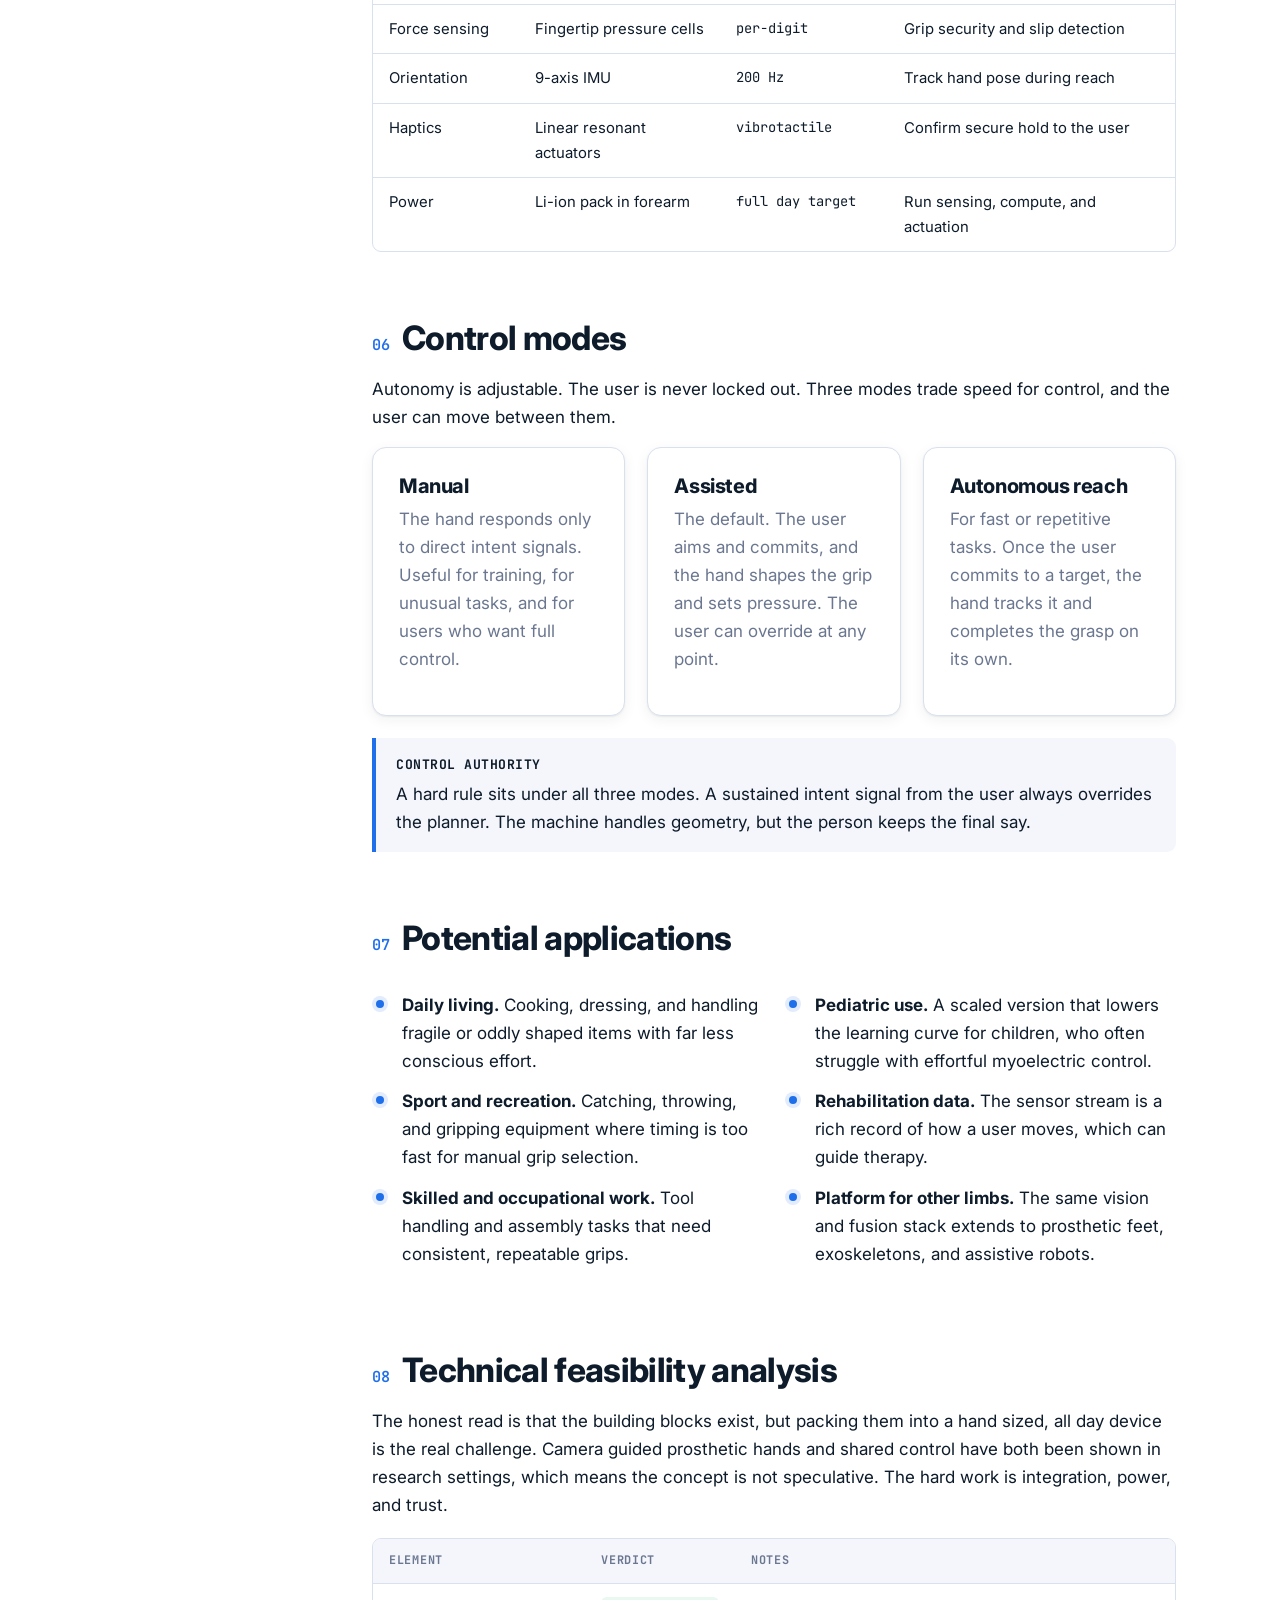
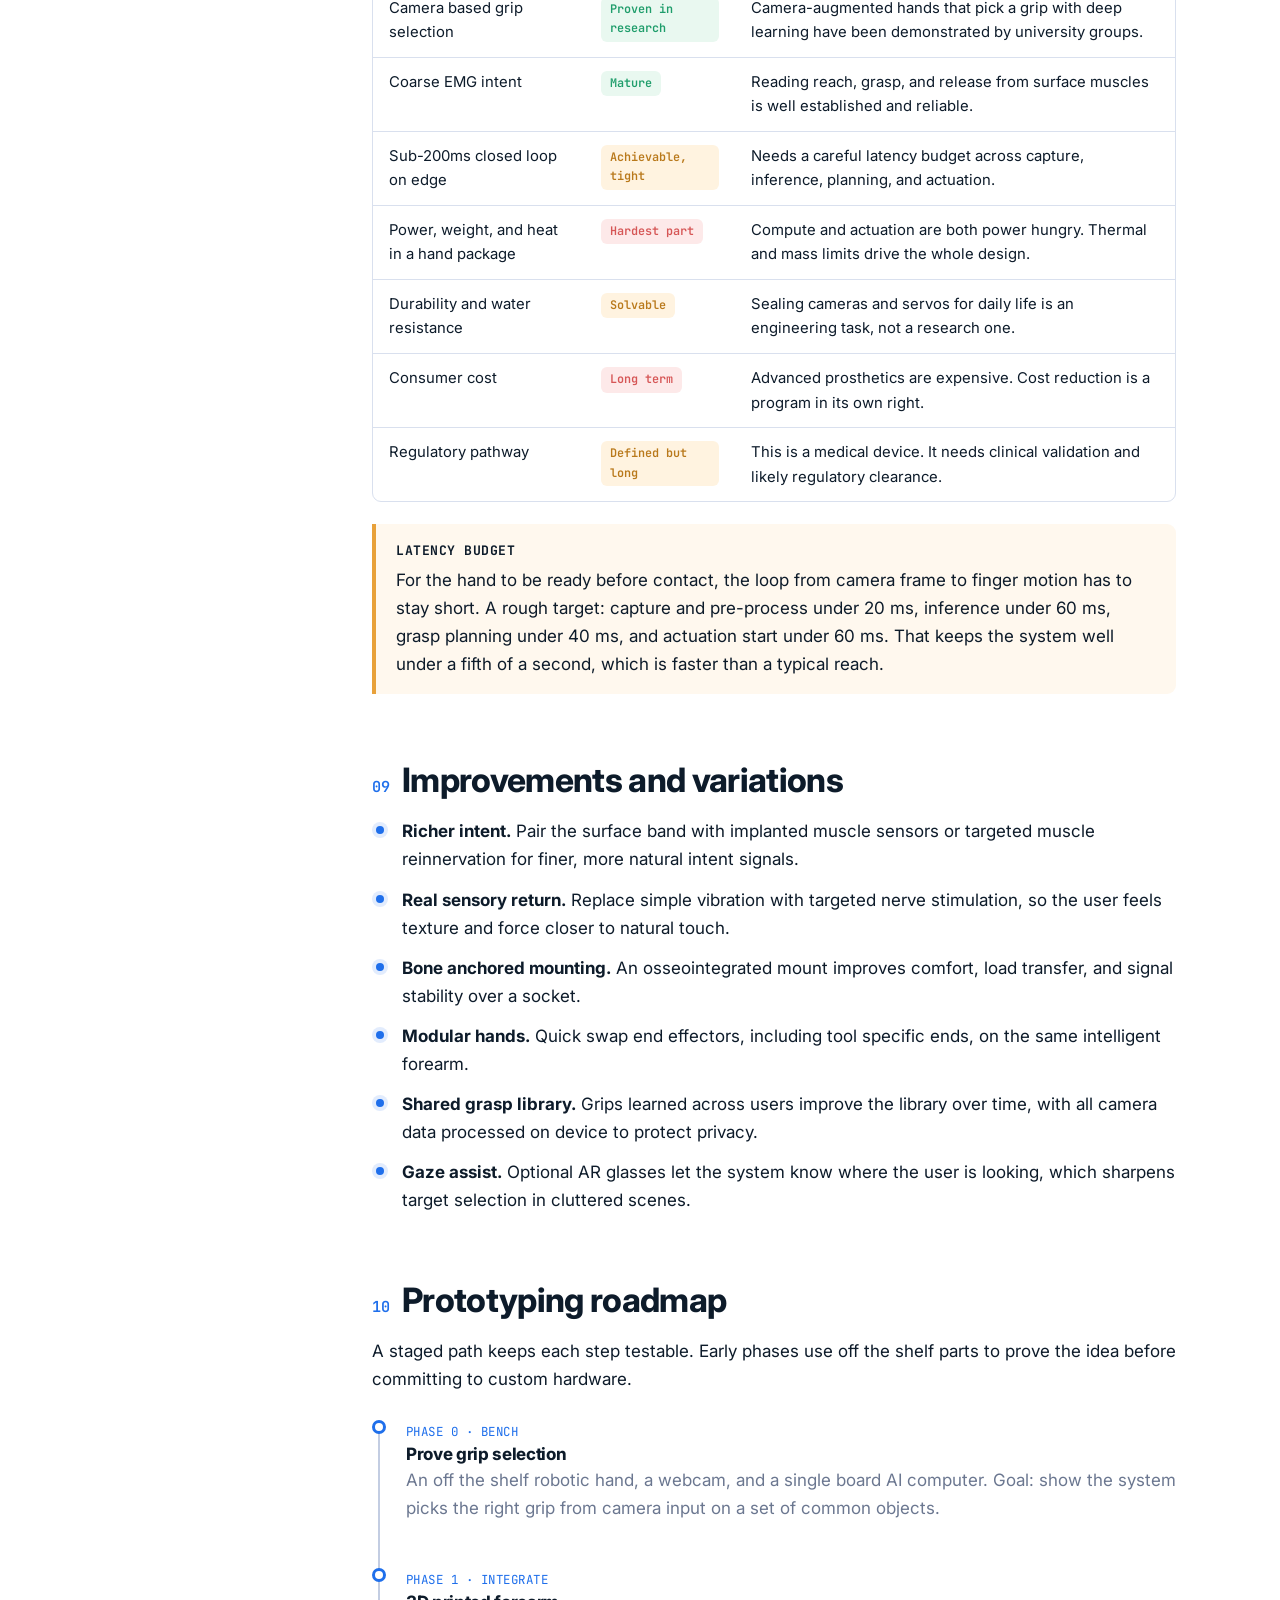
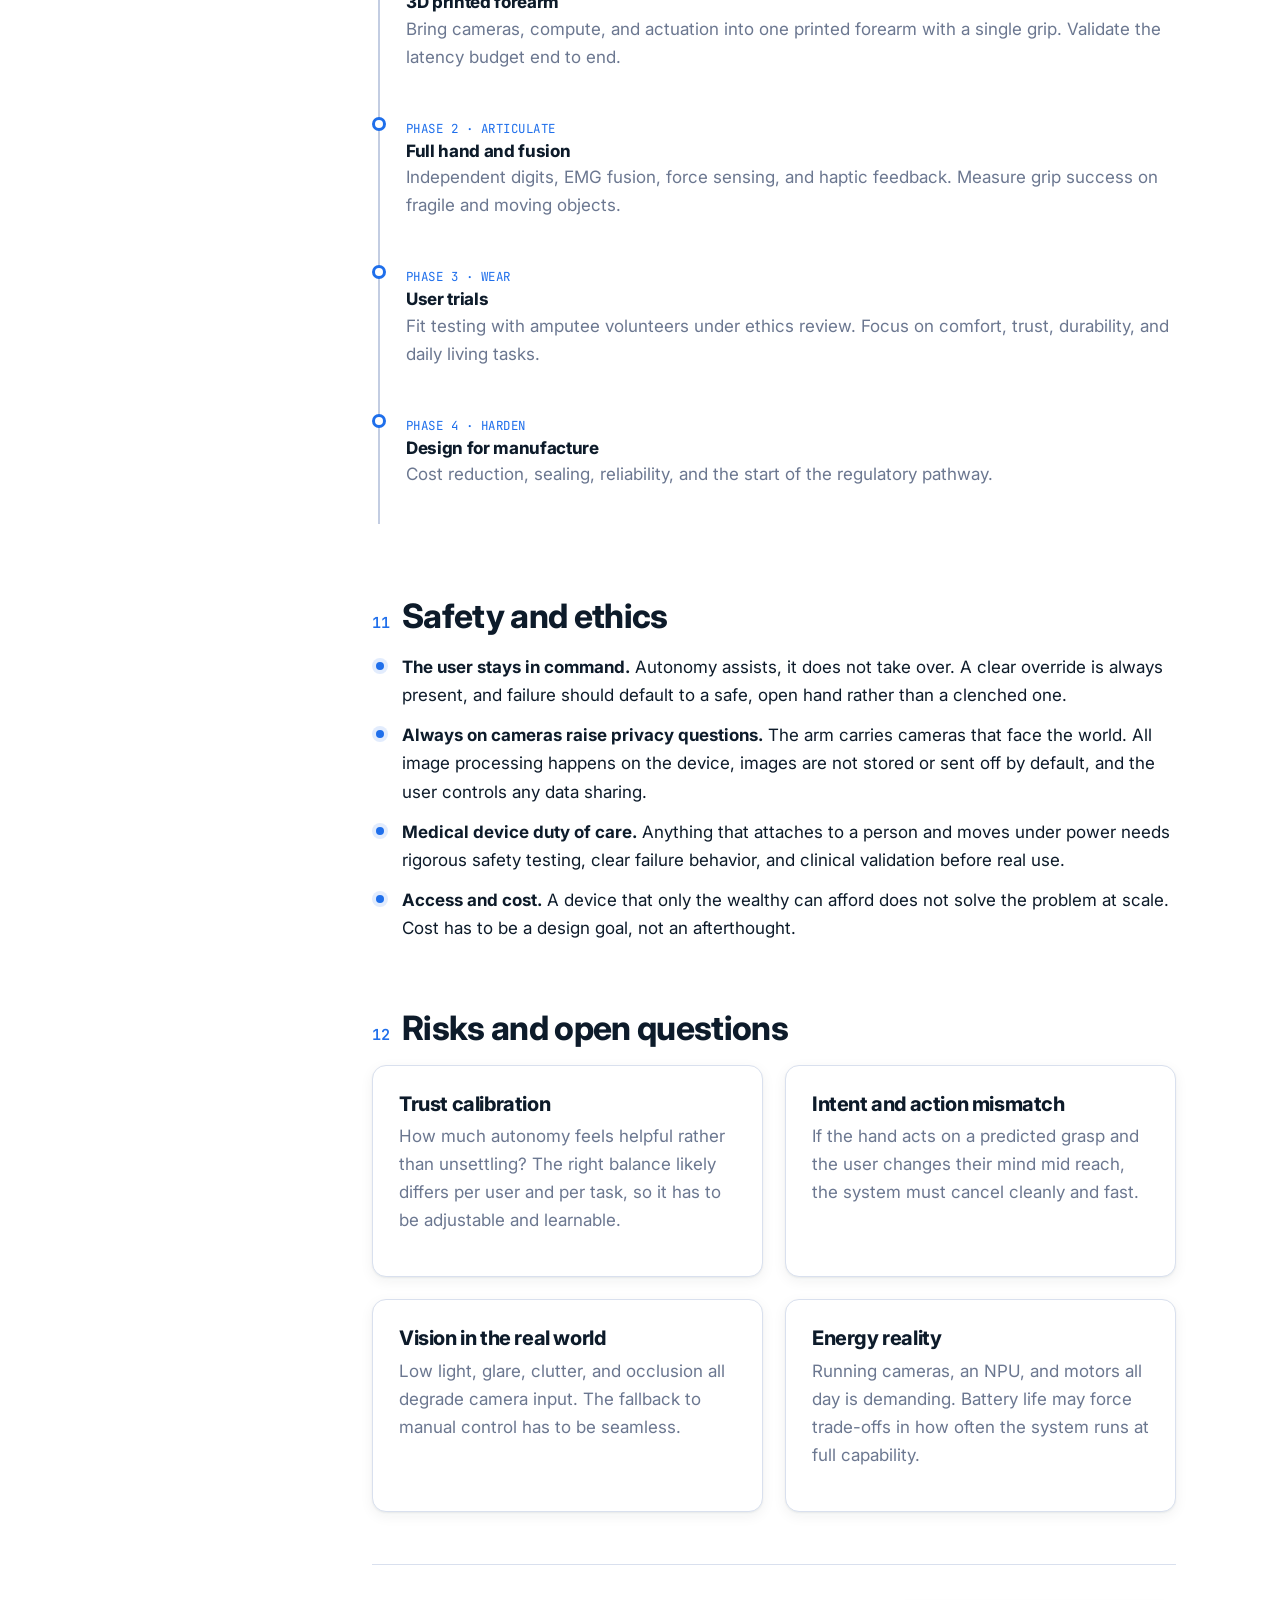
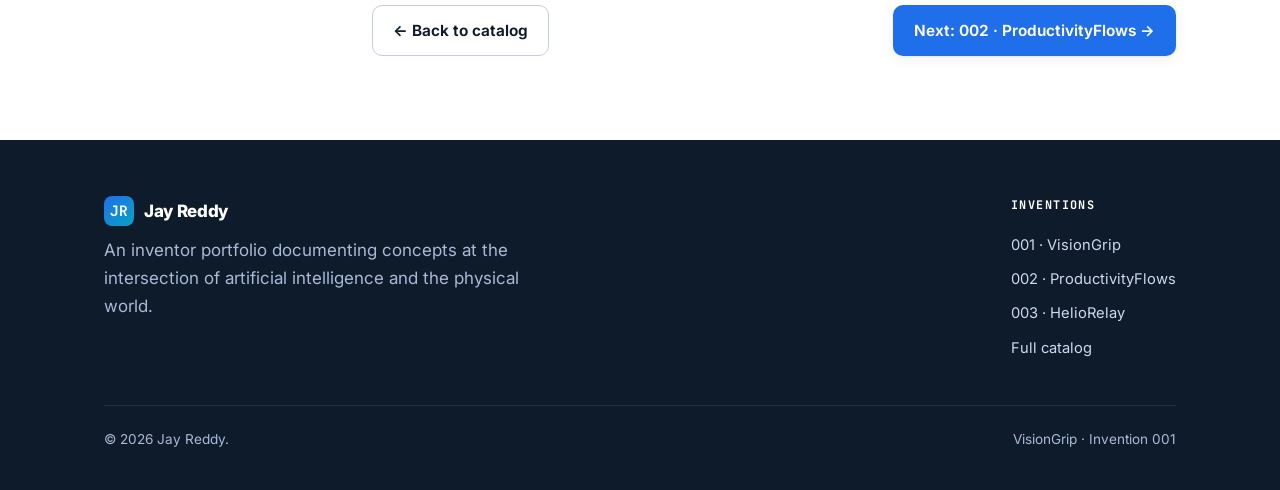
<file: inventions/visiongrip.html>
<!DOCTYPE html>
<html lang="en">
<head>
  <meta charset="UTF-8" />
  <meta name="viewport" content="width=device-width, initial-scale=1.0" />
  <title>VisionGrip · Invention 001 · Jay Reddy</title>
  <meta name="description" content="VisionGrip is a context aware prosthetic arm that fuses neural intent sensing with fingertip cameras to pre-shape its grip before contact. Full design, schematics, feasibility analysis, and prototyping plan." />
  <link rel="icon" href="data:image/svg+xml,&lt;svg xmlns='http://www.w3.org/2000/svg' viewBox='0 0 32 32'&gt;&lt;rect width='32' height='32' rx='8' fill='%231f6feb'/&gt;&lt;text x='16' y='22' font-family='monospace' font-size='16' fill='white' text-anchor='middle'&gt;JR&lt;/text&gt;&lt;/svg&gt;" />
  <link rel="preconnect" href="https://fonts.googleapis.com" />
  <link rel="preconnect" href="https://fonts.gstatic.com" crossorigin />
  <link href="https://fonts.googleapis.com/css2?family=Inter:wght@400;500;550;600;700;750;800&family=JetBrains+Mono:wght@400;500;600;700&display=swap" rel="stylesheet" />
  <link rel="stylesheet" href="../assets/css/styles.css" />
</head>
<body>

  <!-- ===================== NAV ===================== -->
  <header class="nav">
    <div class="wrap nav__inner">
      <a class="brand" href="../index.html"><span class="brand__mark">JR</span><span>Jay Reddy</span></a>
      <button class="nav__toggle" aria-label="Toggle menu"><span></span><span></span><span></span></button>
      <nav class="nav__links">
        <a href="../index.html#inventions">All inventions</a>
        <a href="../index.html#about">Inventor</a>
        <a href="visiongrip.html">001 · VisionGrip</a>
        <a href="productivityflows.html">002 · ProductivityFlows</a>
        <a href="helio-relay.html">003 · HelioRelay</a>
      </nav>
    </div>
  </header>

  <!-- ===================== HEADER ===================== -->
  <section class="inv-header">
    <div class="inv-header__grid" aria-hidden="true"></div>
    <div class="wrap inv-header__inner">
      <div class="breadcrumb"><a href="../index.html">Catalog</a> / Invention 001</div>
      <h1>VisionGrip <span class="codename">// context aware neural prosthetic</span></h1>
      <p class="hero__sub" style="margin-top:.6rem">An AI driven prosthetic arm that pre-shapes its own grip before it touches an object.</p>
      <div class="inv-meta">
        <div><div class="k">Date conceived</div><div class="v">June 27, 2026</div></div>
        <div><div class="k">Status</div><div class="v">Concept · pre-prototype</div></div>
        <div><div class="k">Domain</div><div class="v">Biomechanics · Robotics</div></div>
        <div><div class="k">Inventor</div><div class="v">Jay Reddy</div></div>
      </div>
    </div>
  </section>

  <!-- ===================== DOC ===================== -->
  <div class="section">
    <div class="wrap doc">

      <!-- TOC -->
      <aside class="toc">
        <h4>On this page</h4>
        <ol>
          <li><a href="#overview">01 · Overview</a></li>
          <li><a href="#problem">02 · The problem</a></li>
          <li><a href="#description">03 · Detailed description</a></li>
          <li><a href="#schematics">04 · Schematics and diagrams</a></li>
          <li><a href="#components">05 · Key components</a></li>
          <li><a href="#modes">06 · Control modes</a></li>
          <li><a href="#applications">07 · Potential applications</a></li>
          <li><a href="#feasibility">08 · Technical feasibility</a></li>
          <li><a href="#variations">09 · Improvements and variations</a></li>
          <li><a href="#roadmap">10 · Prototyping roadmap</a></li>
          <li><a href="#ethics">11 · Safety and ethics</a></li>
          <li><a href="#risks">12 · Risks and open questions</a></li>
        </ol>
      </aside>

      <!-- BODY -->
      <div class="doc__body">

        <!-- 01 Overview -->
        <section id="overview" class="reveal">
          <h2 data-no="01">Overview</h2>
          <p class="lead">VisionGrip is an advanced prosthetic arm for above-elbow and below-elbow amputees. Instead
            of asking the user to drive every small movement through muscle signals, the arm works as a
            semi-autonomous partner.</p>
          <p>It combines neural intent sensors at the residual limb with a dense array of micro cameras. The cameras
            read the immediate environment while the intent sensors read what the user wants to do. When a user
            reaches for a basketball, the cameras track the ball's size, distance, and speed, and the hand moves into
            the correct catching posture and grip pressure before contact is made. The user supplies the goal. The
            arm works out the precise mechanics to reach it.</p>
          <div class="callout callout--note">
            <strong>The core idea</strong>
            <p>Most prosthetic control fails because it forces a person to consciously manage dozens of small joint
              movements. VisionGrip moves that burden to the machine. The person aims and commits. The hand handles
              the geometry.</p>
          </div>
        </section>

        <!-- 02 Problem -->
        <section id="problem" class="reveal">
          <h2 data-no="02">The problem being solved</h2>
          <p>Today's myoelectric prosthetics read muscle signals from the residual limb and map them to a small set
            of grips. That approach has real limits, and many users abandon their devices because of them.</p>
          <ul class="flist">
            <li><strong>High mental load.</strong> The user has to consciously trigger and hold each movement through muscle contractions. Simple tasks take constant attention.</li>
            <li><strong>Noisy, coarse signals.</strong> Surface muscle readings drift with sweat, fatigue, and electrode shift. Fine control is hard to sustain.</li>
            <li><strong>Slow grip selection.</strong> Switching between grip types often means cycling through a menu of patterns, which is too slow for anything fast or unexpected.</li>
            <li><strong>No awareness of the object.</strong> The hand does not know if it is about to hold an egg or a hammer. The user has to supply all of that judgment manually.</li>
            <li><strong>Abandonment.</strong> Studies of upper-limb prosthetics report that a meaningful share of users stop wearing their devices, often citing effort and limited function.</li>
          </ul>
          <p>VisionGrip targets the root cause. If the hand can see the object and infer intent, it can take over the
            fine motor planning that currently exhausts the user.</p>
        </section>

        <!-- 03 Detailed description -->
        <section id="description" class="reveal">
          <h2 data-no="03">Detailed description</h2>
          <p>The system is organized into five subsystems that pass data around a single closed loop. Each is
            described below, and the schematics in the next section show how they physically sit on the arm.</p>

          <h3>1. Visual sensory array</h3>
          <p>High framerate micro cameras are embedded in the fingertips, the palm, the back of the hand, and the
            wrist. The fingertip and palm cameras give close range detail for the final grip. The wrist camera gives a
            wider view for reaching and for tracking fast moving targets. Together they map the immediate space,
            estimate an object's size and likely fragility, and follow moving objects.</p>

          <h3>2. Intent sensory array</h3>
          <p>A non-invasive electromyography band, or a neural interface band, sits at the attachment site. It does
            not try to decode every finger. It reads the user's base intention, such as reach, pull, open, or commit
            to a grasp. This coarse signal is reliable and fast, which is exactly what the planner needs.</p>

          <h3>3. Processing unit</h3>
          <p>An onboard edge AI chip sits in the forearm cavity. It fuses the visual data with the intent data and
            runs predictive models of the grasp. Doing this on the device, rather than in the cloud, keeps latency low
            and keeps camera images private to the limb.</p>

          <h3>4. Actuation system</h3>
          <p>High torque micro servos drive synthetic tendons that move each digit. Independent digits and a rotating
            wrist let the hand form many grip shapes and adjust grip pressure smoothly rather than in fixed steps.</p>

          <h3>5. Haptic feedback loop</h3>
          <p>Small vibration motors at the attachment site let the user feel when an object is held securely. This
            closes the loop back to the person, so the user keeps a sense of contact and confidence even though the
            machine is doing the fine work.</p>
        </section>

        <!-- 04 Schematics -->
        <section id="schematics" class="reveal">
          <h2 data-no="04">Schematics and diagrams</h2>
          <p>Three drawings describe the design. The first shows where every component sits on the arm. The second
            shows how data moves through the system as a closed control loop. The third shows how the camera input
            selects a grip from a library of grasp shapes.</p>

          <!-- FIGURE 1 : component layout -->
          <figure class="figure">
            <div class="blueprint">
              <div class="blueprint__title">Fig. 1 · Component layout, lateral view</div>
              <div class="blueprint__frame">
                <svg viewBox="0 0 900 430" role="img" aria-label="Lateral cutaway of the VisionGrip arm showing camera positions, EMG band, edge AI unit, battery, actuators, and haptic motors">
                  <!-- center reference line -->
                  <line x1="40" y1="250" x2="860" y2="250" class="bp-dim"/>
                  <text x="44" y="244" class="bp-label-sm">CENTERLINE</text>

                  <!-- socket / residual limb interface -->
                  <path d="M70 210 q-22 40 0 80 l60 0 0 -80 z" class="bp-fill"/>
                  <!-- EMG band ring -->
                  <rect x="118" y="204" width="20" height="92" rx="6" class="bp-fill-2"/>
                  <!-- haptic motors -->
                  <circle cx="92" cy="226" r="6" class="bp-amber"/>
                  <circle cx="92" cy="274" r="6" class="bp-amber"/>

                  <!-- forearm shaft -->
                  <rect x="138" y="212" width="320" height="76" rx="16" class="bp-stroke"/>
                  <!-- edge AI board -->
                  <rect x="168" y="226" width="96" height="30" rx="4" class="bp-fill-2"/>
                  <line x1="176" y1="226" x2="176" y2="256" class="bp-stroke-soft"/>
                  <line x1="188" y1="226" x2="188" y2="256" class="bp-stroke-soft"/>
                  <!-- battery -->
                  <rect x="284" y="260" width="120" height="22" rx="4" class="bp-fill"/>
                  <line x1="404" y1="265" x2="410" y2="265" class="bp-stroke"/>
                  <line x1="404" y1="277" x2="410" y2="277" class="bp-stroke"/>
                  <!-- IMU -->
                  <rect x="330" y="222" width="22" height="22" rx="3" class="bp-fill-2"/>
                  <!-- tendon routing lines -->
                  <path d="M264 244 H470" class="bp-dim"/>
                  <path d="M264 250 H470" class="bp-dim"/>

                  <!-- wrist joint -->
                  <circle cx="492" cy="250" r="22" class="bp-fill-2"/>
                  <path d="M492 230 a20 20 0 0 1 0 40" class="bp-amber"/>

                  <!-- palm -->
                  <rect x="520" y="208" width="86" height="84" rx="16" class="bp-fill"/>
                  <!-- palm camera -->
                  <circle cx="563" cy="250" r="7" class="bp-fill-2"/>
                  <circle cx="563" cy="250" r="2.5" fill="#5fe0e6"/>

                  <!-- fingers + fingertip cameras -->
                  <g class="bp-stroke">
                    <path d="M606 222 q60 -14 96 -34"/><circle cx="704" cy="186" r="7" class="bp-fill-2"/><circle cx="704" cy="186" r="2.5" fill="#5fe0e6"/>
                    <path d="M606 236 q66 -6 108 -10"/><circle cx="716" cy="225" r="7" class="bp-fill-2"/><circle cx="716" cy="225" r="2.5" fill="#5fe0e6"/>
                    <path d="M606 252 q66 2 108 8"/><circle cx="716" cy="262" r="7" class="bp-fill-2"/><circle cx="716" cy="262" r="2.5" fill="#5fe0e6"/>
                    <path d="M606 268 q60 12 100 26"/><circle cx="708" cy="296" r="7" class="bp-fill-2"/><circle cx="708" cy="296" r="2.5" fill="#5fe0e6"/>
                    <!-- thumb -->
                    <path d="M524 286 q-6 30 -26 44"/><circle cx="496" cy="332" r="7" class="bp-fill-2"/><circle cx="496" cy="332" r="2.5" fill="#5fe0e6"/>
                  </g>
                  <!-- dorsal (back of hand) camera -->
                  <circle cx="556" cy="214" r="7" class="bp-fill-2"/><circle cx="556" cy="214" r="2.5" fill="#5fe0e6"/>
                  <!-- wrist camera -->
                  <circle cx="510" cy="232" r="7" class="bp-fill-2"/><circle cx="510" cy="232" r="2.5" fill="#5fe0e6"/>

                  <!-- ===== leader lines + labels ===== -->
                  <!-- haptic -->
                  <path d="M92 226 V120 H230" class="bp-stroke-soft"/>
                  <text x="234" y="116" class="bp-amber-t">[1] Haptic feedback motors (LRA)</text>
                  <!-- EMG -->
                  <path d="M128 204 V150 H300" class="bp-stroke-soft"/>
                  <text x="304" y="146" class="bp-label">[2] EMG / neural intent band</text>
                  <!-- edge ai -->
                  <path d="M216 226 V178 H360" class="bp-stroke-soft"/>
                  <text x="364" y="174" class="bp-tag">[3] Edge AI processor + NPU</text>
                  <!-- IMU -->
                  <path d="M341 222 V196 H560" class="bp-stroke-soft"/>
                  <text x="564" y="200" class="bp-label">[4] IMU (orientation)</text>
                  <!-- battery -->
                  <path d="M344 282 V330 H250" class="bp-stroke-soft"/>
                  <text x="60" y="334" class="bp-label">[5] Battery pack (forearm cavity)</text>
                  <!-- wrist actuator -->
                  <path d="M492 272 V360 H360" class="bp-stroke-soft"/>
                  <text x="120" y="364" class="bp-amber-t">[6] Wrist actuator (rotation)</text>
                  <!-- cameras -->
                  <path d="M704 186 V100 H560" class="bp-stroke-soft"/>
                  <text x="560" y="96" class="bp-tag" text-anchor="end">[7] Fingertip + palm + dorsal cameras</text>
                  <!-- tendons -->
                  <path d="M520 250 H470 V395 H560" class="bp-dim"/>
                  <text x="564" y="399" class="bp-label-sm">[8] Synthetic tendons + micro servos</text>
                </svg>
              </div>
              <div class="blueprint__stamp">VISIONGRIP · DWG 001-A · NOT TO SCALE</div>
            </div>
            <figcaption><b>Figure 1.</b> Component layout. Cyan circles mark camera positions. The EMG band reads
              intent at the socket, the edge AI unit and battery sit inside the forearm cavity, and tendon driven
              servos move the digits. Haptic motors sit against the residual limb.</figcaption>
          </figure>

          <!-- FIGURE 2 : control loop -->
          <figure class="figure">
            <div class="blueprint">
              <div class="blueprint__title">Fig. 2 · Signal flow and closed control loop</div>
              <div class="blueprint__frame">
                <svg viewBox="0 0 900 380" role="img" aria-label="Block diagram of VisionGrip data flow: cameras and EMG feed a fusion and grasp planner, which drives the motor controller and actuators, with force sensing and haptic feedback closing the loop">
                  <!-- inputs -->
                  <rect x="30" y="40" width="150" height="54" rx="8" class="bp-fill-2"/>
                  <text x="105" y="64" class="bp-label" text-anchor="middle">Micro cameras</text>
                  <text x="105" y="82" class="bp-label-sm" text-anchor="middle">fingertip · palm · wrist</text>

                  <rect x="30" y="150" width="150" height="54" rx="8" class="bp-fill-2"/>
                  <text x="105" y="174" class="bp-label" text-anchor="middle">EMG / neural band</text>
                  <text x="105" y="192" class="bp-label-sm" text-anchor="middle">user intent</text>

                  <rect x="30" y="260" width="150" height="54" rx="8" class="bp-fill"/>
                  <text x="105" y="284" class="bp-label" text-anchor="middle">Force + touch</text>
                  <text x="105" y="302" class="bp-label-sm" text-anchor="middle">fingertip sensors</text>

                  <!-- stage 1 processing -->
                  <rect x="240" y="40" width="160" height="54" rx="8" class="bp-fill"/>
                  <text x="320" y="64" class="bp-label" text-anchor="middle">Vision pipeline</text>
                  <text x="320" y="82" class="bp-label-sm" text-anchor="middle">detect · size · track</text>

                  <rect x="240" y="150" width="160" height="54" rx="8" class="bp-fill"/>
                  <text x="320" y="174" class="bp-label" text-anchor="middle">Intent decoder</text>
                  <text x="320" y="192" class="bp-label-sm" text-anchor="middle">reach · grasp · release</text>

                  <!-- fusion -->
                  <rect x="470" y="92" width="170" height="120" rx="10" class="bp-fill-2"/>
                  <text x="555" y="138" class="bp-tag" text-anchor="middle">Sensor fusion +</text>
                  <text x="555" y="158" class="bp-tag" text-anchor="middle">grasp planner</text>
                  <text x="555" y="182" class="bp-label-sm" text-anchor="middle">predictive kinematics</text>

                  <!-- motor controller -->
                  <rect x="700" y="92" width="160" height="54" rx="8" class="bp-fill"/>
                  <text x="780" y="116" class="bp-label" text-anchor="middle">Motor controller</text>
                  <text x="780" y="134" class="bp-label-sm" text-anchor="middle">torque + position</text>

                  <!-- actuators -->
                  <rect x="700" y="180" width="160" height="54" rx="8" class="bp-fill-2"/>
                  <text x="780" y="204" class="bp-label" text-anchor="middle">Servos + tendons</text>
                  <text x="780" y="222" class="bp-label-sm" text-anchor="middle">digits + wrist</text>

                  <!-- haptic -->
                  <rect x="470" y="260" width="170" height="54" rx="8" class="bp-amber" fill="rgba(255,205,107,.08)"/>
                  <text x="555" y="284" class="bp-amber-t" text-anchor="middle">Haptic driver</text>
                  <text x="555" y="302" class="bp-label-sm" text-anchor="middle">vibrotactile to user</text>

                  <!-- arrows -->
                  <defs>
                    <marker id="ah" markerWidth="9" markerHeight="9" refX="7" refY="3" orient="auto">
                      <path d="M0 0 L7 3 L0 6 Z" fill="#add3ff"/>
                    </marker>
                    <marker id="ahc" markerWidth="9" markerHeight="9" refX="7" refY="3" orient="auto">
                      <path d="M0 0 L7 3 L0 6 Z" fill="#5fe0e6"/>
                    </marker>
                    <marker id="aha" markerWidth="9" markerHeight="9" refX="7" refY="3" orient="auto">
                      <path d="M0 0 L7 3 L0 6 Z" fill="#ffcd6b"/>
                    </marker>
                  </defs>
                  <g class="bp-stroke-soft" marker-end="url(#ah)">
                    <line x1="180" y1="67" x2="236" y2="67"/>
                    <line x1="180" y1="177" x2="236" y2="177"/>
                    <line x1="400" y1="67" x2="466" y2="120"/>
                    <line x1="400" y1="177" x2="466" y2="160"/>
                  </g>
                  <g style="stroke:#5fe0e6; fill:none" marker-end="url(#ahc)">
                    <line x1="640" y1="124" x2="696" y2="119"/>
                  </g>
                  <g class="bp-stroke-soft" marker-end="url(#ah)">
                    <line x1="780" y1="146" x2="780" y2="176"/>
                  </g>
                  <!-- feedback: force back to fusion -->
                  <path d="M180 287 H214 V152 H466" class="bp-dim" marker-end="url(#ah)"/>
                  <!-- haptic from fusion to user -->
                  <path d="M540 212 V256" style="stroke:#ffcd6b; fill:none" marker-end="url(#aha)"/>
                  <!-- actuator state back to fusion (closed loop) -->
                  <path d="M780 234 V340 H555 V316" class="bp-dim" marker-end="url(#ah)"/>
                  <text x="300" y="356" class="bp-label-sm">dashed = feedback path (closed loop)</text>
                </svg>
              </div>
              <div class="blueprint__stamp">VISIONGRIP · DWG 001-B</div>
            </div>
            <figcaption><b>Figure 2.</b> The control loop. Vision and intent are fused into a predictive grasp plan,
              which drives the actuators. Fingertip force readings and actuator state feed back into the planner, and a
              haptic signal returns to the user. The whole loop is designed to run on the edge processor in under a
              fifth of a second so the hand is ready before contact.</figcaption>
          </figure>

          <!-- FIGURE 3 : grip library -->
          <figure class="figure">
            <div class="blueprint">
              <div class="blueprint__title">Fig. 3 · Grip library and camera driven selection</div>
              <div class="blueprint__frame">
                <svg viewBox="0 0 900 250" role="img" aria-label="Five grip types selected from camera input: power, pinch, tripod, hook, and spherical">
                  <!-- decision node -->
                  <rect x="350" y="20" width="200" height="48" rx="10" class="bp-fill-2"/>
                  <text x="450" y="42" class="bp-tag" text-anchor="middle">Object seen by camera</text>
                  <text x="450" y="60" class="bp-label-sm" text-anchor="middle">shape · size · fragility</text>

                  <g class="bp-stroke-soft">
                    <path d="M390 68 V96 H110 V120"/>
                    <path d="M415 68 V108 H300 V120"/>
                    <path d="M450 68 V120"/>
                    <path d="M485 68 V108 H600 V120"/>
                    <path d="M510 68 V96 H790 V120"/>
                  </g>

                  <!-- power grip (cylinder) -->
                  <g transform="translate(70,120)">
                    <rect x="0" y="20" width="80" height="60" rx="10" class="bp-fill"/>
                    <rect x="26" y="0" width="28" height="84" rx="14" class="bp-fill-2"/>
                    <text x="40" y="104" class="bp-label" text-anchor="middle">Power</text>
                  </g>
                  <!-- pinch -->
                  <g transform="translate(260,120)">
                    <path d="M10 10 L40 40 M70 10 L40 40" class="bp-stroke"/>
                    <circle cx="40" cy="46" r="8" class="bp-fill-2"/>
                    <text x="40" y="104" class="bp-label" text-anchor="middle">Pinch</text>
                  </g>
                  <!-- tripod -->
                  <g transform="translate(450,120)">
                    <path d="M40 46 L12 8 M40 46 L40 4 M40 46 L68 8" class="bp-stroke"/>
                    <circle cx="40" cy="50" r="9" class="bp-fill-2"/>
                    <text x="40" y="104" class="bp-label" text-anchor="middle">Tripod</text>
                  </g>
                  <!-- hook -->
                  <g transform="translate(560,120)">
                    <path d="M20 6 v40 a20 20 0 0 0 40 0" class="bp-stroke"/>
                    <rect x="12" y="48" width="56" height="12" rx="6" class="bp-fill"/>
                    <text x="40" y="104" class="bp-label" text-anchor="middle">Hook</text>
                  </g>
                  <!-- spherical -->
                  <g transform="translate(750,120)">
                    <circle cx="40" cy="44" r="28" class="bp-fill-2"/>
                    <path d="M12 44 a28 18 0 0 1 56 0" class="bp-stroke"/>
                    <text x="40" y="104" class="bp-label" text-anchor="middle">Spherical</text>
                  </g>
                </svg>
              </div>
              <div class="blueprint__stamp">VISIONGRIP · DWG 001-C</div>
            </div>
            <figcaption><b>Figure 3.</b> The planner does not invent a grip from nothing. It chooses from a library of
              known grasp shapes based on what the camera sees, then tunes finger spacing and pressure for the specific
              object. A pencil triggers a tripod grip. A mug handle triggers a hook. A ball triggers a spherical grip.</figcaption>
          </figure>
        </section>

        <!-- 05 Components -->
        <section id="components" class="reveal">
          <h2 data-no="05">Key components</h2>
          <p>This is a working bill of materials at the concept stage. The values are design targets, not final
            specifications, and they exist to make the engineering trade-offs concrete.</p>
          <div class="table-wrap">
            <table class="spec">
              <thead>
                <tr><th>Subsystem</th><th>Candidate part</th><th class="mono">Target spec</th><th>Purpose</th></tr>
              </thead>
              <tbody>
                <tr><td>Fingertip cameras</td><td>Global shutter micro modules</td><td class="mono">120+ fps, low light</td><td>Close range object detail and motion tracking</td></tr>
                <tr><td>Wrist camera</td><td>Wide field module</td><td class="mono">90&deg; FOV</td><td>Reach guidance and fast target tracking</td></tr>
                <tr><td>Intent band</td><td>Dry electrode EMG array</td><td class="mono">8 channels</td><td>Coarse intent: reach, grasp, release</td></tr>
                <tr><td>Processor</td><td>Edge AI SoC with NPU</td><td class="mono">10 to 40 TOPS</td><td>On-device fusion and grasp planning</td></tr>
                <tr><td>Digit actuators</td><td>Brushless micro servos</td><td class="mono">series elastic</td><td>Independent finger articulation</td></tr>
                <tr><td>Tendons</td><td>Synthetic high tensile cord</td><td class="mono">low stretch</td><td>Transmit force to the digits</td></tr>
                <tr><td>Force sensing</td><td>Fingertip pressure cells</td><td class="mono">per-digit</td><td>Grip security and slip detection</td></tr>
                <tr><td>Orientation</td><td>9-axis IMU</td><td class="mono">200 Hz</td><td>Track hand pose during reach</td></tr>
                <tr><td>Haptics</td><td>Linear resonant actuators</td><td class="mono">vibrotactile</td><td>Confirm secure hold to the user</td></tr>
                <tr><td>Power</td><td>Li-ion pack in forearm</td><td class="mono">full day target</td><td>Run sensing, compute, and actuation</td></tr>
              </tbody>
            </table>
          </div>
        </section>

        <!-- 06 Control modes -->
        <section id="modes" class="reveal">
          <h2 data-no="06">Control modes</h2>
          <p>Autonomy is adjustable. The user is never locked out. Three modes trade speed for control, and the user
            can move between them.</p>
          <div class="grid grid-3">
            <div class="card"><h3>Manual</h3><p class="muted">The hand responds only to direct intent signals. Useful for training, for unusual tasks, and for users who want full control.</p></div>
            <div class="card"><h3>Assisted</h3><p class="muted">The default. The user aims and commits, and the hand shapes the grip and sets pressure. The user can override at any point.</p></div>
            <div class="card"><h3>Autonomous reach</h3><p class="muted">For fast or repetitive tasks. Once the user commits to a target, the hand tracks it and completes the grasp on its own.</p></div>
          </div>
          <div class="callout">
            <strong>Control authority</strong>
            <p>A hard rule sits under all three modes. A sustained intent signal from the user always overrides the
              planner. The machine handles geometry, but the person keeps the final say.</p>
          </div>
        </section>

        <!-- 07 Applications -->
        <section id="applications" class="reveal">
          <h2 data-no="07">Potential applications</h2>
          <div class="grid grid-2">
            <div>
              <ul class="flist">
                <li><strong>Daily living.</strong> Cooking, dressing, and handling fragile or oddly shaped items with far less conscious effort.</li>
                <li><strong>Sport and recreation.</strong> Catching, throwing, and gripping equipment where timing is too fast for manual grip selection.</li>
                <li><strong>Skilled and occupational work.</strong> Tool handling and assembly tasks that need consistent, repeatable grips.</li>
              </ul>
            </div>
            <div>
              <ul class="flist">
                <li><strong>Pediatric use.</strong> A scaled version that lowers the learning curve for children, who often struggle with effortful myoelectric control.</li>
                <li><strong>Rehabilitation data.</strong> The sensor stream is a rich record of how a user moves, which can guide therapy.</li>
                <li><strong>Platform for other limbs.</strong> The same vision and fusion stack extends to prosthetic feet, exoskeletons, and assistive robots.</li>
              </ul>
            </div>
          </div>
        </section>

        <!-- 08 Feasibility -->
        <section id="feasibility" class="reveal">
          <h2 data-no="08">Technical feasibility analysis</h2>
          <p>The honest read is that the building blocks exist, but packing them into a hand sized, all day device is
            the real challenge. Camera guided prosthetic hands and shared control have both been shown in research
            settings, which means the concept is not speculative. The hard work is integration, power, and trust.</p>
          <div class="table-wrap">
            <table class="spec">
              <thead><tr><th>Element</th><th>Verdict</th><th>Notes</th></tr></thead>
              <tbody>
                <tr><td>Camera based grip selection</td><td><span class="verdict ok">Proven in research</span></td><td>Camera-augmented hands that pick a grip with deep learning have been demonstrated by university groups.</td></tr>
                <tr><td>Coarse EMG intent</td><td><span class="verdict ok">Mature</span></td><td>Reading reach, grasp, and release from surface muscles is well established and reliable.</td></tr>
                <tr><td>Sub-200ms closed loop on edge</td><td><span class="verdict mid">Achievable, tight</span></td><td>Needs a careful latency budget across capture, inference, planning, and actuation.</td></tr>
                <tr><td>Power, weight, and heat in a hand package</td><td><span class="verdict hard">Hardest part</span></td><td>Compute and actuation are both power hungry. Thermal and mass limits drive the whole design.</td></tr>
                <tr><td>Durability and water resistance</td><td><span class="verdict mid">Solvable</span></td><td>Sealing cameras and servos for daily life is an engineering task, not a research one.</td></tr>
                <tr><td>Consumer cost</td><td><span class="verdict hard">Long term</span></td><td>Advanced prosthetics are expensive. Cost reduction is a program in its own right.</td></tr>
                <tr><td>Regulatory pathway</td><td><span class="verdict mid">Defined but long</span></td><td>This is a medical device. It needs clinical validation and likely regulatory clearance.</td></tr>
              </tbody>
            </table>
          </div>
          <div class="callout callout--warn">
            <strong>Latency budget</strong>
            <p>For the hand to be ready before contact, the loop from camera frame to finger motion has to stay short.
              A rough target: capture and pre-process under 20 ms, inference under 60 ms, grasp planning under 40 ms,
              and actuation start under 60 ms. That keeps the system well under a fifth of a second, which is faster
              than a typical reach.</p>
          </div>
        </section>

        <!-- 09 Variations -->
        <section id="variations" class="reveal">
          <h2 data-no="09">Improvements and variations</h2>
          <ul class="flist">
            <li><strong>Richer intent.</strong> Pair the surface band with implanted muscle sensors or targeted muscle reinnervation for finer, more natural intent signals.</li>
            <li><strong>Real sensory return.</strong> Replace simple vibration with targeted nerve stimulation, so the user feels texture and force closer to natural touch.</li>
            <li><strong>Bone anchored mounting.</strong> An osseointegrated mount improves comfort, load transfer, and signal stability over a socket.</li>
            <li><strong>Modular hands.</strong> Quick swap end effectors, including tool specific ends, on the same intelligent forearm.</li>
            <li><strong>Shared grasp library.</strong> Grips learned across users improve the library over time, with all camera data processed on device to protect privacy.</li>
            <li><strong>Gaze assist.</strong> Optional AR glasses let the system know where the user is looking, which sharpens target selection in cluttered scenes.</li>
          </ul>
        </section>

        <!-- 10 Roadmap -->
        <section id="roadmap" class="reveal">
          <h2 data-no="10">Prototyping roadmap</h2>
          <p>A staged path keeps each step testable. Early phases use off the shelf parts to prove the idea before
            committing to custom hardware.</p>
          <div class="timeline">
            <div class="phase"><span class="when">PHASE 0 · BENCH</span><h4>Prove grip selection</h4><p class="muted">An off the shelf robotic hand, a webcam, and a single board AI computer. Goal: show the system picks the right grip from camera input on a set of common objects.</p></div>
            <div class="phase"><span class="when">PHASE 1 · INTEGRATE</span><h4>3D printed forearm</h4><p class="muted">Bring cameras, compute, and actuation into one printed forearm with a single grip. Validate the latency budget end to end.</p></div>
            <div class="phase"><span class="when">PHASE 2 · ARTICULATE</span><h4>Full hand and fusion</h4><p class="muted">Independent digits, EMG fusion, force sensing, and haptic feedback. Measure grip success on fragile and moving objects.</p></div>
            <div class="phase"><span class="when">PHASE 3 · WEAR</span><h4>User trials</h4><p class="muted">Fit testing with amputee volunteers under ethics review. Focus on comfort, trust, durability, and daily living tasks.</p></div>
            <div class="phase"><span class="when">PHASE 4 · HARDEN</span><h4>Design for manufacture</h4><p class="muted">Cost reduction, sealing, reliability, and the start of the regulatory pathway.</p></div>
          </div>
        </section>

        <!-- 11 Ethics -->
        <section id="ethics" class="reveal">
          <h2 data-no="11">Safety and ethics</h2>
          <ul class="flist">
            <li><strong>The user stays in command.</strong> Autonomy assists, it does not take over. A clear override is always present, and failure should default to a safe, open hand rather than a clenched one.</li>
            <li><strong>Always on cameras raise privacy questions.</strong> The arm carries cameras that face the world. All image processing happens on the device, images are not stored or sent off by default, and the user controls any data sharing.</li>
            <li><strong>Medical device duty of care.</strong> Anything that attaches to a person and moves under power needs rigorous safety testing, clear failure behavior, and clinical validation before real use.</li>
            <li><strong>Access and cost.</strong> A device that only the wealthy can afford does not solve the problem at scale. Cost has to be a design goal, not an afterthought.</li>
          </ul>
        </section>

        <!-- 12 Risks -->
        <section id="risks" class="reveal">
          <h2 data-no="12">Risks and open questions</h2>
          <div class="grid grid-2">
            <div class="card"><h3>Trust calibration</h3><p class="muted">How much autonomy feels helpful rather than unsettling? The right balance likely differs per user and per task, so it has to be adjustable and learnable.</p></div>
            <div class="card"><h3>Intent and action mismatch</h3><p class="muted">If the hand acts on a predicted grasp and the user changes their mind mid reach, the system must cancel cleanly and fast.</p></div>
            <div class="card"><h3>Vision in the real world</h3><p class="muted">Low light, glare, clutter, and occlusion all degrade camera input. The fallback to manual control has to be seamless.</p></div>
            <div class="card"><h3>Energy reality</h3><p class="muted">Running cameras, an NPU, and motors all day is demanding. Battery life may force trade-offs in how often the system runs at full capability.</p></div>
          </div>
        </section>

        <!-- nav between inventions -->
        <hr />
        <div style="display:flex; justify-content:space-between; flex-wrap:wrap; gap:12px">
          <a class="btn btn--ghost" href="../index.html#inventions">&larr; Back to catalog</a>
          <a class="btn btn--primary" href="productivityflows.html">Next: 002 · ProductivityFlows &rarr;</a>
        </div>

      </div>
    </div>
  </div>

  <!-- ===================== FOOTER ===================== -->
  <footer class="footer">
    <div class="wrap">
      <div class="footer__top">
        <div class="footer__brand">
          <a class="brand" href="../index.html"><span class="brand__mark">JR</span><span style="color:#fff">Jay Reddy</span></a>
          <p>An inventor portfolio documenting concepts at the intersection of artificial intelligence and the physical world.</p>
        </div>
        <div class="footer__cols">
          <div class="footer__col">
            <h5>Inventions</h5>
            <a href="visiongrip.html">001 · VisionGrip</a>
            <a href="productivityflows.html">002 · ProductivityFlows</a>
            <a href="helio-relay.html">003 · HelioRelay</a>
            <a href="../index.html#inventions">Full catalog</a>
          </div>
        </div>
      </div>
      <div class="footer__bottom">
        <span>&copy; <span data-year>2026</span> Jay Reddy.</span>
        <span>VisionGrip · Invention 001</span>
      </div>
    </div>
  </footer>

  <script src="../assets/js/main.js"></script>
</body>
</html>
</file>
<file: assets/css/styles.css>
/* ============================================================
   Inventor Portfolio  ·  Jay Reddy
   Shared stylesheet for the landing page and invention pages.
   Design language: clean technical document with blueprint panels.
   ============================================================ */

/* ---------- Design tokens ---------- */
:root {
  /* Brand + ink */
  --ink:        #0d1b2a;   /* primary text, deep navy */
  --ink-soft:   #41506b;   /* secondary text */
  --ink-faint:  #6b7790;   /* captions, meta */
  --paper:      #ffffff;   /* page background */
  --paper-2:    #f4f6fb;   /* alt section background */
  --paper-3:    #eaeef7;   /* cards, wells */
  --line:       #d9e0ee;   /* hairlines */
  --line-2:     #c3cde2;

  /* Accents */
  --accent:     #1f6feb;   /* primary action blue */
  --accent-2:   #0aa2c0;   /* technical cyan */
  --amber:      #e8a13a;   /* warnings, callouts */
  --green:      #1f9d6b;   /* feasible / proven */
  --red:        #d65656;   /* risk / hard */

  /* Blueprint panel palette */
  --bp-bg:      #0a2540;
  --bp-bg-2:    #0e2e4f;
  --bp-grid:    rgba(120, 180, 255, 0.16);
  --bp-grid-2:  rgba(120, 180, 255, 0.07);
  --bp-line:    #add3ff;
  --bp-line-soft: rgba(173, 211, 255, 0.55);
  --bp-fill:    rgba(173, 211, 255, 0.08);
  --bp-cyan:    #5fe0e6;
  --bp-amber:   #ffcd6b;
  --bp-text:    #d7e8ff;

  /* Geometry */
  --maxw:       1120px;
  --radius:     14px;
  --radius-sm:  9px;
  --shadow:     0 1px 2px rgba(13, 27, 42, .06), 0 12px 30px rgba(13, 27, 42, .07);
  --shadow-sm:  0 1px 2px rgba(13, 27, 42, .06), 0 4px 14px rgba(13, 27, 42, .06);

  --font-sans: "Inter", -apple-system, BlinkMacSystemFont, "Segoe UI", Roboto, Helvetica, Arial, sans-serif;
  --font-mono: "JetBrains Mono", "SFMono-Regular", ui-monospace, Menlo, Consolas, monospace;
}

/* ---------- Reset ---------- */
*, *::before, *::after { box-sizing: border-box; }
html { scroll-behavior: smooth; -webkit-text-size-adjust: 100%; }
@media (prefers-reduced-motion: reduce) {
  html { scroll-behavior: auto; }
  * { animation: none !important; transition: none !important; }
}
body {
  margin: 0;
  font-family: var(--font-sans);
  color: var(--ink);
  background: var(--paper);
  line-height: 1.65;
  font-size: 17px;
  -webkit-font-smoothing: antialiased;
  text-rendering: optimizeLegibility;
}
img, svg { max-width: 100%; height: auto; display: block; }
a { color: var(--accent); text-decoration: none; }
a:hover { text-decoration: underline; }
h1, h2, h3, h4 { line-height: 1.2; color: var(--ink); margin: 0 0 .5em; font-weight: 750; letter-spacing: -0.02em; }
h1 { font-size: clamp(2rem, 4.5vw, 3.2rem); }
h2 { font-size: clamp(1.5rem, 3vw, 2.1rem); }
h3 { font-size: 1.25rem; }
p { margin: 0 0 1rem; }
ul, ol { margin: 0 0 1rem; padding-left: 1.25rem; }
li { margin: .3rem 0; }
strong { font-weight: 700; color: var(--ink); }
hr { border: 0; border-top: 1px solid var(--line); margin: 2.5rem 0; }

/* ---------- Layout helpers ---------- */
.wrap { width: 100%; max-width: var(--maxw); margin: 0 auto; padding: 0 24px; }
.section { padding: 84px 0; }
.section--tight { padding: 56px 0; }
.section--alt { background: var(--paper-2); }
.section--ink { background: var(--ink); color: #dfe6f3; }
.section--ink h2, .section--ink h3 { color: #fff; }
.lead { font-size: 1.2rem; color: var(--ink-soft); max-width: 70ch; }
.muted { color: var(--ink-faint); }
.center { text-align: center; }
.grid { display: grid; gap: 22px; }
.grid-2 { grid-template-columns: repeat(2, 1fr); }
.grid-3 { grid-template-columns: repeat(3, 1fr); }
.grid-4 { grid-template-columns: repeat(4, 1fr); }
@media (max-width: 900px) { .grid-3, .grid-4 { grid-template-columns: repeat(2, 1fr); } }
@media (max-width: 640px) { .grid-2, .grid-3, .grid-4 { grid-template-columns: 1fr; } }

/* ---------- Eyebrow + section heads ---------- */
.eyebrow {
  font-family: var(--font-mono);
  font-size: .78rem;
  letter-spacing: .18em;
  text-transform: uppercase;
  color: var(--accent);
  font-weight: 600;
  margin: 0 0 .6rem;
}
.section-head { max-width: 72ch; margin-bottom: 2.4rem; }

/* ---------- Top navigation ---------- */
.nav {
  position: sticky; top: 0; z-index: 50;
  background: rgba(255,255,255,.86);
  backdrop-filter: saturate(140%) blur(10px);
  border-bottom: 1px solid var(--line);
}
.nav__inner { display: flex; align-items: center; justify-content: space-between; height: 64px; }
.brand { display: flex; align-items: center; gap: 10px; font-weight: 800; letter-spacing: -.02em; color: var(--ink); }
.brand:hover { text-decoration: none; }
.brand__mark {
  width: 30px; height: 30px; border-radius: 8px;
  background: linear-gradient(135deg, var(--accent), var(--accent-2));
  display: grid; place-items: center; color: #fff;
  font-family: var(--font-mono); font-weight: 700; font-size: .9rem;
}
.nav__links { display: flex; align-items: center; gap: 26px; }
.nav__links a { color: var(--ink-soft); font-size: .95rem; font-weight: 550; }
.nav__links a:hover { color: var(--ink); text-decoration: none; }
.nav__toggle { display: none; background: none; border: 0; cursor: pointer; padding: 8px; }
.nav__toggle span { display: block; width: 22px; height: 2px; background: var(--ink); margin: 4px 0; transition: .2s; }
@media (max-width: 760px) {
  .nav__toggle { display: block; }
  .nav__links {
    position: absolute; top: 64px; left: 0; right: 0;
    flex-direction: column; align-items: flex-start; gap: 0;
    background: #fff; border-bottom: 1px solid var(--line);
    padding: 8px 24px 16px; display: none;
  }
  .nav__links.open { display: flex; }
  .nav__links a { padding: 11px 0; width: 100%; border-bottom: 1px solid var(--line); }
}

/* ---------- Buttons ---------- */
.btn {
  display: inline-flex; align-items: center; gap: 8px;
  padding: 12px 20px; border-radius: 10px;
  font-weight: 650; font-size: .96rem; cursor: pointer;
  border: 1px solid transparent; transition: transform .12s ease, box-shadow .12s ease;
}
.btn:hover { text-decoration: none; transform: translateY(-1px); }
.btn--primary { background: var(--accent); color: #fff; box-shadow: var(--shadow-sm); }
.btn--ghost { background: #fff; color: var(--ink); border-color: var(--line-2); }
.btn--ghost:hover { border-color: var(--accent); color: var(--accent); }
.btn--lg { padding: 15px 26px; font-size: 1.02rem; }

/* ---------- Hero ---------- */
.hero { position: relative; overflow: hidden; background: var(--ink); color: #e7eefb; }
.hero__grid {
  position: absolute; inset: 0;
  background-image:
    linear-gradient(var(--bp-grid-2) 1px, transparent 1px),
    linear-gradient(90deg, var(--bp-grid-2) 1px, transparent 1px);
  background-size: 34px 34px;
  mask-image: radial-gradient(120% 80% at 70% 10%, #000 30%, transparent 75%);
}
.hero__inner { position: relative; padding: 92px 0 86px; }
.hero h1 { color: #fff; max-width: 17ch; }
.hero__sub { font-size: 1.25rem; color: #b9c6e0; max-width: 60ch; margin-top: 1rem; }
.hero__cta { display: flex; flex-wrap: wrap; gap: 14px; margin-top: 2rem; }
.hero .btn--ghost { background: rgba(255,255,255,.06); color: #fff; border-color: rgba(255,255,255,.25); }
.hero .btn--ghost:hover { border-color: #fff; color: #fff; }
.hero__stats { display: flex; flex-wrap: wrap; gap: 34px; margin-top: 3rem; }
.hero__stat .n { font-family: var(--font-mono); font-size: 1.7rem; font-weight: 700; color: var(--bp-cyan); }
.hero__stat .l { font-size: .85rem; color: #9fb0cf; letter-spacing: .03em; }

/* ---------- Inventor profile ---------- */
.profile { display: grid; grid-template-columns: 320px 1fr; gap: 40px; align-items: start; }
@media (max-width: 820px) { .profile { grid-template-columns: 1fr; } }
.profile__card {
  background: #fff; border: 1px solid var(--line); border-radius: var(--radius);
  padding: 26px; box-shadow: var(--shadow-sm); position: sticky; top: 84px;
}
.profile__avatar {
  width: 72px; height: 72px; border-radius: 16px;
  background: linear-gradient(135deg, var(--accent), var(--accent-2));
  color: #fff; display: grid; place-items: center;
  font-family: var(--font-mono); font-size: 1.6rem; font-weight: 700; margin-bottom: 14px;
}
.profile__card h3 { margin-bottom: 2px; }
.profile__role { color: var(--ink-faint); font-size: .92rem; margin-bottom: 14px; }
.profile__meta { list-style: none; padding: 0; margin: 0; font-size: .9rem; }
.profile__meta li { display: flex; gap: 8px; padding: 6px 0; border-top: 1px solid var(--line); color: var(--ink-soft); }
.profile__meta li span { color: var(--ink-faint); min-width: 92px; }
@media (max-width: 820px) { .profile__card { position: static; } }

/* ---------- Competency chips ---------- */
.chips { display: flex; flex-wrap: wrap; gap: 10px; margin: 1rem 0 0; padding: 0; list-style: none; }
.chip {
  font-family: var(--font-mono); font-size: .8rem; letter-spacing: .02em;
  background: var(--paper-3); color: var(--ink-soft);
  border: 1px solid var(--line); border-radius: 100px; padding: 7px 14px;
}

/* ---------- Cards ---------- */
.card {
  background: #fff; border: 1px solid var(--line); border-radius: var(--radius);
  padding: 26px; box-shadow: var(--shadow-sm); height: 100%;
}
.card h3 { margin-bottom: .4rem; }
.card .icon {
  width: 42px; height: 42px; border-radius: 11px; margin-bottom: 14px;
  display: grid; place-items: center; background: var(--paper-3); color: var(--accent);
}

/* Invention cards on the landing page */
.inv-grid { display: grid; grid-template-columns: repeat(2, 1fr); gap: 24px; }
@media (max-width: 820px) { .inv-grid { grid-template-columns: 1fr; } }
.inv-card {
  position: relative; display: flex; flex-direction: column;
  background: #fff; border: 1px solid var(--line); border-radius: var(--radius);
  overflow: hidden; box-shadow: var(--shadow-sm);
  transition: transform .15s ease, box-shadow .15s ease, border-color .15s ease;
}
.inv-card:hover { transform: translateY(-3px); box-shadow: var(--shadow); border-color: var(--line-2); text-decoration: none; }
.inv-card__art { aspect-ratio: 16 / 8; background: var(--bp-bg); position: relative; }
.inv-card__art svg { position: absolute; inset: 0; width: 100%; height: 100%; }
.inv-card__body { padding: 22px 24px 24px; display: flex; flex-direction: column; flex: 1; }
.inv-card__no { font-family: var(--font-mono); font-size: .78rem; color: var(--accent); letter-spacing: .14em; }
.inv-card h3 { color: var(--ink); margin: 6px 0 8px; }
.inv-card p { color: var(--ink-soft); font-size: .96rem; margin-bottom: 16px; }
.inv-card__foot { margin-top: auto; display: flex; align-items: center; justify-content: space-between; }
.inv-card__link { font-weight: 650; color: var(--accent); font-size: .92rem; }
.inv-card.placeholder { border-style: dashed; background: var(--paper-2); box-shadow: none; align-items: center; justify-content: center; text-align: center; padding: 40px 24px; color: var(--ink-faint); }
.inv-card.placeholder:hover { transform: none; }

/* Status tag */
.tag {
  font-family: var(--font-mono); font-size: .68rem; letter-spacing: .08em; text-transform: uppercase;
  padding: 4px 9px; border-radius: 6px; font-weight: 600; white-space: nowrap;
}
.tag--concept { background: #eaf1ff; color: #2557c7; }
.tag--proto   { background: #e9f8f0; color: #16835a; }
.tag--research{ background: #fff3e0; color: #b9791b; }

/* ============================================================
   Invention page components
   ============================================================ */

/* sub-header bar under nav with title + meta */
.inv-header { background: var(--ink); color: #e7eefb; position: relative; overflow: hidden; }
.inv-header__grid {
  position: absolute; inset: 0;
  background-image:
    linear-gradient(var(--bp-grid-2) 1px, transparent 1px),
    linear-gradient(90deg, var(--bp-grid-2) 1px, transparent 1px);
  background-size: 30px 30px;
  mask-image: radial-gradient(120% 90% at 85% 0%, #000 20%, transparent 70%);
}
.inv-header__inner { position: relative; padding: 56px 0 50px; }
.breadcrumb { font-family: var(--font-mono); font-size: .82rem; color: #9fb0cf; margin-bottom: 14px; }
.breadcrumb a { color: #c7d6f1; }
.inv-header h1 { color: #fff; max-width: 20ch; }
.inv-header .codename { font-family: var(--font-mono); color: var(--bp-cyan); font-weight: 600; }
.inv-meta { display: flex; flex-wrap: wrap; gap: 12px 28px; margin-top: 20px; }
.inv-meta div { font-size: .9rem; }
.inv-meta .k { font-family: var(--font-mono); font-size: .72rem; letter-spacing: .1em; text-transform: uppercase; color: #8ba0c4; }
.inv-meta .v { color: #e7eefb; font-weight: 600; }

/* layout with sticky table of contents */
.doc { display: grid; grid-template-columns: 220px 1fr; gap: 48px; align-items: start; }
@media (max-width: 920px) { .doc { grid-template-columns: 1fr; } }
.toc { position: sticky; top: 84px; font-size: .9rem; }
.toc h4 { font-family: var(--font-mono); font-size: .72rem; letter-spacing: .12em; text-transform: uppercase; color: var(--ink-faint); margin-bottom: 12px; }
.toc ol { list-style: none; margin: 0; padding: 0; counter-reset: toc; }
.toc li { margin: 0; }
.toc a { display: block; padding: 6px 0 6px 14px; border-left: 2px solid var(--line); color: var(--ink-soft); }
.toc a:hover, .toc a.active { border-left-color: var(--accent); color: var(--accent); text-decoration: none; }
@media (max-width: 920px) {
  .toc { position: static; margin-bottom: 30px; border: 1px solid var(--line); border-radius: var(--radius-sm); padding: 16px 18px; background: var(--paper-2); }
  .toc ol { columns: 2; }
}

.doc__body > section { padding-top: 14px; margin-bottom: 52px; scroll-margin-top: 80px; }
.doc__body h2 { display: flex; align-items: baseline; gap: 12px; }
.doc__body h2::before {
  content: attr(data-no);
  font-family: var(--font-mono); font-size: .95rem; color: var(--accent);
  font-weight: 600; letter-spacing: 0;
}

/* callouts */
.callout { border-left: 4px solid var(--accent); background: var(--paper-2); padding: 16px 20px; border-radius: 0 var(--radius-sm) var(--radius-sm) 0; margin: 1.4rem 0; }
.callout--warn { border-left-color: var(--amber); background: #fff8ee; }
.callout--note { border-left-color: var(--accent-2); background: #eefafc; }
.callout p:last-child { margin-bottom: 0; }
.callout strong { display: block; margin-bottom: 4px; font-family: var(--font-mono); font-size: .82rem; letter-spacing: .04em; text-transform: uppercase; }

/* spec / data tables */
.table-wrap { overflow-x: auto; border: 1px solid var(--line); border-radius: var(--radius-sm); margin: 1.2rem 0; }
table.spec { width: 100%; border-collapse: collapse; font-size: .93rem; min-width: 520px; }
table.spec th, table.spec td { text-align: left; padding: 12px 16px; border-bottom: 1px solid var(--line); vertical-align: top; }
table.spec thead th { background: var(--paper-2); font-family: var(--font-mono); font-size: .74rem; letter-spacing: .06em; text-transform: uppercase; color: var(--ink-faint); }
table.spec tbody tr:last-child td { border-bottom: 0; }
table.spec td.mono, table.spec th.mono { font-family: var(--font-mono); font-size: .86rem; }
table.spec tbody tr:hover { background: var(--paper-2); }

/* feasibility verdict pills */
.verdict { display: inline-flex; align-items: center; gap: 6px; font-family: var(--font-mono); font-size: .74rem; font-weight: 600; padding: 3px 9px; border-radius: 6px; }
.verdict.ok   { background: #e9f8f0; color: var(--green); }
.verdict.mid  { background: #fff3e0; color: #b9791b; }
.verdict.hard { background: #fde9e9; color: var(--red); }

/* feature list with markers */
.flist { list-style: none; padding: 0; margin: 1rem 0; }
.flist li { position: relative; padding-left: 30px; margin: 12px 0; }
.flist li::before {
  content: ""; position: absolute; left: 4px; top: 9px;
  width: 8px; height: 8px; border-radius: 50%; background: var(--accent);
  box-shadow: 0 0 0 4px rgba(31,111,235,.13);
}

/* roadmap timeline */
.timeline { position: relative; margin: 1.4rem 0 0; padding-left: 26px; }
.timeline::before { content: ""; position: absolute; left: 6px; top: 6px; bottom: 6px; width: 2px; background: var(--line-2); }
.timeline .phase { position: relative; padding: 0 0 26px 8px; }
.timeline .phase::before { content: ""; position: absolute; left: -26px; top: 4px; width: 14px; height: 14px; border-radius: 50%; background: #fff; border: 3px solid var(--accent); }
.timeline .phase h4 { margin-bottom: 2px; }
.timeline .phase .when { font-family: var(--font-mono); font-size: .78rem; color: var(--accent); letter-spacing: .04em; }

/* ---------- Blueprint figure ---------- */
.figure { margin: 1.6rem 0 1.2rem; }
.blueprint {
  background: var(--bp-bg);
  background-image:
    linear-gradient(var(--bp-grid) 1px, transparent 1px),
    linear-gradient(90deg, var(--bp-grid) 1px, transparent 1px),
    linear-gradient(var(--bp-grid-2) 1px, transparent 1px),
    linear-gradient(90deg, var(--bp-grid-2) 1px, transparent 1px);
  background-size: 80px 80px, 80px 80px, 16px 16px, 16px 16px;
  border: 1px solid #16385d; border-radius: var(--radius);
  padding: 8px; box-shadow: var(--shadow);
  position: relative;
}
.blueprint__frame { border: 1px solid var(--bp-line-soft); border-radius: 8px; padding: 18px 14px; }
.blueprint svg { width: 100%; height: auto; }
.blueprint__title {
  position: absolute; top: 14px; left: 18px;
  font-family: var(--font-mono); font-size: .72rem; letter-spacing: .12em;
  text-transform: uppercase; color: var(--bp-cyan);
}
.blueprint__stamp {
  position: absolute; bottom: 12px; right: 16px;
  font-family: var(--font-mono); font-size: .66rem; letter-spacing: .1em;
  color: var(--bp-line-soft); text-align: right;
}
.figure figcaption { font-size: .88rem; color: var(--ink-faint); margin-top: 10px; padding-left: 2px; }
.figure figcaption b { color: var(--ink-soft); font-weight: 650; }

/* SVG schematic shared classes (used inside blueprint figures) */
.bp-stroke { stroke: var(--bp-line); fill: none; }
.bp-stroke-soft { stroke: var(--bp-line-soft); fill: none; }
.bp-fill { fill: var(--bp-fill); stroke: var(--bp-line); }
.bp-fill-2 { fill: rgba(95,224,230,.10); stroke: var(--bp-cyan); }
.bp-label { fill: var(--bp-text); font-family: var(--font-mono); font-size: 12px; }
.bp-label-sm { fill: var(--bp-line-soft); font-family: var(--font-mono); font-size: 10px; }
.bp-tag { fill: var(--bp-cyan); font-family: var(--font-mono); font-size: 11px; font-weight: 600; }
.bp-amber { stroke: var(--bp-amber); fill: none; }
.bp-amber-t { fill: var(--bp-amber); font-family: var(--font-mono); font-size: 11px; }
.bp-dim { stroke: var(--bp-line-soft); stroke-dasharray: 4 4; fill: none; }

/* Detailed engineering-drawing classes (dimension lines, balloons, title blocks).
   Used by the more detailed schematic SVGs so they read as real blueprints. */
.bp-thin   { stroke: var(--bp-line-soft); stroke-width: .8; fill: none; }
.bp-med    { stroke: var(--bp-line); stroke-width: 1.5; fill: none; }
.bp-ctr    { stroke: var(--bp-line-soft); stroke-width: .8; fill: none; stroke-dasharray: 12 3 2 3; }
.bp-dimln  { stroke: var(--bp-cyan); stroke-width: .8; fill: none; }
.bp-dimtxt { fill: var(--bp-cyan); font-family: var(--font-mono); font-size: 11px; }
.bp-balloon   { fill: rgba(10,37,64,.9); stroke: var(--bp-line); stroke-width: 1; }
.bp-balloon-t { fill: var(--bp-text); font-family: var(--font-mono); font-size: 11px; font-weight: 600; }
.bp-tb     { fill: var(--bp-text); font-family: var(--font-mono); font-size: 11px; }
.bp-tb-key { fill: var(--bp-line-soft); font-family: var(--font-mono); font-size: 8px; letter-spacing: .08em; }
.bp-tb-ln  { stroke: var(--bp-line-soft); stroke-width: 1; fill: none; }
.bp-note   { fill: var(--bp-line-soft); font-family: var(--font-mono); font-size: 10px; }

/* mockup / dashboard frame */
.mock { border: 1px solid var(--line); border-radius: var(--radius); overflow: hidden; box-shadow: var(--shadow); background: #fff; }
.mock__bar { background: var(--paper-2); border-bottom: 1px solid var(--line); padding: 10px 14px; display: flex; align-items: center; gap: 7px; }
.mock__bar i { width: 11px; height: 11px; border-radius: 50%; background: var(--line-2); display: inline-block; }
.mock__bar span { margin-left: 10px; font-family: var(--font-mono); font-size: .78rem; color: var(--ink-faint); }

/* ---------- Reveal on scroll ---------- */
.reveal { opacity: 0; transform: translateY(16px); transition: opacity .6s ease, transform .6s ease; }
.reveal.in { opacity: 1; transform: none; }

/* ---------- Footer ---------- */
.footer { background: var(--ink); color: #aab9d6; padding: 56px 0 40px; }
.footer a { color: #cdd9f0; }
.footer__top { display: flex; flex-wrap: wrap; justify-content: space-between; gap: 28px; }
.footer__brand { max-width: 38ch; }
.footer__brand .brand { color: #fff; margin-bottom: 10px; }
.footer__cols { display: flex; gap: 56px; flex-wrap: wrap; }
.footer__col h5 { color: #fff; font-family: var(--font-mono); font-size: .74rem; letter-spacing: .12em; text-transform: uppercase; margin: 0 0 12px; }
.footer__col a { display: block; padding: 5px 0; font-size: .92rem; }
.footer__bottom { margin-top: 40px; padding-top: 22px; border-top: 1px solid rgba(255,255,255,.1); font-size: .85rem; display: flex; flex-wrap: wrap; justify-content: space-between; gap: 12px; }

/* ---------- Print ---------- */
@media print {
  .nav, .nav__toggle, .toc, .hero__grid, .inv-header__grid, .footer__cols, .btn { display: none !important; }
  body { font-size: 11pt; color: #000; }
  .section, .inv-header__inner, .hero__inner { padding: 14pt 0; }
  .hero, .inv-header, .section--ink, .footer { background: #fff !important; color: #000 !important; }
  .hero h1, .inv-header h1, .section--ink h2 { color: #000 !important; }
  .doc { grid-template-columns: 1fr; }
  .blueprint { break-inside: avoid; }
  a { color: #000; text-decoration: none; }
}
</file>
